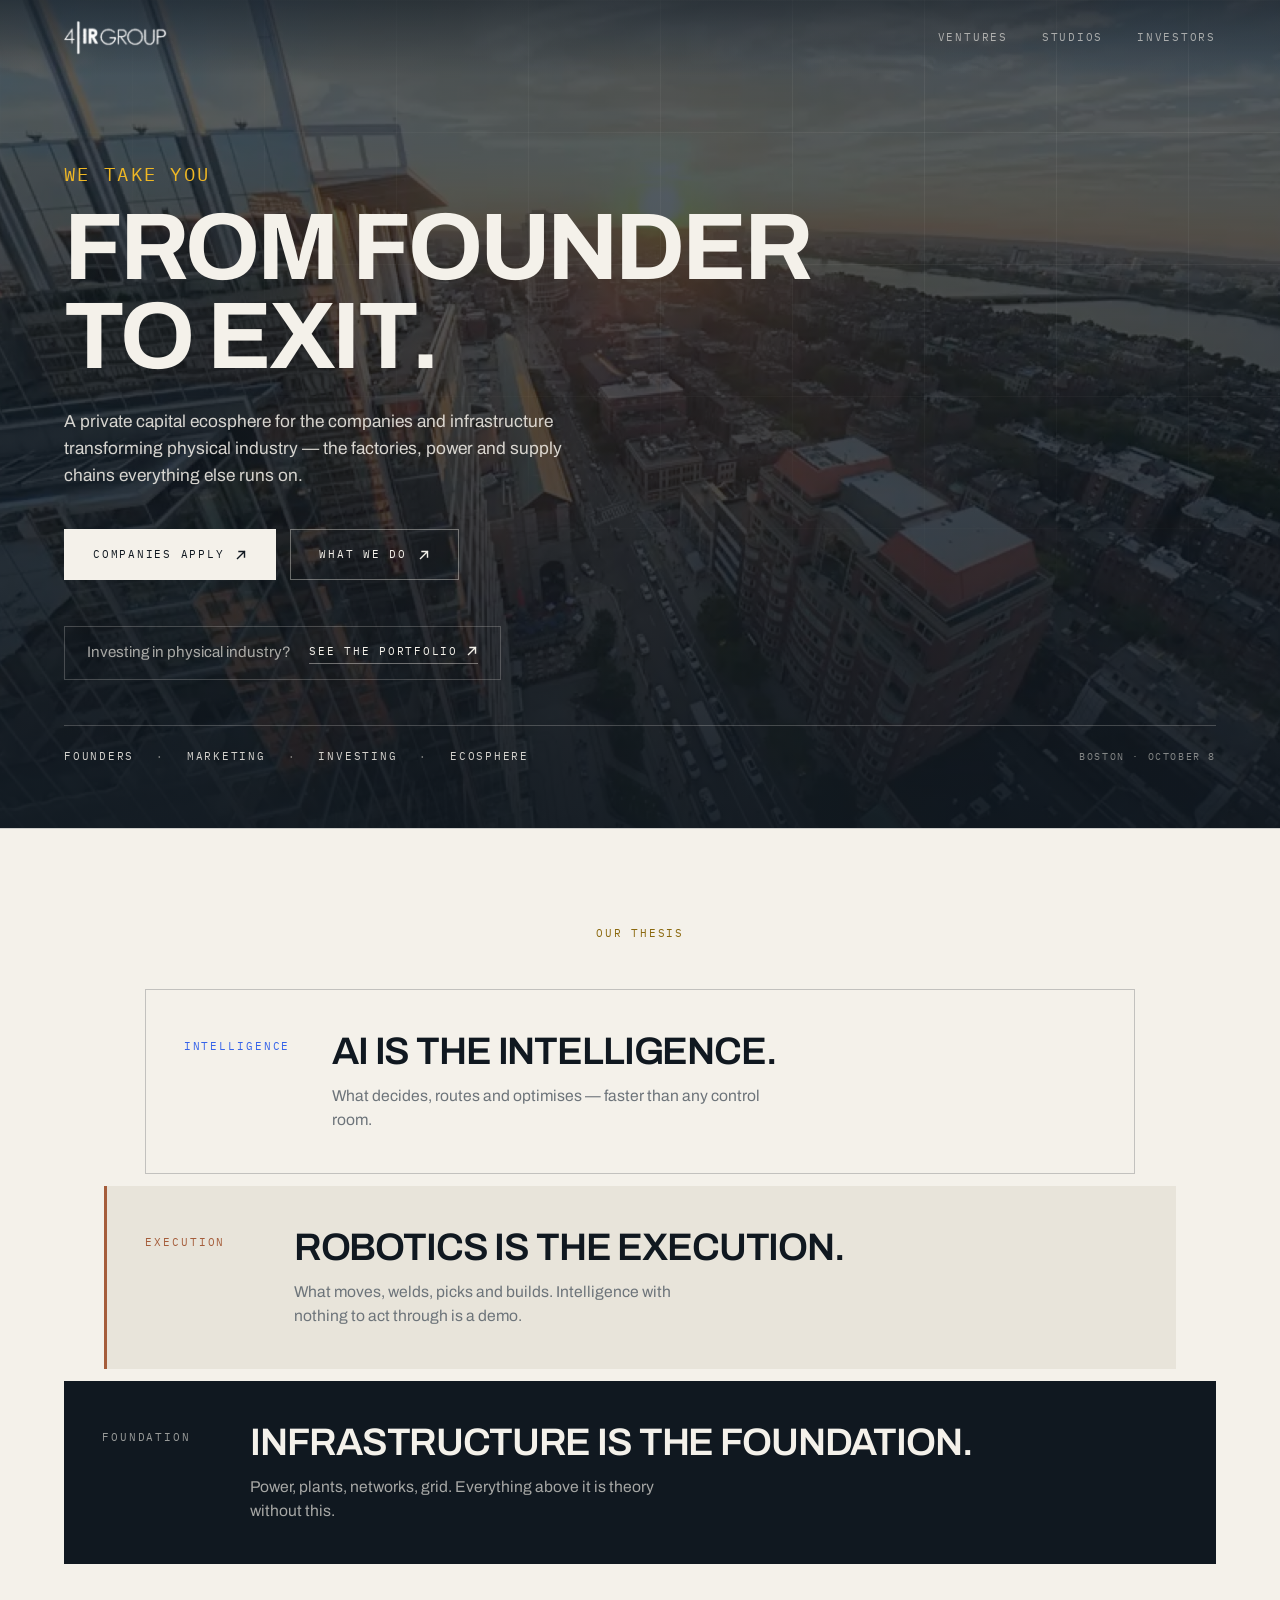
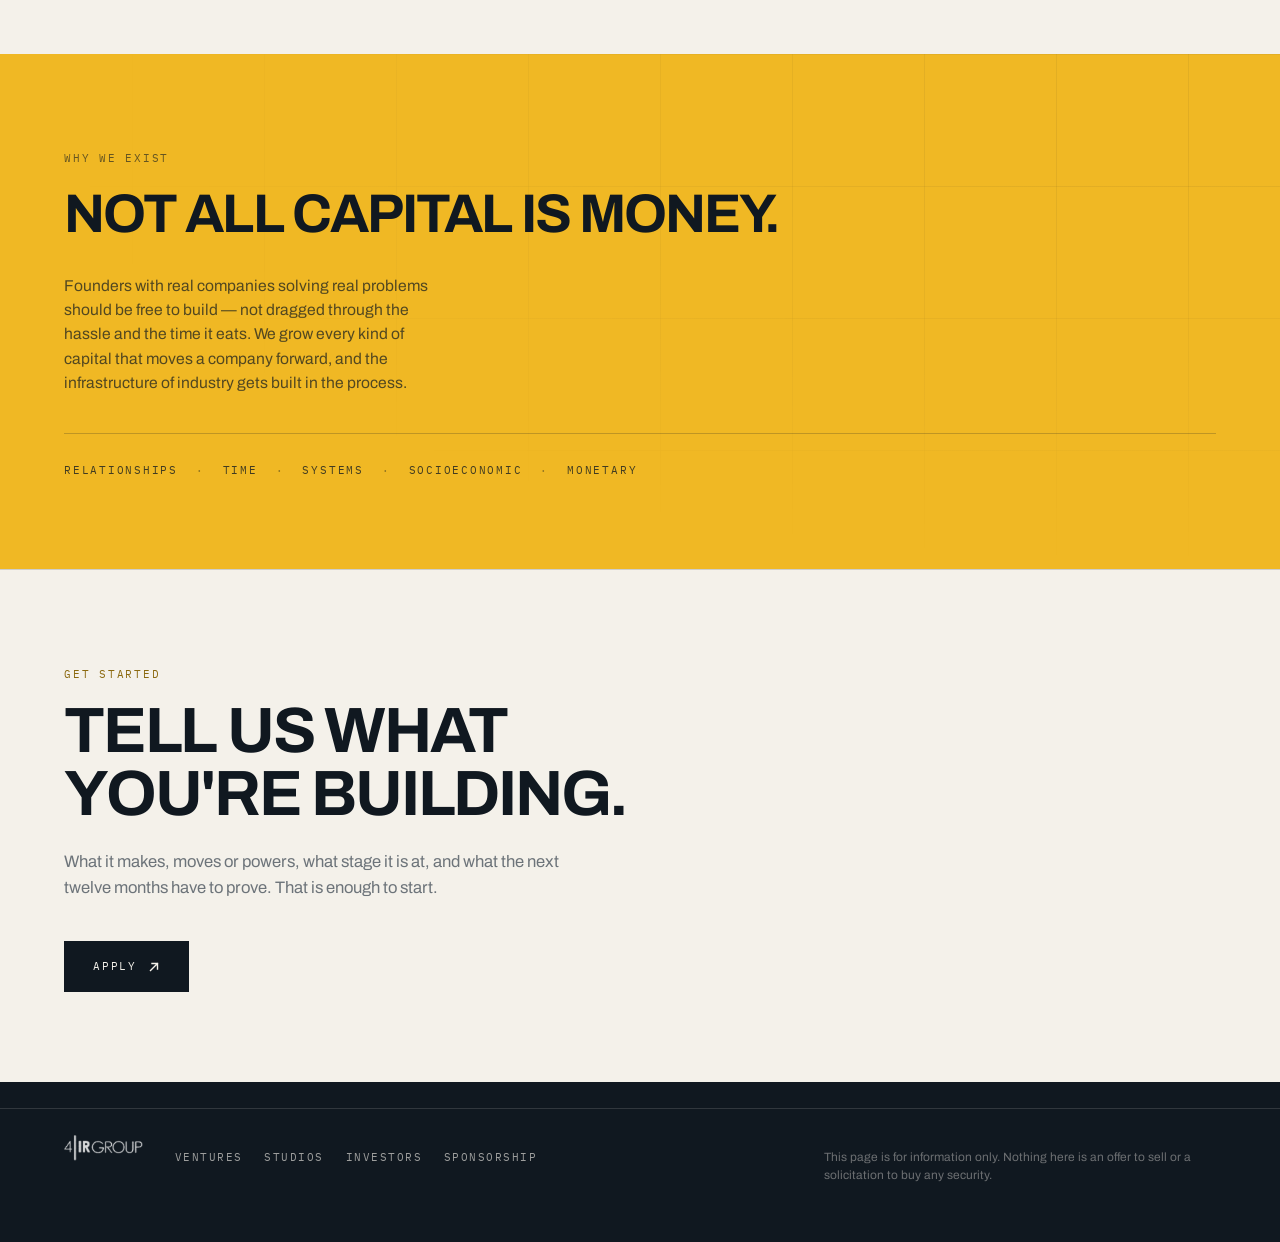
<file: index.html>
<!DOCTYPE html>
<html lang="en">
<head>
<meta charset="utf-8">
<meta name="viewport" content="width=device-width, initial-scale=1">
<title>4IR Group — From Founder to Exit</title>
<meta name="description" content="A private capital ecosphere for the companies and infrastructure transforming physical industry — the factories, power and supply chains everything else runs on.">
<link rel="preconnect" href="https://fonts.googleapis.com">
<link rel="preconnect" href="https://fonts.gstatic.com" crossorigin>
<link href="https://fonts.googleapis.com/css2?family=Archivo:wght@300;400;500;600;700&family=IBM+Plex+Mono:wght@400;500&display=swap" rel="stylesheet">
<link rel="stylesheet" href="/assets/site.css">
<style>

  /* ---------- hero ---------- */
  /* Video bed -> 45% wash -> brand grid -> content. Four layers, each with
     its own job: the wash carries legibility, the grid keeps the drone shot
     reading as ours rather than as stock footage. */
  .hero{
    position:relative;overflow:hidden;isolation:isolate;
    background:var(--midnight);color:var(--parchment);
    min-height:min(92vh,880px);
    display:flex;align-items:flex-end;
    padding:clamp(64px,13vh,132px) 0 clamp(44px,7vh,88px);
  }
  .hero-media{position:absolute;inset:0;z-index:-3;overflow:hidden}
  .hero-media video,.hero-media img{
    width:100%;height:100%;object-fit:cover;display:block;
    /* A touch of scale so the edges never show during the loop restart. */
    transform:scale(1.04);
  }
  /* The wash. --wash is the single number to turn when the footage needs to
     sit further back: everything else is derived from it, so the gradient
     keeps its shape and only the depth changes. The bottom stays heavier
     than the top because that is where the type sits. */
  .hero{--wash:.68}
  .hero::before{
    content:"";position:absolute;inset:0;z-index:-2;pointer-events:none;
    background:linear-gradient(
      to top,
      rgba(16,24,32,calc(var(--wash) + .24)) 0%,
      rgba(16,24,32,calc(var(--wash) + .06)) 40%,
      rgba(16,24,32,var(--wash)) 100%);
  }
  .hero::after{
    content:"";position:absolute;inset:0;z-index:-1;pointer-events:none;
    background-image:linear-gradient(rgba(244,241,234,.07) 1px,transparent 1px),
                     linear-gradient(90deg,rgba(244,241,234,.07) 1px,transparent 1px);
    background-size:132px 132px;
    mask-image:radial-gradient(120% 90% at 78% 14%,#000,transparent 72%);
    -webkit-mask-image:radial-gradient(120% 90% at 78% 14%,#000,transparent 72%);
  }
  .hero .wrap{position:relative;z-index:1;width:100%}
  /* 11px base, 75% up. Tracking eases off as it grows — .16em was set for
     small caps and gets loose at this size. */
  .hero .eyebrow{
    color:var(--gold);
    font-size:19.25px;
    letter-spacing:.12em;
  }
  @media(max-width:480px){
    .hero .eyebrow{font-size:16px;letter-spacing:.1em}
  }
  h1{
    margin:14px 0 0;
    font-size:clamp(2.5rem,7.4vw,6.1rem);
    line-height:.94;letter-spacing:-.035em;font-weight:700;text-transform:uppercase;
    max-width:14ch;
    text-wrap:balance;
  }
  .hero p.lede{
    margin:28px 0 0;max-width:50ch;
    font-size:clamp(1rem,1.35vw,1.2rem);
    color:rgba(244,241,234,.86);
  }
  .hero-foot{
    margin-top:clamp(34px,5vh,60px);
    padding-top:22px;
    border-top:1px solid rgba(244,241,234,.22);
    display:flex;flex-wrap:wrap;align-items:center;gap:20px 32px;
  }
  .pillars{display:flex;flex-wrap:wrap;gap:10px 22px}
  .pillars span{
    font-family:var(--mono);font-size:11px;letter-spacing:.16em;text-transform:uppercase;
    color:rgba(244,241,234,.86);
  }
  .pillars span+span::before{content:"\00b7";margin-right:22px;color:rgba(244,241,234,.45)}
  /* Four words have to hold one line on a phone. Type and spacing scale off
     the viewport so the row shrinks to fit rather than wrapping, and nowrap
     stops flex breaking it as a last resort. */
  @media(max-width:620px){
    .pillars{flex-wrap:nowrap;gap:0;width:100%}
    .pillars span{
      font-size:clamp(7.4px,2.06vw,11px);
      letter-spacing:.05em;
      white-space:nowrap;
    }
    .pillars span+span::before{
      margin-right:clamp(5px,1.5vw,10px);
      margin-left:clamp(5px,1.5vw,10px);
    }
  }
  /* Where the footage came from. Quiet, but it is a real room in a real city. */
  .hero-credit{
    margin-left:auto;
    font-family:var(--mono);font-size:10px;letter-spacing:.16em;text-transform:uppercase;
    color:rgba(244,241,234,.5);
  }
  @media(max-width:700px){
    .hero{min-height:auto}
    .hero-credit{margin-left:0}
  }
  /* Someone who asked for less motion gets the still frame. */
  @media (prefers-reduced-motion:reduce){
    .hero-media video{display:none}
  }

  /* ---------- buttons ---------- */
  .btn{
    display:inline-flex;align-items:center;gap:11px;
    font-family:var(--mono);font-size:11px;letter-spacing:.16em;text-transform:uppercase;
    text-decoration:none;padding:16px 28px;border:1px solid transparent;
    transition:background-color .2s,color .2s,border-color .2s;
  }
  .btn svg{flex:0 0 auto}
  .on-dark .btn-solid{background:var(--parchment);color:var(--midnight);border-color:var(--parchment)}
  .on-dark .btn-solid:hover{background:var(--cobalt);border-color:var(--cobalt);color:var(--parchment)}
  .on-dark .btn-line{color:var(--parchment);border-color:rgba(244,241,234,.38)}
  .on-dark .btn-line:hover{background:var(--parchment);color:var(--midnight);border-color:var(--parchment)}
  .btn-solid{background:var(--midnight);color:var(--parchment);border-color:var(--midnight)}
  .btn-solid:hover{background:var(--cobalt);border-color:var(--cobalt)}
  .actions{display:flex;flex-wrap:wrap;gap:12px 14px;margin-top:clamp(28px,4vw,40px)}

  /* ---------- the gap ---------- */
  /* One claim, set large, with nothing beside it. The argument for the whole
     page rests here, so it gets a band to itself. */
  .gap-claim{max-width:24ch}
  .gap-claim h2{
    margin:14px 0 0;
    font-size:clamp(1.9rem,4.6vw,3.6rem);
    line-height:1.0;letter-spacing:-.035em;font-weight:700;text-transform:uppercase;
  }
  .gap-body{margin:clamp(26px,3.4vw,34px) 0 0;max-width:58ch;color:var(--steel);font-size:clamp(1.02rem,1.35vw,1.15rem);line-height:1.62}
  .gap-body strong{color:var(--midnight);font-weight:600}

  /* ---------- the three offerings ---------- */
  /* Numbered, stacked, read top to bottom: the order is the argument. Cards
     side by side would say these are alternatives, and they are not. */
  .offers{list-style:none;margin:clamp(34px,5vw,58px) 0 0;padding:0}
  .offers li{
    display:grid;
    grid-template-columns:clamp(54px,7vw,92px) minmax(0,1fr);
    gap:clamp(18px,3.4vw,52px);
    padding:clamp(30px,4vw,46px) 0;
    border-top:var(--rule);
  }
  .offers li:last-child{border-bottom:var(--rule)}
  .offers .num{
    font-family:var(--mono);font-size:clamp(11px,1.1vw,13px);letter-spacing:.1em;
    color:var(--cobalt);padding-top:6px;
  }
  .offers .name{font-family:var(--mono);font-size:11px;letter-spacing:.16em;text-transform:uppercase;color:var(--steel)}
  .offers h3{
    margin:12px 0 0;max-width:22ch;
    font-size:clamp(1.35rem,3vw,2.25rem);
    line-height:1.04;letter-spacing:-.03em;font-weight:600;text-transform:uppercase;
  }
  .offers p{margin:18px 0 0;max-width:58ch;color:var(--steel);font-size:1.02rem;line-height:1.6}
  .offers a.more{
    display:inline-flex;align-items:center;gap:9px;margin-top:20px;
    font-family:var(--mono);font-size:11px;letter-spacing:.16em;text-transform:uppercase;
    text-decoration:none;color:var(--midnight);
    border-bottom:1px solid rgba(16,24,32,.3);padding-bottom:4px;
    transition:color .2s,border-color .2s;
  }
  .offers a.more:hover{color:var(--cobalt);border-color:var(--cobalt)}
  @media(max-width:560px){
    .offers li{grid-template-columns:1fr;gap:10px}
    .offers .num{padding-top:0}
  }

  /* ---------- section headings ---------- */
  .lead-in{max-width:54ch}
  .lead-in h2{
    margin:14px 0 0;
    font-size:clamp(1.6rem,3.4vw,2.6rem);
    line-height:1.04;letter-spacing:-.032em;font-weight:600;text-transform:uppercase;
  }
  .lead-in p{margin:20px 0 0;color:var(--steel);font-size:clamp(1rem,1.3vw,1.1rem);line-height:1.6}

  /* ---------- close ---------- */
  .close h2{
    margin:14px 0 0;max-width:16ch;
    font-size:clamp(2rem,5.2vw,4rem);
    line-height:.98;letter-spacing:-.035em;font-weight:700;text-transform:uppercase;
  }
  .close p{margin:22px 0 0;max-width:52ch;color:var(--steel);font-size:clamp(1rem,1.3vw,1.1rem);line-height:1.6}

  /* ---------- centred statement ---------- */
  /* The page is otherwise a left column. Centring the one claim the whole
     argument rests on gives the eye somewhere to stop. */
  .statement{text-align:center;max-width:22ch;margin:0 auto}
  /* 22ch was set for a four-word claim. A full sentence needs room, or it
     stacks into a column of single words. */
  .statement.wide{max-width:30ch}
  .statement h1,.statement h2{
    margin:16px 0 0;
    font-size:clamp(2rem,5.4vw,4.2rem);
    line-height:.98;letter-spacing:-.038em;font-weight:700;text-transform:uppercase;
    text-wrap:balance;
  }
  .statement-body{
    margin:clamp(28px,4vw,42px) auto 0;max-width:54ch;text-align:center;
    color:var(--steel);font-size:clamp(1.02rem,1.4vw,1.2rem);line-height:1.65;
  }
  .statement-body strong{color:var(--midnight);font-weight:600}

  /* ---------- offering rows ---------- */
  /* Image and text swap sides down the page. The zigzag is what stops three
     long blocks reading as one wall of left-aligned copy. */
  .offer{
    display:grid;grid-template-columns:minmax(0,1fr) minmax(0,1fr);
    gap:clamp(26px,5vw,76px);align-items:center;
    padding:clamp(40px,6vw,84px) 0;
    border-top:var(--rule);
  }
  .offer:last-of-type{border-bottom:var(--rule)}
  .offer:nth-child(even) .offer-text{order:-1}
  .offer .num{font-family:var(--mono);font-size:11px;letter-spacing:.16em;color:var(--cobalt)}
  .offer .name{
    display:block;margin:0 0 14px;
    font-family:var(--mono);font-size:11px;letter-spacing:.16em;text-transform:uppercase;color:var(--steel);
  }
  .offer h3{
    margin:0;max-width:20ch;
    font-size:clamp(1.5rem,3.2vw,2.5rem);
    line-height:1.03;letter-spacing:-.032em;font-weight:600;text-transform:uppercase;
  }
  .offer p{margin:20px 0 0;max-width:52ch;color:var(--steel);font-size:1.02rem;line-height:1.62}
  .offer .more{
    display:inline-flex;align-items:center;gap:9px;margin-top:24px;
    font-family:var(--mono);font-size:11px;letter-spacing:.16em;text-transform:uppercase;
    text-decoration:none;color:var(--midnight);
    border-bottom:1px solid rgba(16,24,32,.3);padding-bottom:4px;
    transition:color .2s,border-color .2s;
  }
  .offer .more:hover{color:var(--cobalt);border-color:var(--cobalt)}
  .offer .head{display:flex;align-items:baseline;gap:16px;margin-bottom:14px}

  /* Picture box. Drop a file in with the named path and it just works. */
  .shot{
    position:relative;aspect-ratio:4/3;overflow:hidden;
    background:var(--parchment-deep);
    border:1px solid rgba(16,24,32,.16);
  }
  .shot img{width:100%;height:100%;object-fit:cover;display:block}
  .shot-hint{
    position:absolute;inset:0;display:flex;flex-direction:column;
    align-items:center;justify-content:center;gap:8px;text-align:center;padding:24px;
    font-family:var(--mono);font-size:10.5px;letter-spacing:.16em;text-transform:uppercase;
    color:var(--steel);
  }
  .shot-hint b{font-weight:500;color:var(--midnight);letter-spacing:.2em}
  @media(max-width:820px){
    .offer{grid-template-columns:1fr;gap:26px}
    .offer:nth-child(even) .offer-text{order:0}
  }

  /* ---------- the stack ---------- */
  /* The claim is that these are layers, so the block is built as layers.
     Each stratum is narrower than the one holding it up, and the foundation
     is widest, darkest and lands first. The shape is the argument — the
     hierarchy is legible before a word is read. */
  .strata{margin-top:clamp(26px,3.6vw,44px);display:flex;flex-direction:column;align-items:center;gap:clamp(8px,1vw,12px)}
  .stratum{
    width:100%;position:relative;
    display:grid;grid-template-columns:clamp(74px,9vw,128px) minmax(0,1fr);
    align-items:start;gap:clamp(14px,2.6vw,38px);
    padding:clamp(24px,3.4vw,42px) clamp(20px,3vw,38px);
    opacity:0;transform:translateY(28px);
    transition:opacity .6s cubic-bezier(.22,1.1,.36,1),
               transform .6s cubic-bezier(.22,1.1,.36,1),
               box-shadow .3s ease;
  }
  .strata.in .stratum{opacity:1;transform:none}
  /* Bottom up: the ground, then what runs on it, then what directs it. */
  .strata.in .s-foundation{transition-delay:0s}
  .strata.in .s-execution{transition-delay:.24s}
  .strata.in .s-intelligence{transition-delay:.48s}

  .s-foundation{width:100%;background:var(--midnight);color:var(--parchment)}
  .s-execution{width:93%;background:var(--parchment-deep);border-left:3px solid var(--oxide)}
  .s-intelligence{width:86%;background:transparent;border:1px solid rgba(16,24,32,.22)}
  .stratum:hover{box-shadow:0 16px 44px rgba(16,24,32,.14)}

  .stratum .tag{
    font-family:var(--mono);font-size:10.5px;letter-spacing:.18em;text-transform:uppercase;
    white-space:nowrap;padding-top:.5em;
  }
  .s-foundation .tag{color:rgba(244,241,234,.6)}
  .s-execution .tag{color:var(--oxide)}
  .s-intelligence .tag{color:var(--cobalt)}
  .stratum .line{
    margin:0;
    font-size:clamp(1.25rem,3.1vw,2.4rem);
    line-height:1.04;letter-spacing:-.03em;font-weight:600;text-transform:uppercase;
  }
  /* The supporting line arrives just after its layer has landed. */
  .stratum .sub{
    margin:12px 0 0;font-size:.98rem;line-height:1.5;max-width:48ch;color:var(--steel);
    opacity:0;transform:translateY(6px);
    transition:opacity .45s ease,transform .45s ease;
  }
  .s-foundation .sub{color:rgba(244,241,234,.66)}
  .strata.in .stratum .sub{opacity:1;transform:none}
  .strata.in .s-foundation .sub{transition-delay:.26s}
  .strata.in .s-execution .sub{transition-delay:.50s}
  .strata.in .s-intelligence .sub{transition-delay:.74s}

  @media(max-width:700px){
    .stratum{grid-template-columns:1fr;gap:10px;width:100%}
    .s-execution,.s-intelligence{width:100%}
    .stratum .tag{padding-top:0}
  }
  @media (prefers-reduced-motion:reduce){
    .stratum,.stratum .sub{opacity:1;transform:none;transition:none}
  }
</style>
</head>
<body class="hero-top">

<header class="masthead">
  <div class="wrap">
    <a class="wordmark" href="/"><img class="logo" src="[data-uri]" alt="4IR Group"></a>
    <nav>
      <a href="/ventures/">Ventures</a>
      <a href="/studios/">Studios</a>
      <a href="/investors/">Investors</a>
    </nav>
  </div>
</header>

<main id="top">




  <!-- CLOSE -->
  <!-- HERO — the promise, then what it is in plain nouns. -->
  <section class="hero on-dark">
    <div class="hero-media" aria-hidden="true">
      <video autoplay muted loop playsinline preload="auto" poster="/assets/hero-boston.jpg">
        <source src="/assets/hero-boston.mp4" type="video/mp4">
      </video>
    </div>
    <div class="wrap">
      <span class="eyebrow">We take you</span>
      <h1>From founder to exit.</h1>
      <p class="lede">A private capital ecosphere for the companies and infrastructure transforming physical industry — the factories, power and supply chains everything else runs on.</p>
      <div class="actions">
        <button class="btn btn-solid" type="button" data-form="company">Companies apply <svg width="12" height="12" viewBox="0 0 12 12" fill="none" aria-hidden="true"><path d="M2.5 9.5L9.5 2.5M9.5 2.5H4M9.5 2.5V8" stroke="currentColor" stroke-width="1.4" stroke-linecap="square"/></svg></button>
        <a class="btn btn-line" href="/ventures/">What we do <svg width="12" height="12" viewBox="0 0 12 12" fill="none" aria-hidden="true"><path d="M2.5 9.5L9.5 2.5M9.5 2.5H4M9.5 2.5V8" stroke="currentColor" stroke-width="1.4" stroke-linecap="square"/></svg></a>
      </div>
      <div class="aud-bar">
        Investing in physical industry?
        <a href="/ventures/#portfolio">See the portfolio <svg width="12" height="12" viewBox="0 0 12 12" fill="none" aria-hidden="true"><path d="M2.5 9.5L9.5 2.5M9.5 2.5H4M9.5 2.5V8" stroke="currentColor" stroke-width="1.4" stroke-linecap="square"/></svg></a>
      </div>
      <div class="hero-foot">
        <div class="pillars">
          <span>Founders</span><span>Marketing</span><span>Investing</span><span>Ecosphere</span>
        </div>
        <span class="hero-credit">Boston · October 8</span>
      </div>
    </div>
  </section>

  <!-- THESIS — the opening block. Built bottom up, because that is the claim. -->
  <section class="band" id="thesis">
    <div class="wrap">
      <!-- Label only, no heading: the hero already carries the page's h1, and
           a second one competing with it is why this came out before. -->
      <div class="statement">
        <span class="eyebrow">Our thesis</span>
      </div>

      <div class="strata" id="strata">
        <div class="stratum s-intelligence">
          <span class="tag">Intelligence</span>
          <div>
            <p class="line">AI is the intelligence.</p>
            <p class="sub">What decides, routes and optimises — faster than any control room.</p>
          </div>
        </div>
        <div class="stratum s-execution">
          <span class="tag">Execution</span>
          <div>
            <p class="line">Robotics is the execution.</p>
            <p class="sub">What moves, welds, picks and builds. Intelligence with nothing to act through is a demo.</p>
          </div>
        </div>
        <div class="stratum s-foundation">
          <span class="tag">Foundation</span>
          <div>
            <p class="line">Infrastructure is the foundation.</p>
            <p class="sub">Power, plants, networks, grid. Everything above it is theory without this.</p>
          </div>
        </div>
      </div>
    </div>
  </section>


  <section class="band gold">
    <div class="wrap">
      <span class="eyebrow">Why we exist</span>
      <p>Not all capital is money.</p>
      <p class="attrib">Founders with real companies solving real problems should be free to build — not dragged through the hassle and the time it eats. We grow every kind of capital that moves a company forward, and the infrastructure of industry gets built in the process.</p>
      <ul class="kinds">
        <li>Relationships</li>
        <li>Time</li>
        <li>Systems</li>
        <li>Socioeconomic</li>
        <li>Monetary</li>
      </ul>
    </div>
  </section>
  <section class="band close">
    <div class="wrap">
      <span class="eyebrow">Get started</span>
      <h2>Tell us what you're building.</h2>
      <p>What it makes, moves or powers, what stage it is at, and what the next twelve months have to prove. That is enough to start.</p>
      <div class="actions">
        <button class="btn btn-solid" type="button" data-form="company">Apply <svg width="12" height="12" viewBox="0 0 12 12" fill="none" aria-hidden="true"><path d="M2.5 9.5L9.5 2.5M9.5 2.5H4M9.5 2.5V8" stroke="currentColor" stroke-width="1.4" stroke-linecap="square"/></svg></button>
      </div>
    </div>
  </section>

</main>

<script>
  // Autoplay is refused often enough that the attribute alone is not a plan.
  // Muted playback is permitted everywhere, so ask again once the file is
  // ready and fall back to the poster frame without complaining.
  (function () {
    var v = document.querySelector('.hero-media video');
    if (!v) return;
    if (window.matchMedia('(prefers-reduced-motion: reduce)').matches) { v.remove(); return; }
    var go = function () { var p = v.play(); if (p && p.catch) p.catch(function () {}); };
    v.addEventListener('canplay', go, { once: true });
    go();
  })();
</script>

<footer>
  <div class="wrap">
    <img class="logo logo-sm" src="[data-uri]" alt="4IR Group">
    <nav class="foot-nav" aria-label="Footer">
      <a href="/ventures/">Ventures</a>
      <a href="/studios/">Studios</a>
      <a href="/investors/">Investors</a>
      <a href="/studios/fallroadshow/">Sponsorship</a>
    </nav>
    <p class="legal">This page is for information only. Nothing here is an offer to sell or a solicitation to buy any security.</p>
  </div>
</footer>

<script>
  // Foundation arrives first, then execution, then intelligence.
  var stack = document.getElementById('stack');
  var reduce = window.matchMedia('(prefers-reduced-motion: reduce)').matches;
  if (stack) {
    if (reduce || !('IntersectionObserver' in window)) {
      stack.classList.add('in');
    } else {
      new IntersectionObserver(function(entries, obs){
        entries.forEach(function(e){
          if (e.isIntersecting) { stack.classList.add('in'); obs.disconnect(); }
        });
      }, {threshold:0.25}).observe(stack);
    }
  }
</script>



<script>
  // One trigger on the group: they stack as a set and the delays do the
  // ordering, so the ground is always down before anything lands on it.
  (function () {
    var st = document.getElementById('strata');
    if (!st) return;
    if (window.matchMedia('(prefers-reduced-motion: reduce)').matches ||
        !('IntersectionObserver' in window)) { st.classList.add('in'); return; }
    new IntersectionObserver(function (e, o) {
      if (!e[0].isIntersecting) return;
      st.classList.add('in'); o.disconnect();
    }, { threshold: 0.2 }).observe(st);
  })();
</script>
<script src="/assets/form.js" defer></script>

<!-- Netlify parses forms out of deployed HTML at build time, and it cannot
     see the one assets/form.js injects at runtime. This hidden copy on the
     home page registers the field names. __forms.html carries the same stub;
     both exist so detection has more than one place to find it. Keep the
     names in step with form.js or submissions are rejected. -->
<form name="enquiry" method="POST" data-netlify="true" netlify-honeypot="bot-field" hidden>
  <input type="hidden" name="form-name" value="enquiry">
  <input name="bot-field">
  <select name="interest">
    <option value="company"></option><option value="investing"></option>
    <option value="sponsorship"></option><option value="studios"></option>
    <option value="other"></option>
  </select>
  <input name="name"><input type="email" name="email">
  <input name="company"><input name="website">
  <textarea name="message"></textarea>
</form>
</body>
</html>
</file>
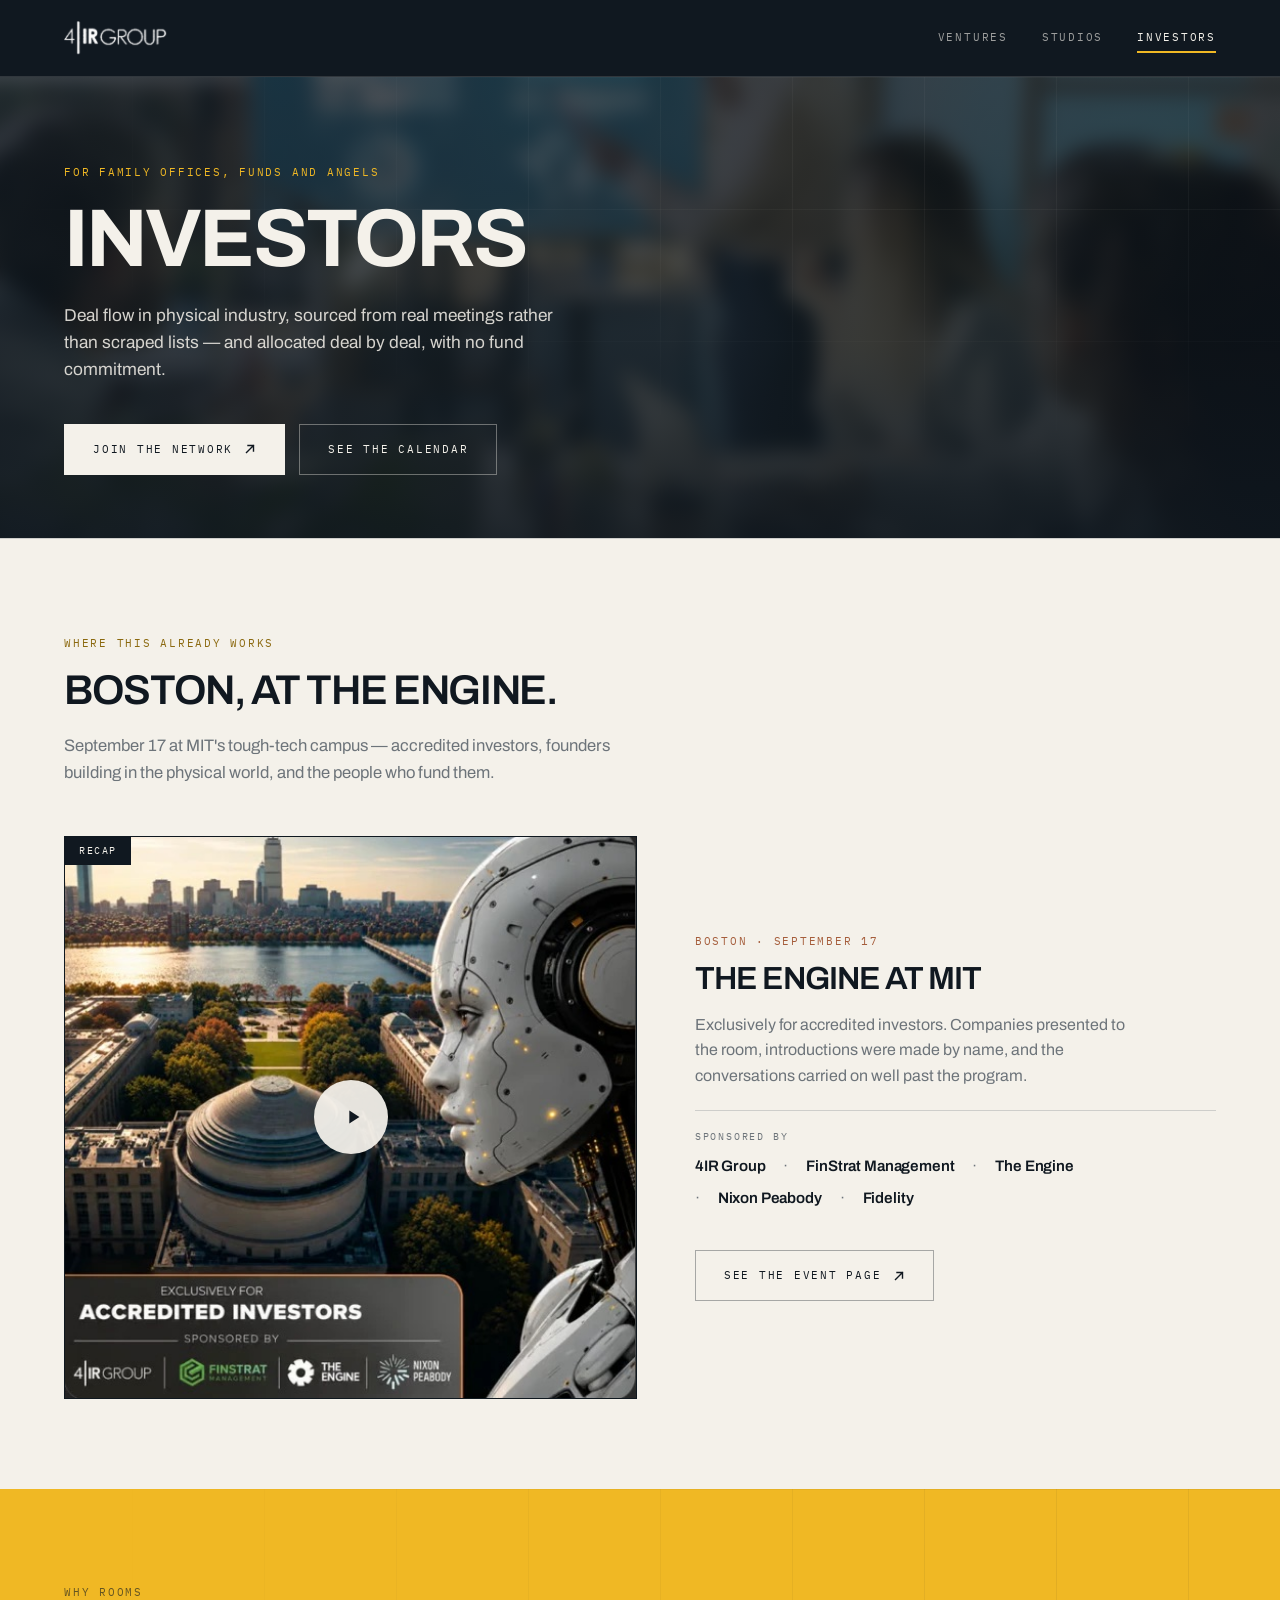
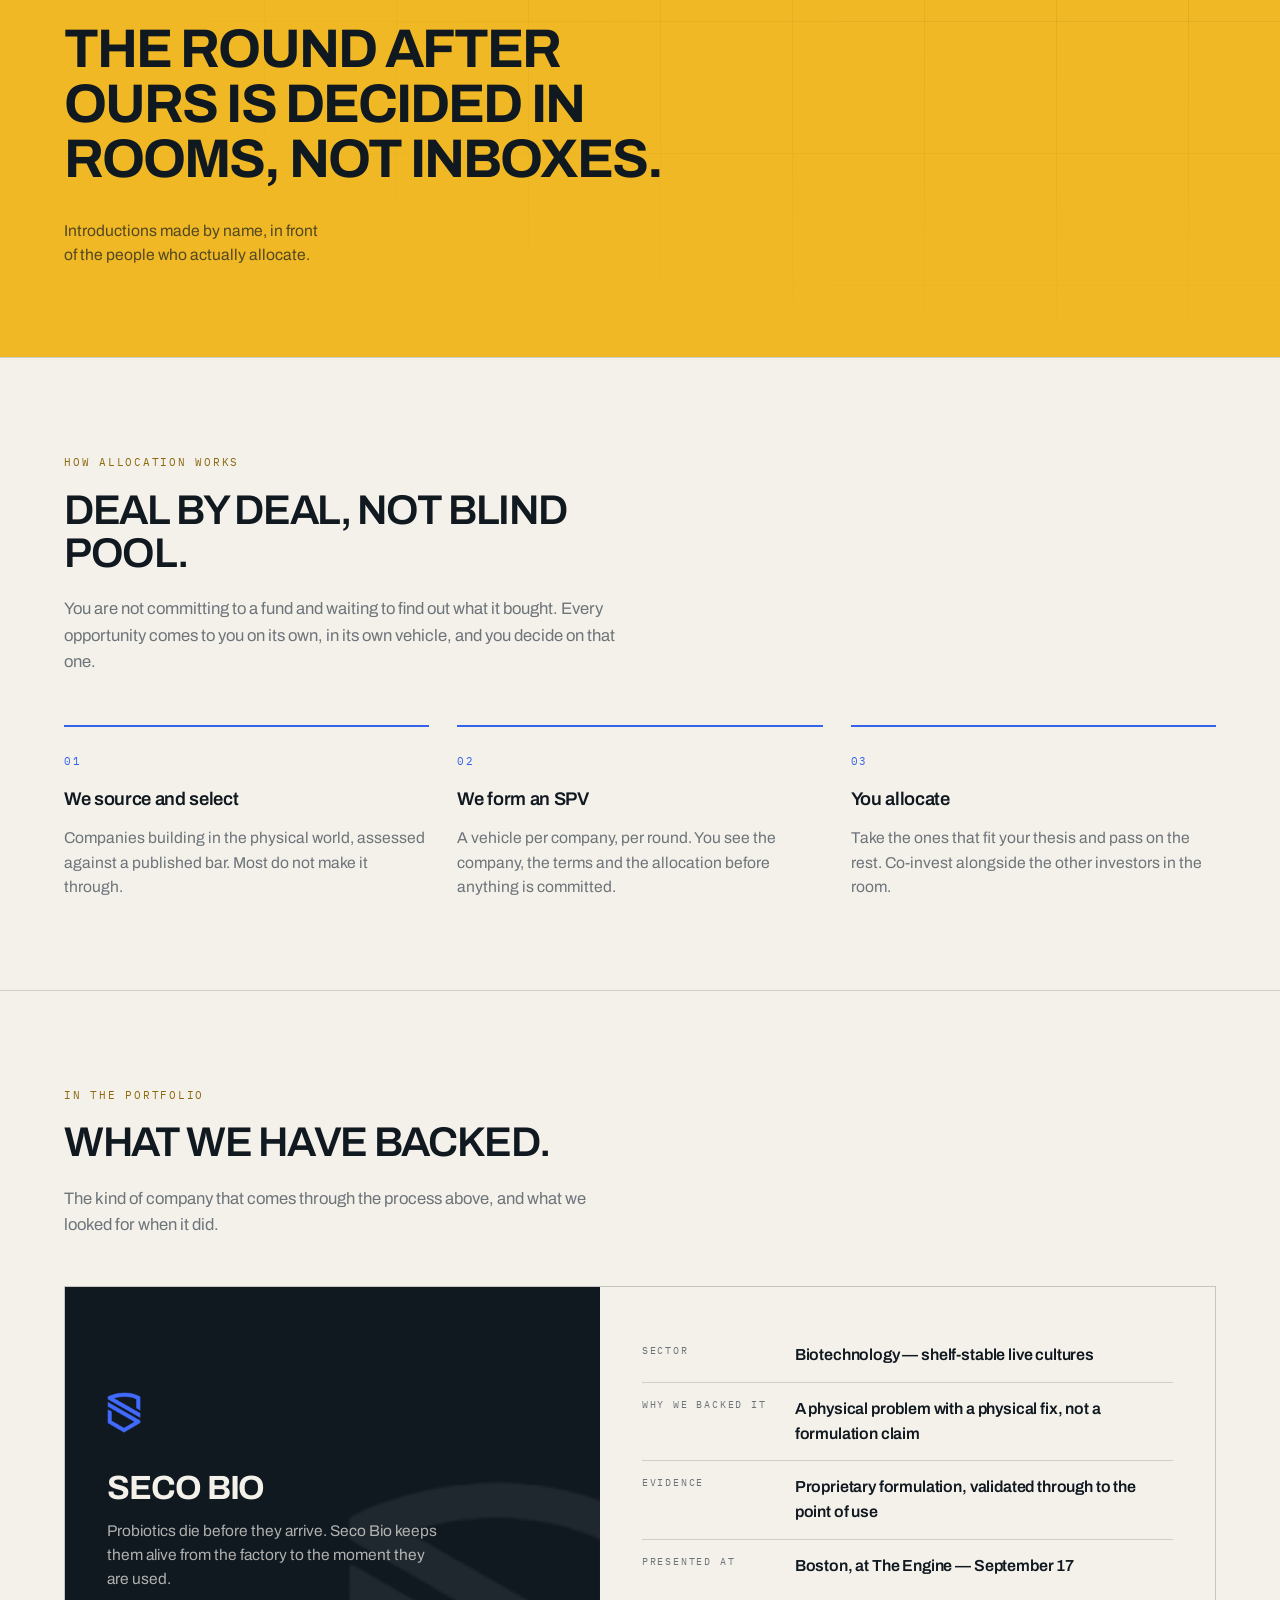
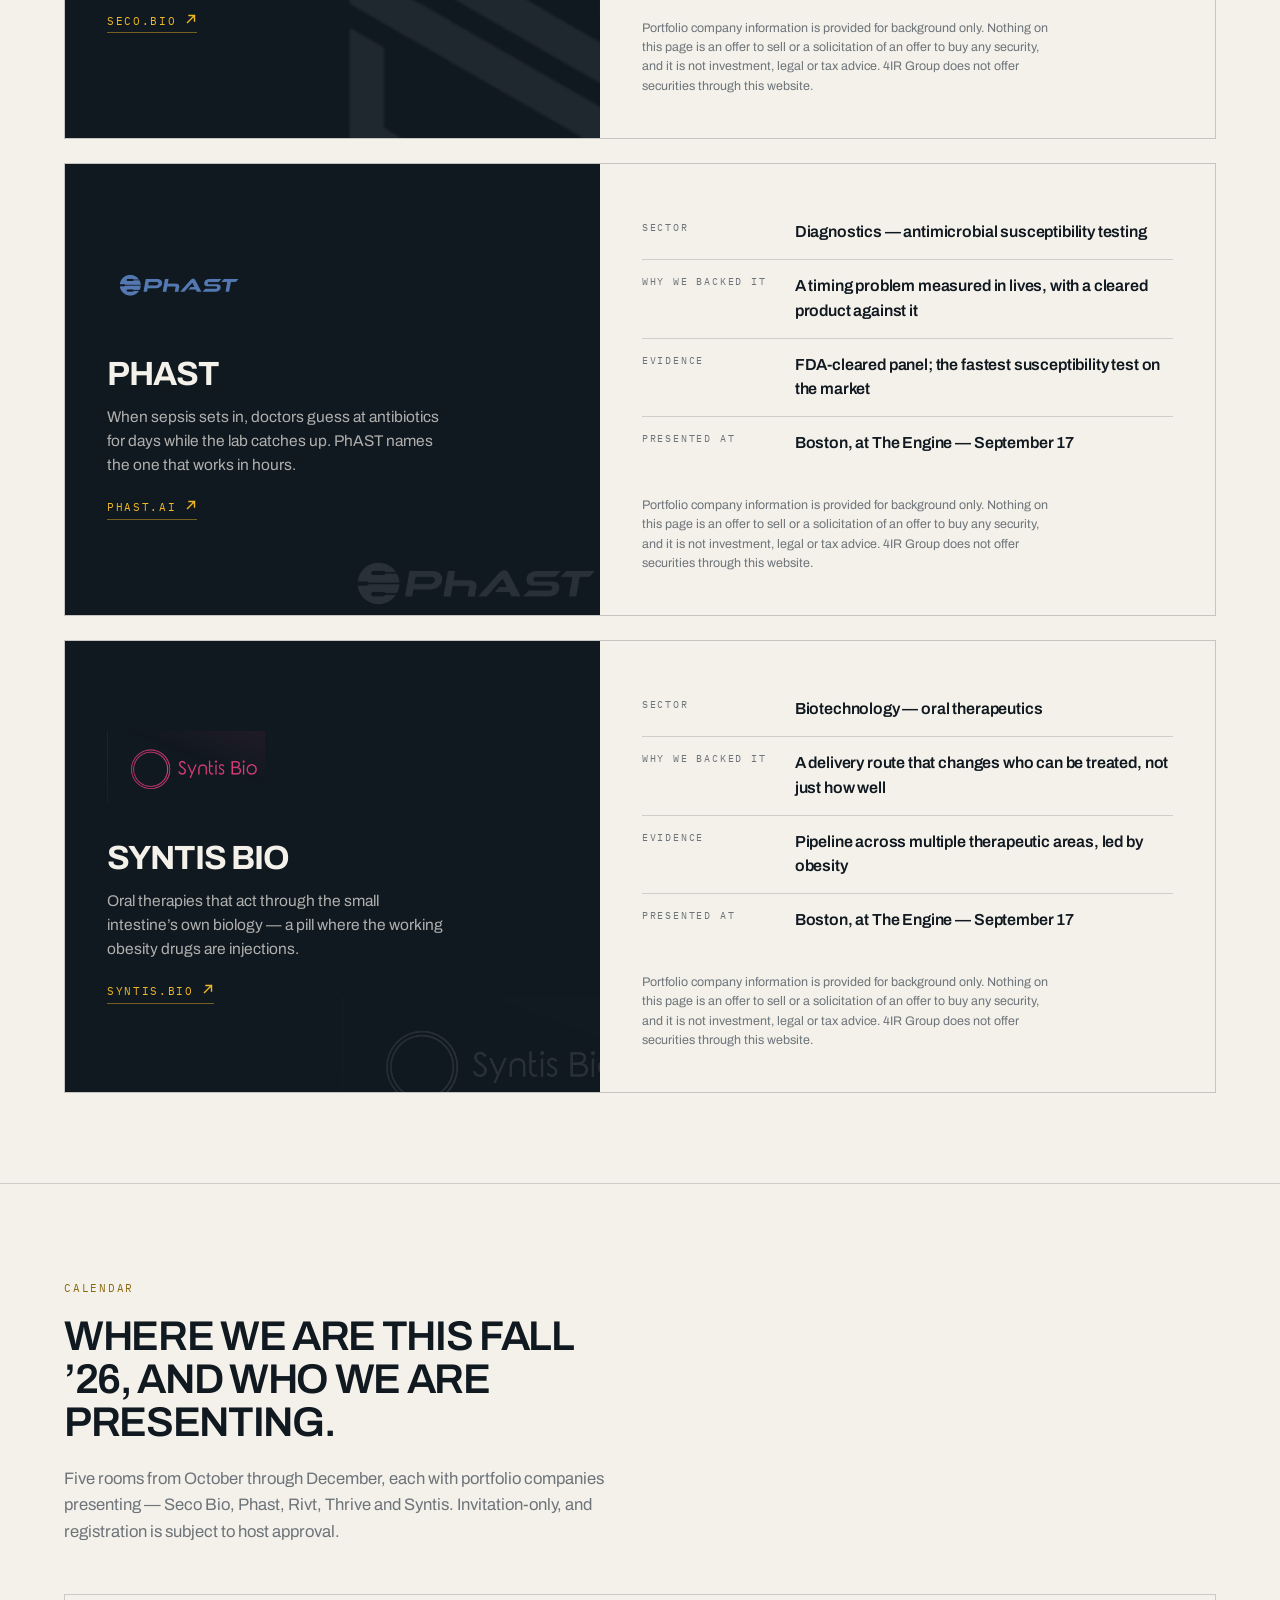
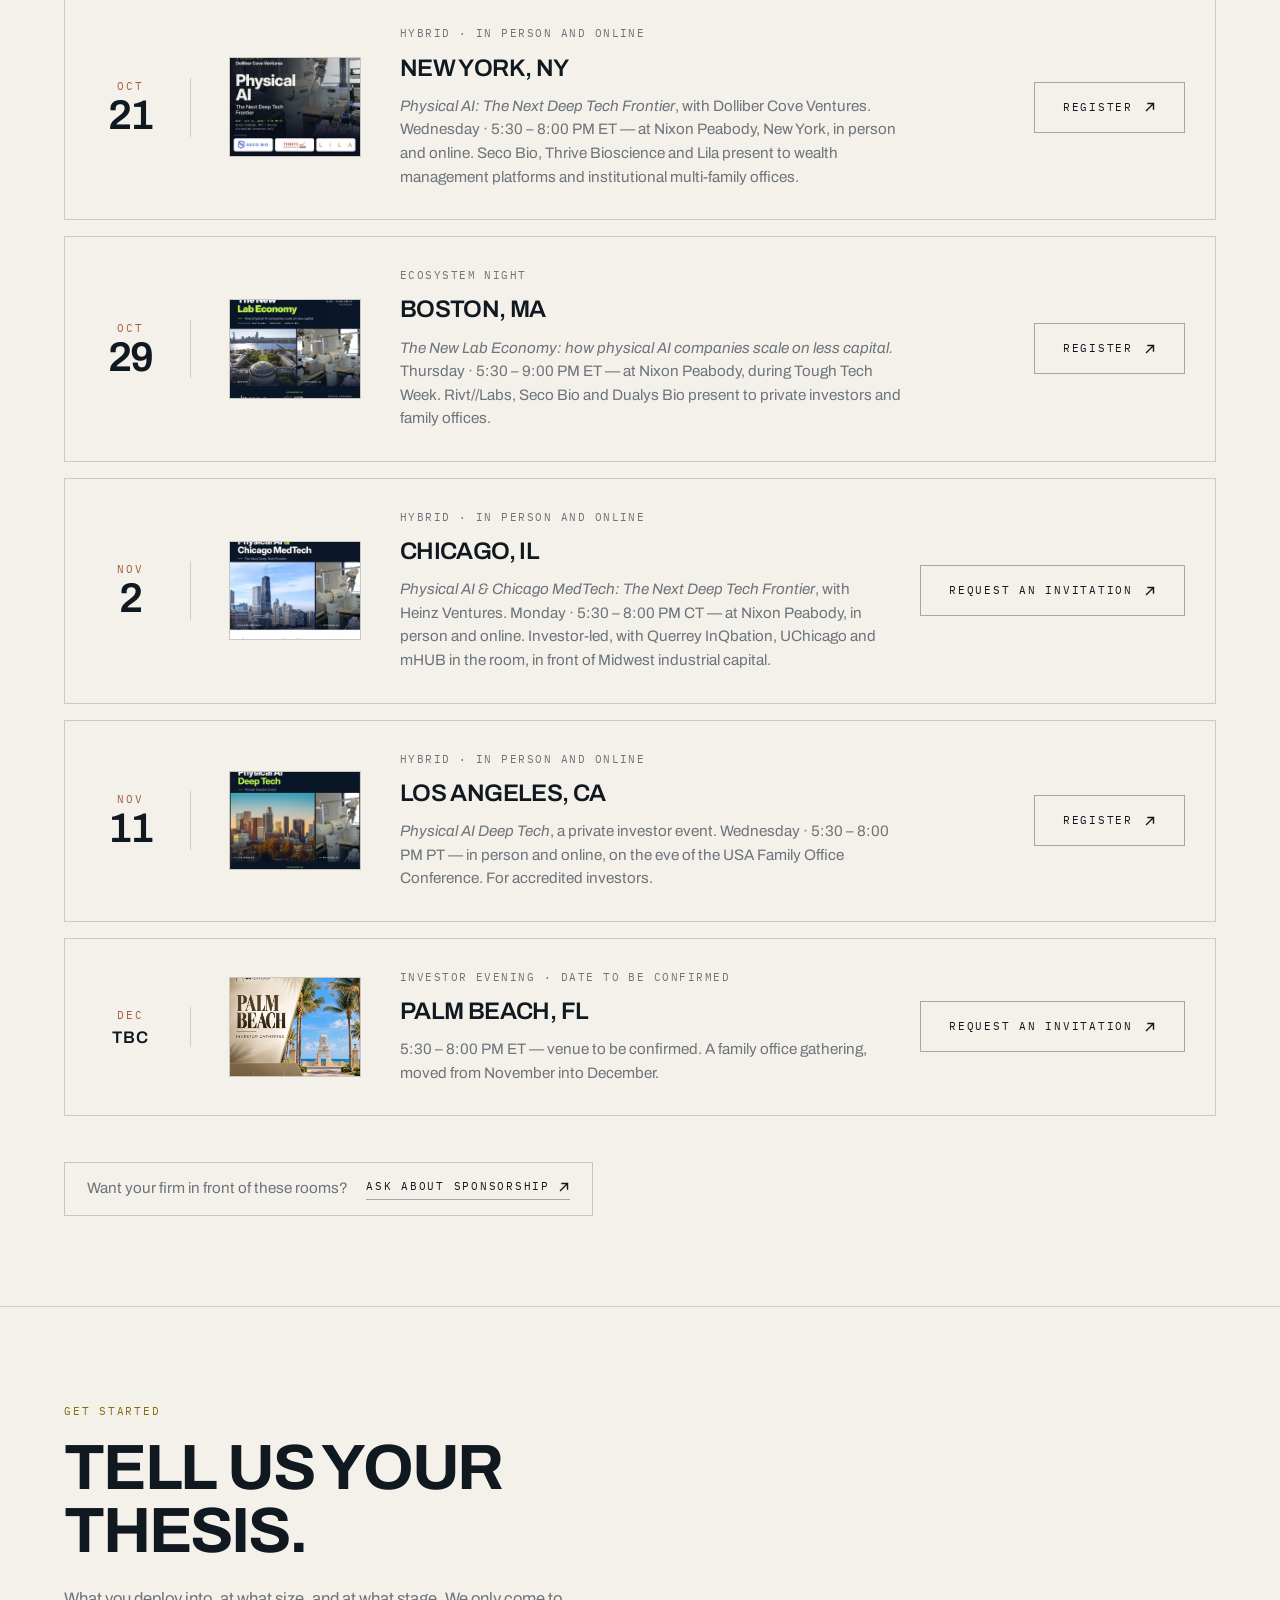
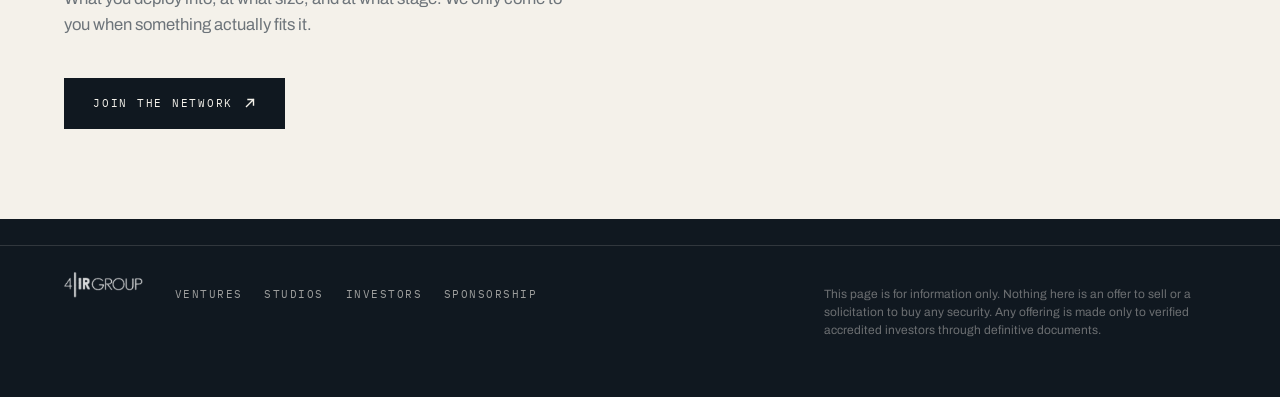
<file: investors/index.html>
<!DOCTYPE html>
<html lang="en">
<head>
<meta charset="utf-8">
<meta name="viewport" content="width=device-width, initial-scale=1">
<title>Investors — 4IR Group</title>
<meta name="description" content="Deal flow in physical industry, allocated deal by deal through SPVs. Investor evenings in five cities.">
<link rel="preconnect" href="https://fonts.googleapis.com">
<link rel="preconnect" href="https://fonts.gstatic.com" crossorigin>
<link href="https://fonts.googleapis.com/css2?family=Archivo:wght@300;400;500;600;700&family=IBM+Plex+Mono:wght@400;500&display=swap" rel="stylesheet">
<link rel="stylesheet" href="/assets/site.css">
<style>

  /* ---------- how allocation works ---------- */
  .steps{list-style:none;margin:clamp(30px,4.5vw,50px) 0 0;padding:0;display:grid;grid-template-columns:repeat(3,minmax(0,1fr));gap:clamp(18px,2.6vw,28px)}
  .steps li{border-top:2px solid var(--cobalt);padding:22px 0 0}
  .steps .n{font-family:var(--mono);font-size:11px;letter-spacing:.16em;color:var(--cobalt)}
  .steps h3{margin:12px 0 0;font-size:1.15rem;font-weight:600;letter-spacing:-.018em}
  .steps p{margin:12px 0 0;color:var(--steel);font-size:.98rem;line-height:1.58}
  @media(max-width:760px){.steps{grid-template-columns:1fr}}

  /* ---------- events: date block, detail, register ---------- */
  /* The date is the thing an investor scans for, so it is set large and sits
     in its own column rather than being buried in a line of body copy. */
  .events{list-style:none;margin:clamp(30px,4.5vw,50px) 0 0;padding:0;display:flex;flex-direction:column;gap:16px}
  .events li{
    display:grid;grid-template-columns:96px 132px minmax(0,1fr) auto;
    gap:clamp(18px,3vw,40px);align-items:center;
    border:1px solid rgba(16,24,32,.18);
    padding:clamp(20px,2.8vw,30px);
    transition:border-color .2s,transform .2s;
  }
  .events li:hover{border-color:var(--cobalt);transform:translateY(-2px)}
  .events .date{text-align:center;border-right:var(--rule);padding-right:clamp(12px,2vw,24px)}
  .events .mon{font-family:var(--mono);font-size:11px;letter-spacing:.16em;text-transform:uppercase;color:var(--oxide)}
  .events .day{font-size:clamp(1.9rem,3.4vw,2.6rem);font-weight:600;letter-spacing:-.04em;line-height:1}
  .events .where{font-family:var(--mono);font-size:10.5px;letter-spacing:.14em;text-transform:uppercase;color:var(--steel)}
  .events h3{margin:8px 0 0;font-size:clamp(1.15rem,2vw,1.5rem);font-weight:600;text-transform:uppercase;letter-spacing:-.025em}
  .events p{margin:8px 0 0;color:var(--steel);font-size:.95rem;line-height:1.55;max-width:56ch}
  /* The Luma cover is the thing people recognise, so it earns a column of
     its own next to the date rather than being dropped into the copy. */
  .events .cover{overflow:hidden;border:1px solid rgba(16,24,32,.14);line-height:0;background:var(--parchment-deep)}
  .events .day.tbc{font-size:1.05rem;letter-spacing:.06em;padding-top:6px}
  .events .cover.noart{display:flex;align-items:center;justify-content:center;aspect-ratio:4/3;
    background:var(--midnight);border-color:var(--midnight)}
  .events .cover.noart span{font-family:var(--mono);font-size:10.5px;letter-spacing:.18em;
    text-transform:uppercase;color:var(--gold);line-height:1.3;text-align:center;padding:0 8px}
  .events .cover img{width:100%;aspect-ratio:4/3;object-fit:cover;display:block;transition:transform .5s cubic-bezier(.2,.7,.2,1)}
  .events li:hover .cover img{transform:scale(1.05)}
  @media(max-width:980px){
    .events li{grid-template-columns:76px 104px minmax(0,1fr);row-gap:18px}
    .events .cta-cell{grid-column:1 / -1}
  }
  @media(max-width:620px){
    .events li{grid-template-columns:76px minmax(0,1fr)}
    .events .cover{grid-column:1 / -1;max-width:220px}
  }
  @media(max-width:460px){
    .events li{grid-template-columns:1fr}
    .events .date{text-align:left;border-right:none;border-bottom:var(--rule);padding:0 0 12px;display:flex;align-items:baseline;gap:10px}
  }

  /* ---------- past events ---------- */
  /* A facade, not an embed: the thumbnail is ours and YouTube's player only
     loads if someone actually clicks. Nothing third-party runs otherwise. */
  .past{display:grid;grid-template-columns:minmax(0,1.1fr) minmax(0,1fr);gap:clamp(26px,4.5vw,64px);align-items:center;margin-top:clamp(30px,4.5vw,50px)}
  .vidcard{position:relative;display:block;border:1px solid rgba(16,24,32,.18);overflow:hidden;background:var(--midnight);line-height:0;cursor:pointer;padding:0;width:100%}
  .vidcard img{width:100%;height:auto;display:block;transition:transform .5s cubic-bezier(.2,.7,.2,1),opacity .3s}
  .vidcard:hover img{transform:scale(1.03);opacity:.88}
  .vidcard .play{
    position:absolute;inset:0;display:flex;align-items:center;justify-content:center;pointer-events:none;
  }
  .vidcard .play span{
    width:74px;height:74px;border-radius:50%;
    background:rgba(244,241,234,.94);
    display:flex;align-items:center;justify-content:center;
    box-shadow:0 8px 34px rgba(16,24,32,.42);
    transition:transform .3s cubic-bezier(.2,.7,.2,1),background-color .3s;
  }
  .vidcard:hover .play span{transform:scale(1.08);background:var(--cobalt)}
  .vidcard .play svg{margin-left:4px;color:var(--midnight);transition:color .3s}
  .vidcard:hover .play svg{color:var(--parchment)}
  .vidcard .tag{
    position:absolute;left:0;top:0;
    font-family:var(--mono);font-size:10px;letter-spacing:.16em;text-transform:uppercase;
    background:var(--midnight);color:var(--parchment);padding:9px 14px;line-height:1;
  }
  .vidcard iframe{width:100%;aspect-ratio:9/16;max-height:70vh;border:0;display:block}
  .past .meta .where{font-family:var(--mono);font-size:11px;letter-spacing:.16em;text-transform:uppercase;color:var(--oxide)}
  .past .meta h3{margin:12px 0 0;font-size:clamp(1.3rem,2.6vw,2rem);font-weight:600;text-transform:uppercase;letter-spacing:-.03em;line-height:1.05}
  .past .meta p{margin:16px 0 0;color:var(--steel);font-size:1rem;line-height:1.6;max-width:50ch}
  .sponsors{margin:22px 0 0;padding:18px 0 0;border-top:var(--rule)}
  .sponsors .k{font-family:var(--mono);font-size:10px;letter-spacing:.18em;text-transform:uppercase;color:var(--steel)}
  .sponsors .names{margin:10px 0 0;display:flex;flex-wrap:wrap;gap:8px 18px;font-size:.95rem;font-weight:600;letter-spacing:-.01em}
  .sponsors .names span+span::before{content:"·";margin-right:18px;color:var(--steel);font-weight:400}
  @media(max-width:860px){.past{grid-template-columns:1fr}}

  /* ---------- close ---------- */
  /* Same block as the home page's closing ask, so the two read as one site
     rather than two templates. */
  .close h2{
    margin:14px 0 0;max-width:16ch;
    font-size:clamp(2rem,5.2vw,4rem);
    line-height:.98;letter-spacing:-.035em;font-weight:700;text-transform:uppercase;
  }
  .close p{margin:22px 0 0;max-width:52ch;color:var(--steel);font-size:clamp(1rem,1.3vw,1.1rem);line-height:1.6}

  /* ---------- page head video ---------- */
  /* Same half-height band as Studios. The footage is stock and the faces are
     identifiable, so it is blurred hard: it should read as the atmosphere of
     a room, not as a claim about who these people are. */
  .page-head{
    position:relative;overflow:hidden;isolation:isolate;
    min-height:min(46vh,440px);
    display:flex;align-items:flex-end;
    --wash:.68;
  }
  .head-media{position:absolute;inset:0;z-index:-3;overflow:hidden}
  .head-media video,.head-media img{
    width:100%;height:100%;object-fit:cover;display:block;
    filter:blur(9px) saturate(.85);
    /* Blur samples past the edges, so the frame is scaled up to cover the
       soft border it would otherwise leave. */
    transform:scale(1.14);
  }
  .page-head::before{
    content:"";position:absolute;inset:0;z-index:-2;pointer-events:none;
    background:linear-gradient(
      to top,
      rgba(16,24,32,calc(var(--wash) + .24)) 0%,
      rgba(16,24,32,calc(var(--wash) + .06)) 42%,
      rgba(16,24,32,var(--wash)) 100%);
  }
  .page-head::after{z-index:-1}
  .page-head .wrap{width:100%}
  .page-head .eyebrow{color:var(--gold)}
  .page-head .lede{color:rgba(244,241,234,.86)}
  @media (prefers-reduced-motion:reduce){ .head-media video{display:none} }

  /* Steps arrive in sequence and answer the cursor. The rule draws first,
     then the content rises under it — the same grammar as the strata, so
     the two blocks feel like one system. */
  .steps li{
    opacity:0;transform:translateY(18px);
    transition:opacity .55s cubic-bezier(.2,.7,.2,1),
               transform .55s cubic-bezier(.2,.7,.2,1);
    border-top:0;
    position:relative;
  }
  .steps li::before{
    content:"";position:absolute;top:0;left:0;right:0;height:2px;
    background:var(--cobalt);
    transform:scaleX(0);transform-origin:left center;
    transition:transform .6s cubic-bezier(.4,0,.2,1),background-color .3s ease;
  }
  .steps.in li{opacity:1;transform:none}
  .steps.in li::before{transform:scaleX(1)}
  .steps.in li:nth-child(2),.steps.in li:nth-child(2)::before{transition-delay:.12s}
  .steps.in li:nth-child(3),.steps.in li:nth-child(3)::before{transition-delay:.24s}
  .steps li .n{transition:color .3s ease,transform .3s cubic-bezier(.2,.7,.2,1);display:inline-block;transform-origin:left center}
  .steps li:hover{transform:translateY(-4px)}
  .steps li:hover::before{background:var(--gold-deep)}
  .steps li:hover .n{color:var(--gold-deep);transform:scale(1.18)}
  @media (prefers-reduced-motion:reduce){
    .steps li,.steps li::before,.steps li .n{opacity:1!important;transform:none!important;transition:none!important}
  }

  /* ---------- open allocation ---------- */
  /* The investor cut of the same company. No hero imagery and no story: an
     allocator scanning this wants the structure, the eligibility and the
     status, so it is set as terms rather than as a case study. */
  .alloc{
    margin-top:clamp(28px,4vw,48px);
    border:1px solid rgba(16,24,32,.2);
    display:grid;grid-template-columns:minmax(0,1fr) minmax(0,1.15fr);
  }
  .alloc-head{
    background:var(--midnight);color:var(--parchment);
    padding:clamp(26px,3.4vw,42px);
    display:flex;flex-direction:column;justify-content:center;
    position:relative;overflow:hidden;
  }
  .alloc-head::after{
    content:"";position:absolute;right:-8%;bottom:-22%;width:min(58%,300px);aspect-ratio:133/160;
    background:url('/assets/seco-mark-white.png') center/contain no-repeat;
    opacity:.07;pointer-events:none;
  }
  .alloc-head h3{
    margin:20px 0 0;position:relative;z-index:1;
    font-size:clamp(1.4rem,2.8vw,2.1rem);line-height:1.02;letter-spacing:-.032em;
    font-weight:700;text-transform:uppercase;
  }
  .alloc-head p{margin:14px 0 0;position:relative;z-index:1;color:rgba(244,241,234,.7);font-size:.97rem;line-height:1.55;max-width:38ch}
  .alloc-head a.site{
    margin-top:22px;position:relative;z-index:1;align-self:flex-start;
    font-family:var(--mono);font-size:10.5px;letter-spacing:.16em;text-transform:uppercase;
    color:var(--gold);text-decoration:none;
    border-bottom:1px solid rgba(240,184,36,.45);padding-bottom:3px;
    transition:color .2s,border-color .2s;
  }
  .alloc-head a.site:hover{color:var(--parchment);border-color:var(--parchment)}

  .alloc-terms{padding:clamp(26px,3.4vw,42px)}
  .alloc-terms dl{margin:0;display:grid;grid-template-columns:auto minmax(0,1fr);gap:0}
  .alloc-terms dt{
    font-family:var(--mono);font-size:10px;letter-spacing:.18em;text-transform:uppercase;
    color:var(--steel);padding:14px 28px 14px 0;border-top:var(--rule);white-space:nowrap;
  }
  .alloc-terms dd{margin:0;padding:14px 0;border-top:var(--rule);font-size:1rem;font-weight:600;letter-spacing:-.01em}
  .alloc-terms dt:first-of-type,.alloc-terms dl>dt:first-of-type+dd{border-top:none}
  .alloc-terms .open{color:var(--gold-deep)}
  .alloc-terms .legal{
    margin:clamp(20px,2.6vw,26px) 0 0;font-size:.78rem;line-height:1.55;color:var(--steel);max-width:60ch;
  }
  @media(max-width:860px){
    .alloc{grid-template-columns:1fr}
    .alloc-terms dl{grid-template-columns:1fr}
    .alloc-terms dt{padding-bottom:0;border-top:var(--rule)}
    .alloc-terms dd{padding-top:6px;border-top:none}
  }

  /* PhAST has no mark file with usable transparency on dark, so its panel
     carries the wordmark as a watermark in parchment rather than white. */
  .alloc-head.phast::after{
    background:url('/assets/phast-mark.png') center/contain no-repeat;
    width:min(66%,300px);aspect-ratio:600/236;right:-6%;bottom:-8%;
    opacity:.10;
    filter:invert(1);
  }

  .alloc-head.syntis::after{
    background:url('/assets/syntis-mark.png') center/contain no-repeat;
    width:min(66%,290px);aspect-ratio:520/240;right:-6%;bottom:-8%;
    opacity:.10;filter:invert(1);
  }

  /* Company marks. All three arrive as alpha masks, so they are painted in
     parchment rather than dropped in as foreign white PNGs — one rule, and
     every logo sits on the dark panel the same way. */
  .folio .mark, .alloc-head .mark{
    display:block;align-self:flex-start;flex:0 0 auto;
    position:relative;z-index:1;
  }
  /* Each mark in its own brand colour. Seco's blue and PhAST's navy are too
     dark to sit on midnight (2.9:1 and 1.6:1), so both are lifted along
     their own hue until they clear 4:1 rather than swapped for something
     else. Syntis's magenta already passes and is used as-is. */
  .mark-seco{background:#416AFF;width:34px;aspect-ratio:133/160;
    -webkit-mask:url('/assets/seco-mark-white.png') left center/contain no-repeat;
    mask:url('/assets/seco-mark-white.png') left center/contain no-repeat}
  .mark-phast{background:#5479B2;width:150px;aspect-ratio:600/236;
    -webkit-mask:url('/assets/phast-mark.png') left center/contain no-repeat;
    mask:url('/assets/phast-mark.png') left center/contain no-repeat}
  .mark-syntis{background:#D83C78;width:158px;aspect-ratio:520/240;
    -webkit-mask:url('/assets/syntis-mark.png') left center/contain no-repeat;
    mask:url('/assets/syntis-mark.png') left center/contain no-repeat}
  .folio .mark{margin-bottom:20px}
  .alloc-head .mark{margin-bottom:18px}
</style>
</head>
<body>

<header class="masthead">
  <div class="wrap">
    <a class="wordmark" href="/"><img class="logo" src="[data-uri]" alt="4IR Group"></a>
    <nav>
      <a href="/ventures/">Ventures</a>
      <a href="/studios/">Studios</a>
      <a href="/investors/" aria-current="page">Investors</a>
    </nav>
  </div>
</header>

<main id="top">

  <section class="page-head">
    <div class="head-media" aria-hidden="true">
      <video autoplay muted loop playsinline preload="auto" poster="/assets/investors-lab.jpg">
        <source src="/assets/investors-lab.mp4" type="video/mp4">
      </video>
    </div>
    <div class="wrap">
      <span class="eyebrow">For family offices, funds and angels</span>
      <h1>Investors</h1>
      <p class="lede">Deal flow in physical industry, sourced from real meetings rather than scraped lists — and allocated deal by deal, with no fund commitment.</p>
      <div class="actions">
        <button class="btn btn-solid on-dark" type="button" data-form="investing">Join the network <svg width="12" height="12" viewBox="0 0 12 12" fill="none" aria-hidden="true"><path d="M2.5 9.5L9.5 2.5M9.5 2.5H4M9.5 2.5V8" stroke="currentColor" stroke-width="1.4" stroke-linecap="square"/></svg></button>
        <a class="btn btn-line on-dark" href="#events">See the calendar</a>
      </div>
    </div>
  </section>

  <section class="band" id="past">
    <div class="wrap">
      <div class="lead-in">
        <span class="eyebrow">Where this already works</span>
        <h2>Boston, at The Engine.</h2>
        <p>September 17 at MIT's tough-tech campus — accredited investors, founders building in the physical world, and the people who fund them.</p>
      </div>

      <div class="past">
        <button class="vidcard" type="button" data-yt="ixdL2SGAGAk" aria-label="Play the recap from Boston, September 17">
          <img src="/assets/boston-sept17.jpg" alt="4IR Group investor evening at The Engine, MIT — Boston, September 17" loading="lazy">
          <span class="play"><span><svg width="22" height="22" viewBox="0 0 24 24" fill="currentColor" aria-hidden="true"><path d="M8 5v14l11-7z"/></svg></span></span>
          <span class="tag">Recap</span>
        </button>

        <div class="meta">
          <div class="where">Boston · September 17</div>
          <h3>The Engine at MIT</h3>
          <p>Exclusively for accredited investors. Companies presented to the room, introductions were made by name, and the conversations carried on well past the program.</p>

          <div class="sponsors">
            <div class="k">Sponsored by</div>
            <div class="names">
              <span>4IR Group</span><span>FinStrat Management</span><span>The Engine</span><span>Nixon Peabody</span><span>Fidelity</span>
            </div>
          </div>

          <div class="actions">
            <a class="btn btn-line" href="https://luma.com/bostonsept17">See the event page <svg width="12" height="12" viewBox="0 0 12 12" fill="none" aria-hidden="true"><path d="M2.5 9.5L9.5 2.5M9.5 2.5H4M9.5 2.5V8" stroke="currentColor" stroke-width="1.4" stroke-linecap="square"/></svg></a>
          </div>
        </div>
      </div>
    </div>
  </section>


  <section class="band gold">
    <div class="wrap">
      <span class="eyebrow">Why rooms</span>
      <p>The round after ours is decided in rooms, not inboxes.</p>
      <p class="attrib">Introductions made by name, in front of the people who actually allocate.</p>
    </div>
  </section>
  <section class="band">
    <div class="wrap">
      <div class="lead-in">
        <span class="eyebrow">How allocation works</span>
        <h2>Deal by deal, not blind pool.</h2>
        <p>You are not committing to a fund and waiting to find out what it bought. Every opportunity comes to you on its own, in its own vehicle, and you decide on that one.</p>
      </div>
      <ol class="steps">
        <li>
          <div class="n">01</div>
          <h3>We source and select</h3>
          <p>Companies building in the physical world, assessed against a published bar. Most do not make it through.</p>
        </li>
        <li>
          <div class="n">02</div>
          <h3>We form an SPV</h3>
          <p>A vehicle per company, per round. You see the company, the terms and the allocation before anything is committed.</p>
        </li>
        <li>
          <div class="n">03</div>
          <h3>You allocate</h3>
          <p>Take the ones that fit your thesis and pass on the rest. Co-invest alongside the other investors in the room.</p>
        </li>
      </ol>
    </div>
  </section>


  <section class="band" id="allocation">
    <div class="wrap">
      <div class="lead-in">
        <span class="eyebrow">In the portfolio</span>
        <h2>What we have backed.</h2>
        <p>The kind of company that comes through the process above, and what we looked for when it did.</p>
      </div>

      <div class="alloc">
        <div class="alloc-head">
          <span class="mark mark-seco"></span>
          <h3>Seco Bio</h3>
          <p>Probiotics die before they arrive. Seco Bio keeps them alive from the factory to the moment they are used.</p>
          <a class="site" href="https://seco.bio">seco.bio <svg width="12" height="12" viewBox="0 0 12 12" fill="none" aria-hidden="true"><path d="M2.5 9.5L9.5 2.5M9.5 2.5H4M9.5 2.5V8" stroke="currentColor" stroke-width="1.4" stroke-linecap="square"/></svg></a>
        </div>

        <div class="alloc-terms">
          <dl>
            <dt>Sector</dt><dd>Biotechnology &mdash; shelf-stable live cultures</dd>
            <dt>Why we backed it</dt><dd>A physical problem with a physical fix, not a formulation claim</dd>
            <dt>Evidence</dt><dd>Proprietary formulation, validated through to the point of use</dd>
            <dt>Presented at</dt><dd>Boston, at The Engine &mdash; September 17</dd>
          </dl>

          <p class="legal">Portfolio company information is provided for background only. Nothing on this page is an offer to sell or a solicitation of an offer to buy any security, and it is not investment, legal or tax advice. 4IR Group does not offer securities through this website.</p>
        </div>
      </div>

      <div class="alloc" style="margin-top:clamp(16px,2vw,24px)">
        <div class="alloc-head phast">
          <span class="mark mark-phast"></span>
          <h3>PhAST</h3>
          <p>When sepsis sets in, doctors guess at antibiotics for days while the lab catches up. PhAST names the one that works in hours.</p>
          <a class="site" href="https://phast.ai">phast.ai <svg width="12" height="12" viewBox="0 0 12 12" fill="none" aria-hidden="true"><path d="M2.5 9.5L9.5 2.5M9.5 2.5H4M9.5 2.5V8" stroke="currentColor" stroke-width="1.4" stroke-linecap="square"/></svg></a>
        </div>

        <div class="alloc-terms">
          <dl>
            <dt>Sector</dt><dd>Diagnostics &mdash; antimicrobial susceptibility testing</dd>
            <dt>Why we backed it</dt><dd>A timing problem measured in lives, with a cleared product against it</dd>
            <dt>Evidence</dt><dd>FDA-cleared panel; the fastest susceptibility test on the market</dd>
            <dt>Presented at</dt><dd>Boston, at The Engine &mdash; September 17</dd>
          </dl>

          <p class="legal">Portfolio company information is provided for background only. Nothing on this page is an offer to sell or a solicitation of an offer to buy any security, and it is not investment, legal or tax advice. 4IR Group does not offer securities through this website.</p>
        </div>
      </div>

      <div class="alloc" style="margin-top:clamp(16px,2vw,24px)">
        <div class="alloc-head syntis">
          <span class="mark mark-syntis"></span>
          <h3>Syntis Bio</h3>
          <p>Oral therapies that act through the small intestine&rsquo;s own biology — a pill where the working obesity drugs are injections.</p>
          <a class="site" href="https://syntis.bio">syntis.bio <svg width="12" height="12" viewBox="0 0 12 12" fill="none" aria-hidden="true"><path d="M2.5 9.5L9.5 2.5M9.5 2.5H4M9.5 2.5V8" stroke="currentColor" stroke-width="1.4" stroke-linecap="square"/></svg></a>
        </div>

        <div class="alloc-terms">
          <dl>
            <dt>Sector</dt><dd>Biotechnology &mdash; oral therapeutics</dd>
            <dt>Why we backed it</dt><dd>A delivery route that changes who can be treated, not just how well</dd>
            <dt>Evidence</dt><dd>Pipeline across multiple therapeutic areas, led by obesity</dd>
            <dt>Presented at</dt><dd>Boston, at The Engine &mdash; September 17</dd>
          </dl>

          <p class="legal">Portfolio company information is provided for background only. Nothing on this page is an offer to sell or a solicitation of an offer to buy any security, and it is not investment, legal or tax advice. 4IR Group does not offer securities through this website.</p>
        </div>
      </div>
    </div>
  </section>

  <section class="band" id="events">
    <div class="wrap">
      <div class="lead-in">
        <span class="eyebrow">Calendar</span>
        <h2>Where we are this fall &rsquo;26, and who we are presenting.</h2>
        <p>Five rooms from October through December, each with portfolio companies presenting &mdash; Seco Bio, Phast, Rivt, Thrive and Syntis. Invitation-only, and registration is subject to host approval.</p>
      </div>
      <ul class="events">
        <li>
          <div class="date"><div class="mon">Oct</div><div class="day">21</div></div>
          <div class="cover"><img src="/assets/cities/new-york.jpg" alt="" loading="lazy"></div>
          <div>
            <div class="where">Hybrid &middot; in person and online</div>
            <h3>New York, NY</h3>
            <p><em>Physical AI: The Next Deep Tech Frontier</em>, with Dolliber Cove Ventures. Wednesday &middot; 5:30 &ndash; 8:00 PM ET &mdash; at Nixon Peabody, New York, in person and online. Seco Bio, Thrive Bioscience and Lila present to wealth management platforms and institutional multi-family offices.</p>
          </div>
          <div class="cta-cell"><a class="btn btn-line" href="https://luma.com/cvgzdynv">Register <svg width="12" height="12" viewBox="0 0 12 12" fill="none" aria-hidden="true"><path d="M2.5 9.5L9.5 2.5M9.5 2.5H4M9.5 2.5V8" stroke="currentColor" stroke-width="1.4" stroke-linecap="square"/></svg></a></div>
        </li>
        <li>
          <div class="date"><div class="mon">Oct</div><div class="day">29</div></div>
          <div class="cover"><img src="/assets/cities/boston-oct29.jpg" alt="" loading="lazy"></div>
          <div>
            <div class="where">Ecosystem night</div>
            <h3>Boston, MA</h3>
            <p><em>The New Lab Economy: how physical AI companies scale on less capital.</em> Thursday &middot; 5:30 &ndash; 9:00 PM ET &mdash; at Nixon Peabody, during Tough Tech Week. Rivt//Labs, Seco Bio and Dualys Bio present to private investors and family offices.</p>
          </div>
          <div class="cta-cell"><a class="btn btn-line" href="https://luma.com/j82dp0r0">Register <svg width="12" height="12" viewBox="0 0 12 12" fill="none" aria-hidden="true"><path d="M2.5 9.5L9.5 2.5M9.5 2.5H4M9.5 2.5V8" stroke="currentColor" stroke-width="1.4" stroke-linecap="square"/></svg></a></div>
        </li>
        <li>
          <div class="date"><div class="mon">Nov</div><div class="day">2</div></div>
          <div class="cover"><img src="/assets/cities/chicago-nov2.jpg" alt="" loading="lazy"></div>
          <div>
            <div class="where">Hybrid &middot; in person and online</div>
            <h3>Chicago, IL</h3>
            <p><em>Physical AI &amp; Chicago MedTech: The Next Deep Tech Frontier</em>, with Heinz Ventures. Monday &middot; 5:30 &ndash; 8:00 PM CT &mdash; at Nixon Peabody, in person and online. Investor-led, with Querrey InQbation, UChicago and mHUB in the room, in front of Midwest industrial capital.</p>
          </div>
          <div class="cta-cell"><a class="btn btn-line" href="#" data-form="investing">Request an invitation <svg width="12" height="12" viewBox="0 0 12 12" fill="none" aria-hidden="true"><path d="M2.5 9.5L9.5 2.5M9.5 2.5H4M9.5 2.5V8" stroke="currentColor" stroke-width="1.4" stroke-linecap="square"/></svg></a></div>
        </li>
        <li>
          <div class="date"><div class="mon">Nov</div><div class="day">11</div></div>
          <div class="cover"><img src="/assets/cities/los-angeles.jpg" alt="" loading="lazy"></div>
          <div>
            <div class="where">Hybrid &middot; in person and online</div>
            <h3>Los Angeles, CA</h3>
            <p><em>Physical AI Deep Tech</em>, a private investor event. Wednesday &middot; 5:30 &ndash; 8:00 PM PT &mdash; in person and online, on the eve of the USA Family Office Conference. For accredited investors.</p>
          </div>
          <div class="cta-cell"><a class="btn btn-line" href="https://luma.com/wf3rwvsi">Register <svg width="12" height="12" viewBox="0 0 12 12" fill="none" aria-hidden="true"><path d="M2.5 9.5L9.5 2.5M9.5 2.5H4M9.5 2.5V8" stroke="currentColor" stroke-width="1.4" stroke-linecap="square"/></svg></a></div>
        </li>
        <li>
          <div class="date"><div class="mon">Dec</div><div class="day tbc">TBC</div></div>
          <div class="cover"><img src="/assets/cities/palm-beach.jpg" alt="" loading="lazy"></div>
          <div>
            <div class="where">Investor evening &middot; date to be confirmed</div>
            <h3>Palm Beach, FL</h3>
            <p>5:30 &ndash; 8:00 PM ET &mdash; venue to be confirmed. A family office gathering, moved from November into December.</p>
          </div>
          <div class="cta-cell"><a class="btn btn-line" href="#" data-form="investing">Request an invitation <svg width="12" height="12" viewBox="0 0 12 12" fill="none" aria-hidden="true"><path d="M2.5 9.5L9.5 2.5M9.5 2.5H4M9.5 2.5V8" stroke="currentColor" stroke-width="1.4" stroke-linecap="square"/></svg></a></div>
        </li>
      </ul>

      <div class="aud-bar">
        Want your firm in front of these rooms?
        <a href="#" data-form="sponsorship">Ask about sponsorship <svg width="12" height="12" viewBox="0 0 12 12" fill="none" aria-hidden="true"><path d="M2.5 9.5L9.5 2.5M9.5 2.5H4M9.5 2.5V8" stroke="currentColor" stroke-width="1.4" stroke-linecap="square"/></svg></a>
      </div>
    </div>
  </section>



  <section class="band close">
    <div class="wrap">
      <span class="eyebrow">Get started</span>
      <h2>Tell us your thesis.</h2>
      <p>What you deploy into, at what size, and at what stage. We only come to you when something actually fits it.</p>
      <div class="actions">
        <button class="btn btn-solid" type="button" data-form="investing">Join the network <svg width="12" height="12" viewBox="0 0 12 12" fill="none" aria-hidden="true"><path d="M2.5 9.5L9.5 2.5M9.5 2.5H4M9.5 2.5V8" stroke="currentColor" stroke-width="1.4" stroke-linecap="square"/></svg></button>
      </div>
    </div>
  </section>

</main>

<footer>
  <div class="wrap">
    <img class="logo logo-sm" src="[data-uri]" alt="4IR Group">
    <nav class="foot-nav" aria-label="Footer">
      <a href="/ventures/">Ventures</a>
      <a href="/studios/">Studios</a>
      <a href="/investors/">Investors</a>
      <a href="/studios/fallroadshow/">Sponsorship</a>
    </nav>
    <p class="legal">This page is for information only. Nothing here is an offer to sell or a solicitation to buy any security. Any offering is made only to verified accredited investors through definitive documents.</p>
  </div>
</footer>

<script>
  // Swap the still for YouTube's player only on click — no third-party
  // request until someone asks for one.
  document.querySelectorAll('.vidcard').forEach(function (card) {
    card.addEventListener('click', function () {
      var f = document.createElement('iframe');
      f.src = 'https://www.youtube.com/embed/' + card.dataset.yt + '?autoplay=1&rel=0&playsinline=1';
      f.title = 'Boston, September 17 — recap';
      f.allow = 'accelerometer; autoplay; encrypted-media; picture-in-picture';
      f.allowFullscreen = true;
      card.replaceWith(f);
    }, { once: true });
  });
</script>
<script>
  (function(){
    var v=document.querySelector('.head-media video'); if(!v) return;
    if(window.matchMedia('(prefers-reduced-motion: reduce)').matches){v.remove();return;}
    var go=function(){var p=v.play(); if(p&&p.catch)p.catch(function(){});};
    v.addEventListener('canplay',go,{once:true}); go();
  })();
</script>
<script>
  (function () {
    var st = document.querySelector('.steps');
    if (!st) return;
    if (window.matchMedia('(prefers-reduced-motion: reduce)').matches ||
        !('IntersectionObserver' in window)) { st.classList.add('in'); return; }
    new IntersectionObserver(function (e, o) {
      if (!e[0].isIntersecting) return;
      st.classList.add('in'); o.disconnect();
    }, { threshold: 0.3 }).observe(st);
  })();
</script>
<script src="/assets/form.js" defer></script>
</body>
</html>
</file>
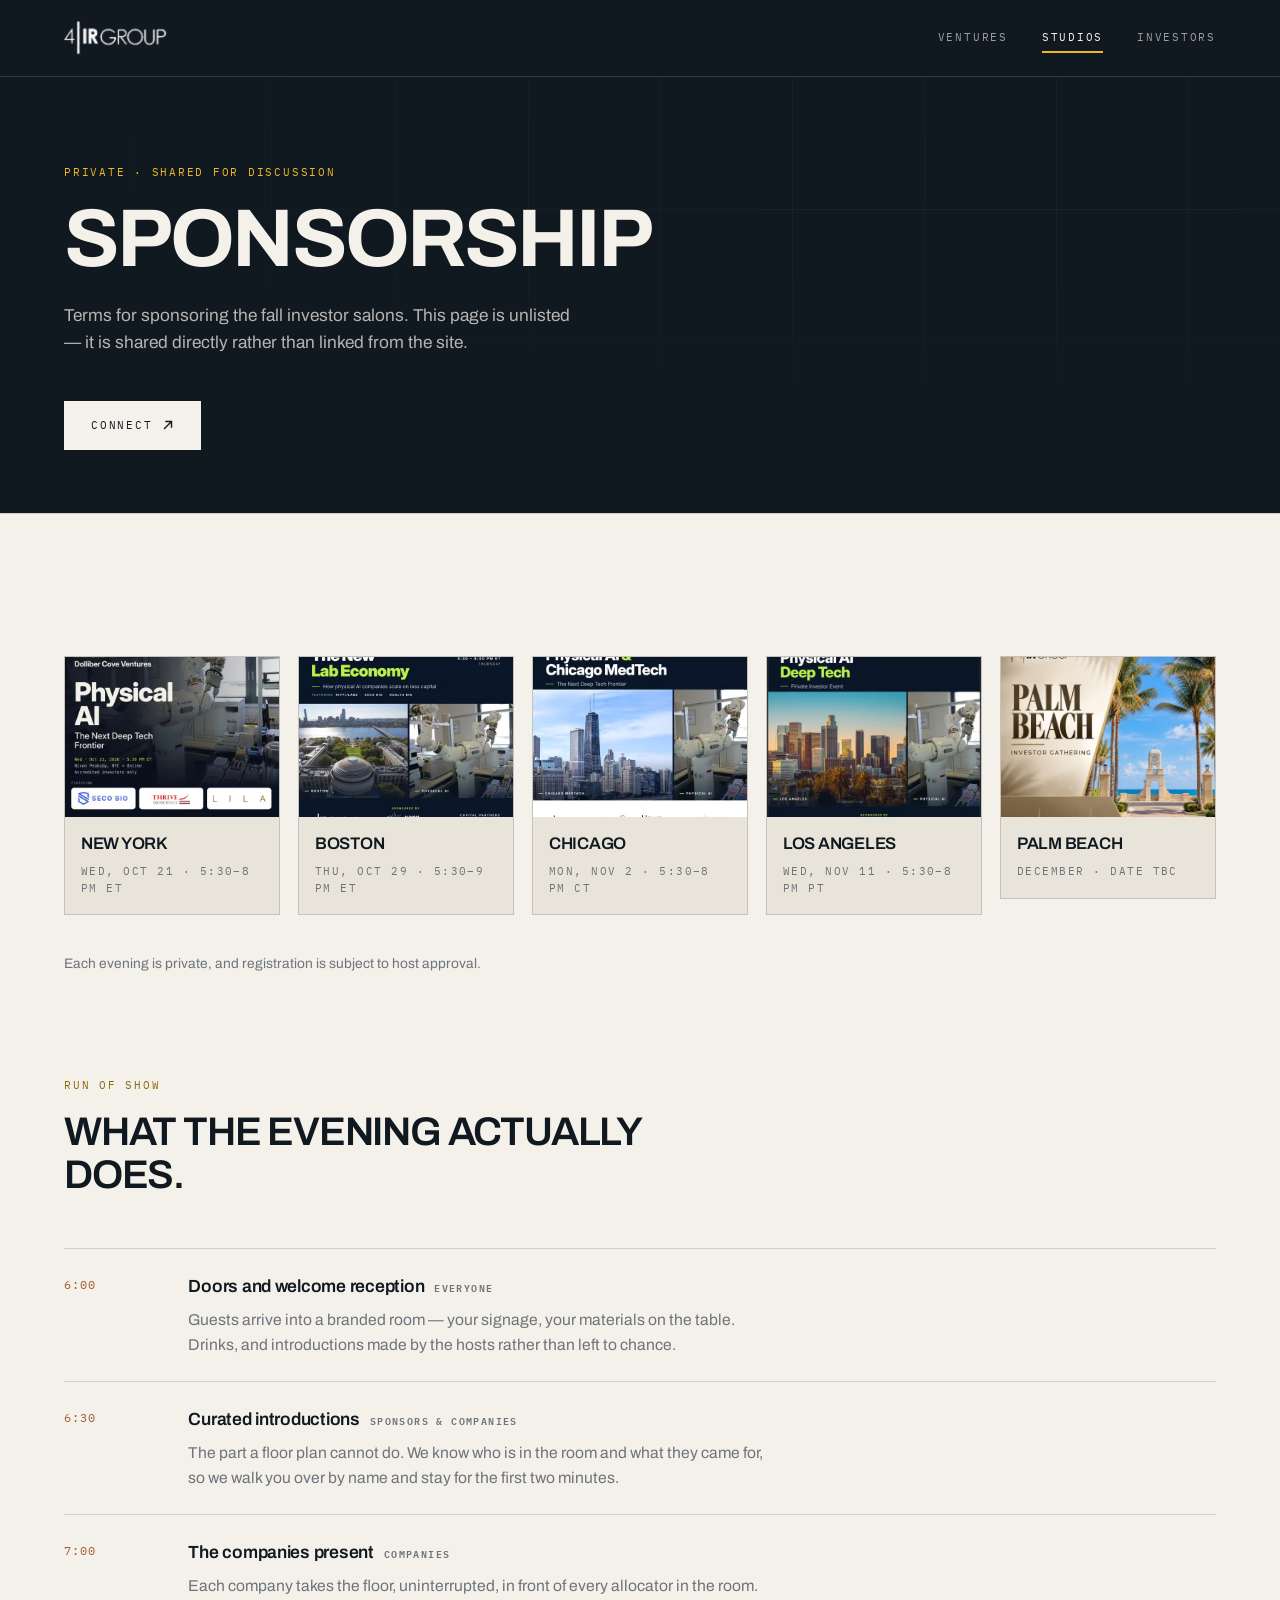
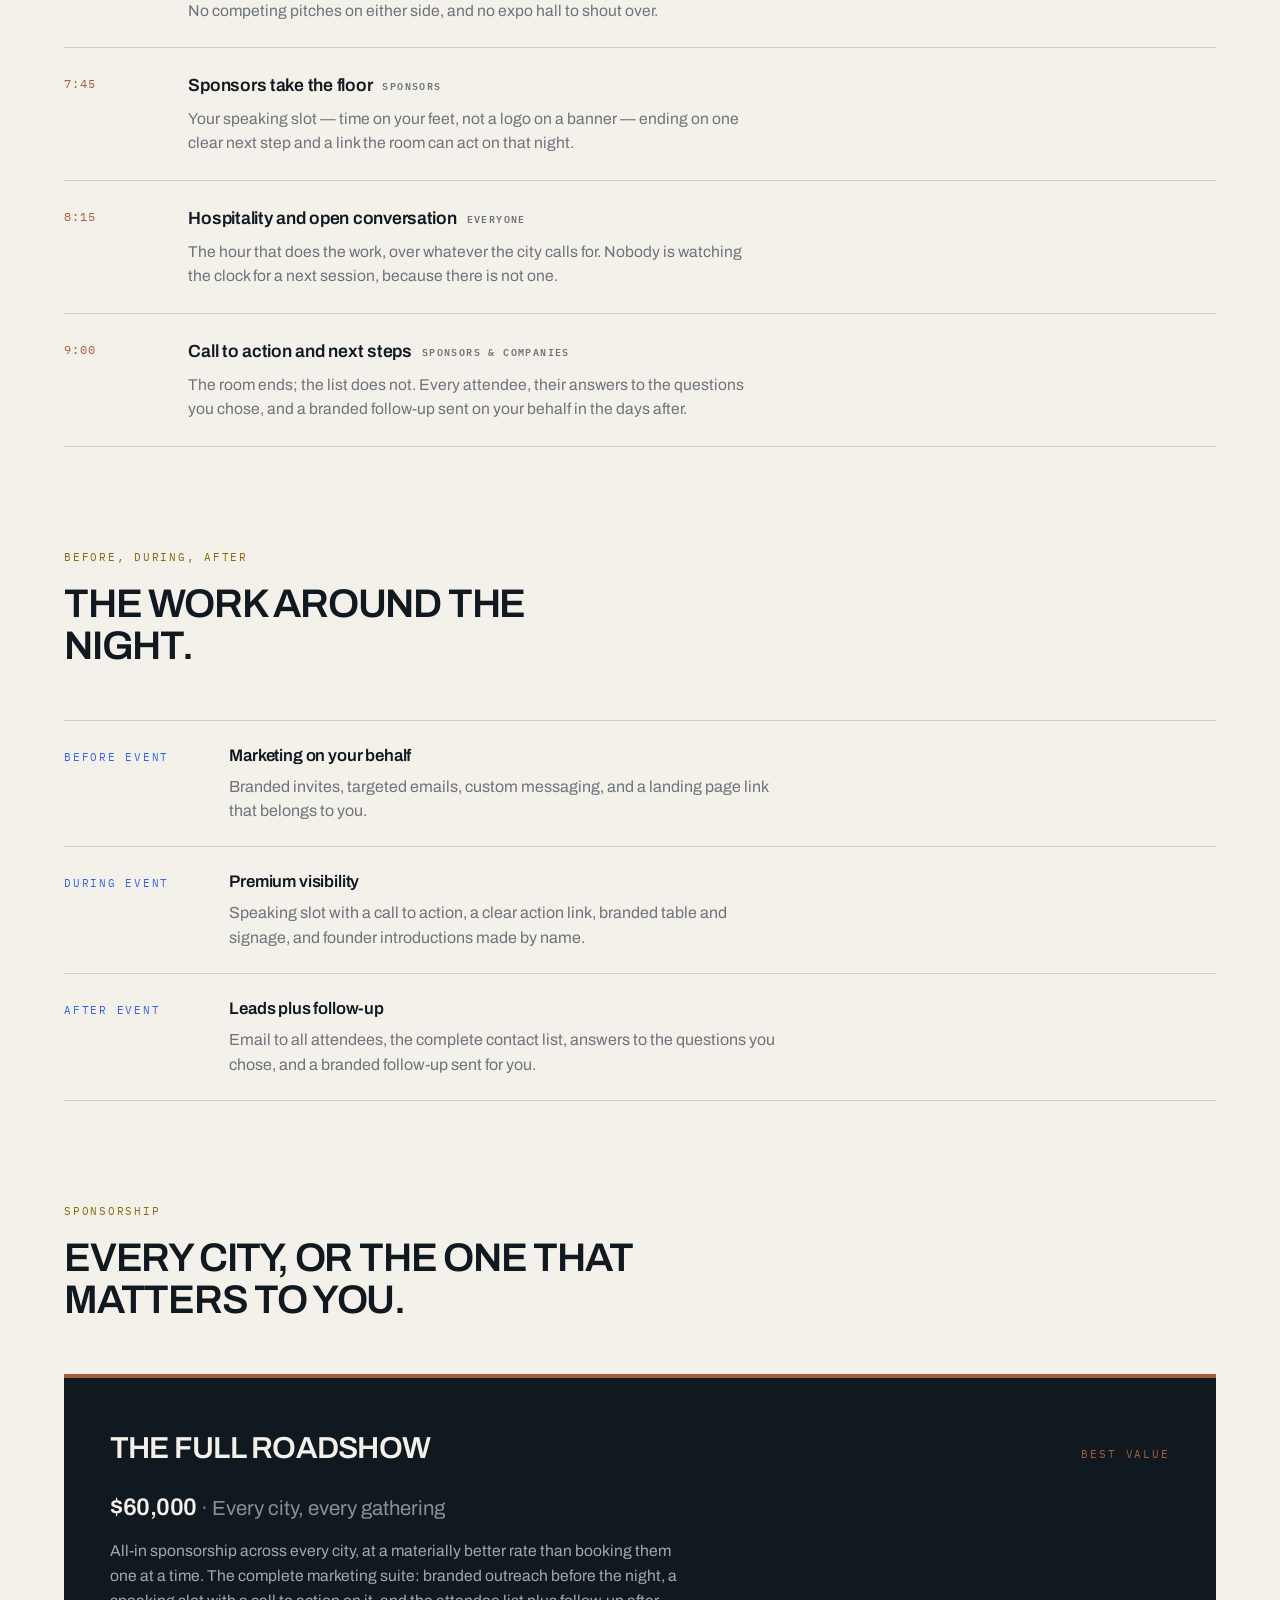
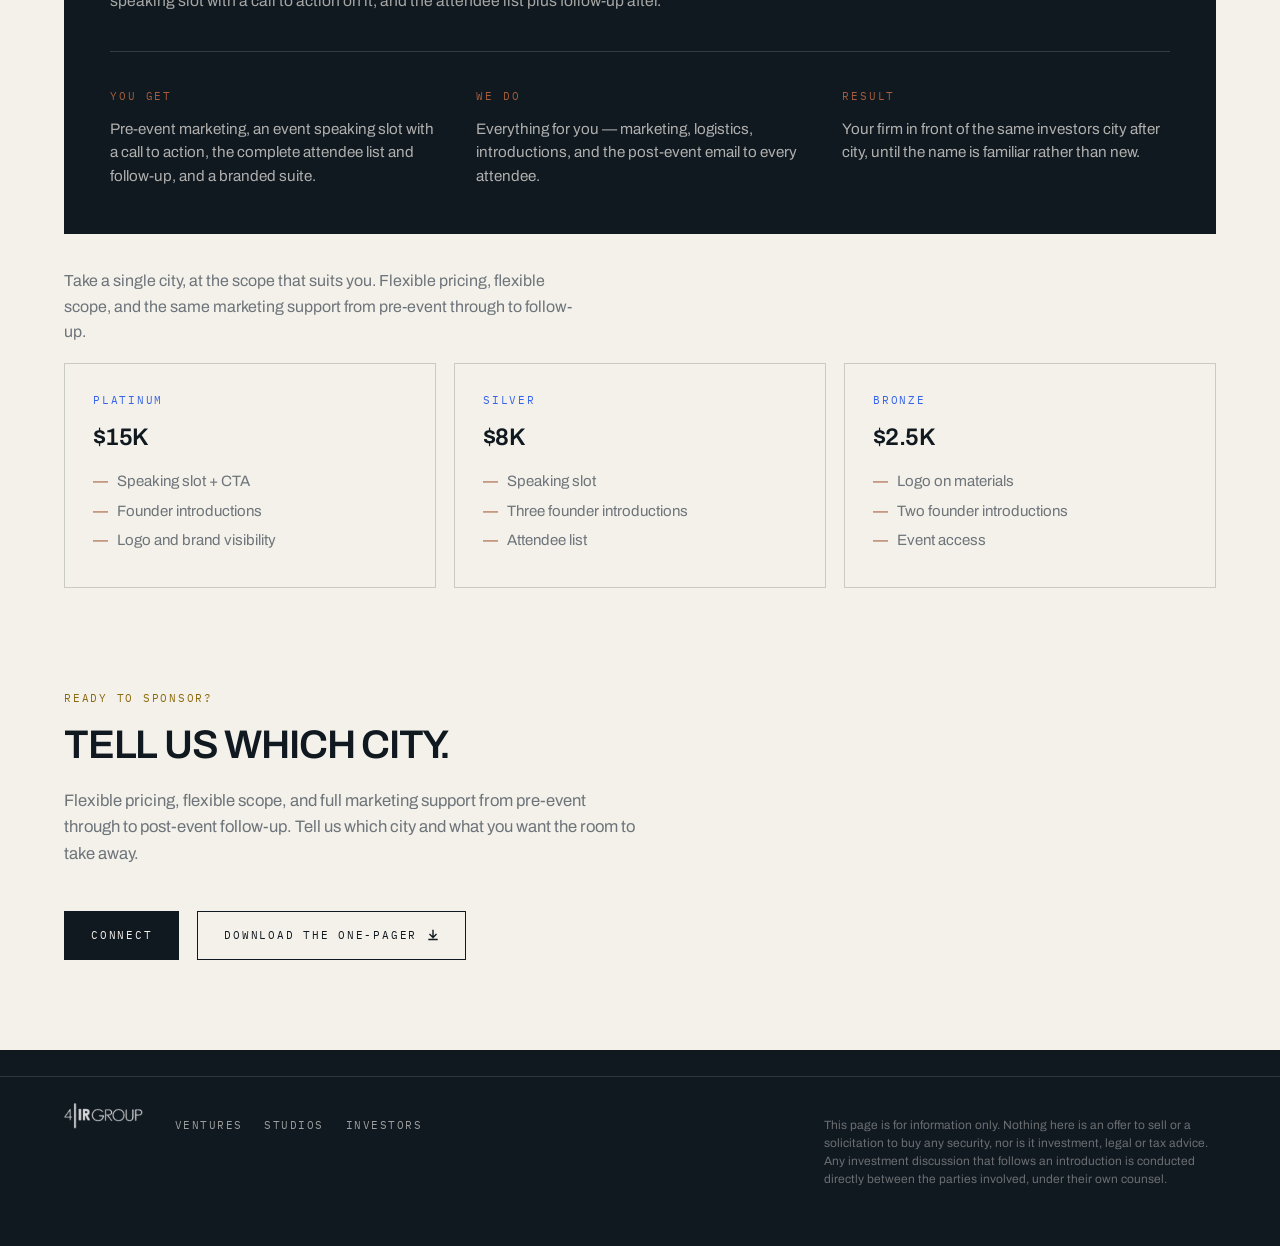
<file: sponsor/index.html>
<!DOCTYPE html>
<html lang="en">
<head>
<meta charset="utf-8">
<meta name="viewport" content="width=device-width, initial-scale=1">
<title>Sponsorship — 4IR Group</title>
<meta name="robots" content="noindex, nofollow">
<meta name="description" content="Sponsorship terms for the 4IR Group investor salon series.">
<link rel="preconnect" href="https://fonts.googleapis.com">
<link rel="preconnect" href="https://fonts.gstatic.com" crossorigin>
<link href="https://fonts.googleapis.com/css2?family=Archivo:wght@300;400;500;600;700&family=IBM+Plex+Mono:wght@400;500&display=swap" rel="stylesheet">
<link rel="stylesheet" href="/assets/site.css">
<style>

  /* ---------- page head ---------- */
  .page-head{background:var(--midnight);color:var(--parchment);padding:clamp(52px,9vh,104px) 0 clamp(44px,7vh,82px);position:relative;overflow:hidden}
  .page-head::after{
    content:"";position:absolute;inset:0;pointer-events:none;
    background-image:linear-gradient(rgba(244,241,234,.05) 1px,transparent 1px),
                     linear-gradient(90deg,rgba(244,241,234,.05) 1px,transparent 1px);
    background-size:132px 132px;
    mask-image:radial-gradient(120% 90% at 78% 20%,#000,transparent 72%);
    -webkit-mask-image:radial-gradient(120% 90% at 78% 20%,#000,transparent 72%);
  }
  .page-head .wrap{position:relative;z-index:1}
  .page-head .eyebrow{color:var(--gold)}
  .page-head .eyebrow a{color:inherit;text-decoration:none;border-bottom:1px solid rgba(244,241,234,.3)}
  .page-head .eyebrow a:hover{color:var(--parchment)}
  .page-head h1{
    margin:16px 0 0;max-width:15ch;
    font-size:clamp(2.3rem,6.4vw,5.2rem);
    line-height:.94;letter-spacing:-.035em;font-weight:700;text-transform:uppercase;
  }
  .page-head .lede{margin:26px 0 0;max-width:52ch;font-size:clamp(1rem,1.35vw,1.2rem);color:rgba(244,241,234,.72)}

  /* You get / We do / Result, inside the dark tier card. */
  .split{display:grid;grid-template-columns:repeat(3,minmax(0,1fr));gap:clamp(20px,3vw,38px);margin-top:clamp(26px,3.6vw,38px);padding-top:clamp(22px,3vw,30px);border-top:1px solid rgba(244,241,234,.16)}
  .split .k{font-family:var(--mono);font-size:10.5px;letter-spacing:.18em;text-transform:uppercase;color:var(--oxide)}
  .split p{margin:9px 0 0;font-size:.95rem;line-height:1.55;color:rgba(244,241,234,.7)}
  @media(max-width:760px){.split{grid-template-columns:1fr;gap:20px}}

  .tiers-intro{margin:clamp(24px,3.4vw,34px) 0 0;max-width:58ch;color:var(--steel);font-size:1rem;line-height:1.6}

  /* ---------- shared blocks ---------- */
  .lead-in{max-width:58ch}
  .lead-in h2{
    margin:14px 0 0;
    font-size:clamp(1.5rem,3.2vw,2.5rem);
    line-height:1.06;letter-spacing:-.03em;font-weight:600;text-transform:uppercase;
  }
  .lead-in p{margin:20px 0 0;color:var(--steel);font-size:clamp(1rem,1.3vw,1.1rem)}
  .rows{list-style:none;margin:clamp(30px,5vw,52px) 0 0;padding:0;display:flex;flex-direction:column}
  .rows li{display:flex;align-items:baseline;gap:clamp(16px,2.6vw,36px);padding:22px 0;border-top:var(--rule)}
  .rows li:last-child{border-bottom:var(--rule)}
  .rows .tag{
    font-family:var(--mono);font-size:11px;letter-spacing:.16em;text-transform:uppercase;
    color:var(--cobalt);white-space:nowrap;flex:0 0 auto;width:132px;
  }
  .rows h3{margin:0 0 6px;font-size:1.05rem;font-weight:600;letter-spacing:-.01em}
  .rows p{margin:0;font-size:1rem;line-height:1.55;color:var(--steel);max-width:62ch}
  @media(max-width:640px){
    .rows li{flex-direction:column;gap:10px}
    .rows .tag{width:auto}
  }

  /* ---------- cities ---------- */
  .cities{list-style:none;margin:clamp(30px,5vw,52px) 0 0;padding:0;display:grid;gap:18px;grid-template-columns:repeat(5,minmax(0,1fr))}
  .cities a{display:block;text-decoration:none;color:inherit;border:1px solid rgba(16,24,32,.16);background:var(--parchment-deep);transition:border-color .2s,transform .2s}
  .cities a:hover{border-color:var(--cobalt);transform:translateY(-2px)}
  .cities .noart{display:flex;align-items:center;justify-content:center;width:100%;aspect-ratio:4/3;background:var(--midnight)}
  .cities .noart span{font-family:var(--mono);font-size:11px;letter-spacing:.18em;text-transform:uppercase;color:var(--gold)}
  .cities img{display:block;width:100%;aspect-ratio:4/3;object-fit:cover;background:var(--parchment-deep)}
  .cities .meta{padding:14px 16px 18px}
  .cities .city{font-size:1.05rem;font-weight:600;letter-spacing:-.015em;text-transform:uppercase}
  .cities .when{margin:6px 0 0;font-family:var(--mono);font-size:10.5px;letter-spacing:.14em;text-transform:uppercase;color:var(--steel)}
  @media(max-width:1000px){.cities{grid-template-columns:repeat(2,minmax(0,1fr))}}
  @media(max-width:520px){.cities{grid-template-columns:1fr}}

  /* ---------- run of show ---------- */
  .program{list-style:none;margin:clamp(30px,5vw,52px) 0 0;padding:0}
  .program li{display:grid;grid-template-columns:86px minmax(0,1fr);gap:clamp(16px,3vw,40px);padding:24px 0;border-top:var(--rule)}
  .program li:last-child{border-bottom:var(--rule)}
  .program .at{font-family:var(--mono);font-size:12px;letter-spacing:.08em;color:var(--oxide);padding-top:3px}
  .program h3{margin:0;font-size:1.1rem;font-weight:600;letter-spacing:-.015em}
  .program .who{display:inline-block;margin:0 0 0 10px;font-family:var(--mono);font-size:10px;letter-spacing:.14em;text-transform:uppercase;color:var(--steel);vertical-align:middle}
  .program p{margin:8px 0 0;color:var(--steel);font-size:.98rem;line-height:1.55;max-width:64ch}
  @media(max-width:560px){
    .program li{grid-template-columns:1fr;gap:8px}
    .program .who{margin-left:0;display:block}
  }

  /* ---------- sponsorship ---------- */
  /* The all-in tier is the one being sold, so it gets the dark card and the
     three per-city tiers sit under it as the alternative, not the headline. */
  .headline-tier{
    margin:clamp(30px,5vw,52px) 0 0;
    background:var(--midnight);color:var(--parchment);
    border-top:4px solid var(--oxide);
    padding:clamp(28px,4.5vw,46px);
  }
  .headline-tier .row{display:flex;flex-wrap:wrap;align-items:baseline;justify-content:space-between;gap:10px 24px}
  .headline-tier h3{margin:0;font-size:clamp(1.3rem,2.4vw,1.9rem);font-weight:600;text-transform:uppercase;letter-spacing:-.025em}
  .headline-tier .best{font-family:var(--mono);font-size:10.5px;letter-spacing:.18em;text-transform:uppercase;color:var(--oxide)}
  .headline-tier .price{margin:18px 0 0;font-size:clamp(1.15rem,2vw,1.5rem);font-weight:600;letter-spacing:-.02em}
  .headline-tier .price span{color:rgba(244,241,234,.55);font-weight:400;font-size:.85em;letter-spacing:0}
  .headline-tier .note{margin:12px 0 0;color:rgba(244,241,234,.66);font-size:.98rem;line-height:1.6;max-width:64ch}
  .tiers{list-style:none;margin:18px 0 0;padding:0;display:grid;gap:18px;grid-template-columns:repeat(3,minmax(0,1fr))}
  .tiers li{border:1px solid rgba(16,24,32,.18);padding:clamp(20px,2.6vw,28px)}
  .tiers .name{font-family:var(--mono);font-size:11px;letter-spacing:.16em;text-transform:uppercase;color:var(--cobalt)}
  .tiers .amt{margin:10px 0 0;font-size:1.5rem;font-weight:600;letter-spacing:-.025em}
  .tiers ul{list-style:none;margin:14px 0 0;padding:0}
  .tiers ul li{border:0;padding:0;margin:0 0 7px;font-size:.94rem;color:var(--steel);line-height:1.5}
  .tiers ul li::before{content:"—";color:var(--oxide);margin-right:9px}
  @media(max-width:760px){.tiers{grid-template-columns:1fr}}

  /* ---------- featured + close ---------- */
  .featured{margin:clamp(30px,5vw,52px) 0 0;display:flex;flex-wrap:wrap;gap:14px 28px;align-items:baseline}
  .featured a{font-size:clamp(1.3rem,2.6vw,2rem);font-weight:600;text-transform:uppercase;letter-spacing:-.025em;text-decoration:none;border-bottom:2px solid var(--cobalt);padding-bottom:2px}
  .actions{margin:clamp(28px,4.5vw,44px) 0 0;display:flex;flex-wrap:wrap;gap:14px 18px;align-items:center}
  .btn{
    display:inline-flex;align-items:center;gap:10px;
    font-family:var(--mono);font-size:11px;letter-spacing:.16em;text-transform:uppercase;
    text-decoration:none;padding:15px 26px;border:1px solid var(--midnight);
    transition:background-color .2s,color .2s;
  }
  .btn-solid{background:var(--midnight);color:var(--parchment)}
  .btn-solid:hover{background:var(--cobalt);border-color:var(--cobalt)}
  .btn-line:hover{background:var(--midnight);color:var(--parchment)}
  .fineprint{margin:clamp(24px,4vw,38px) 0 0;font-size:.86rem;line-height:1.6;color:var(--steel);max-width:66ch}
</style>
</head>
<body>

<header class="masthead">
  <div class="wrap">
    <a class="wordmark" href="/"><img class="logo" src="[data-uri]" alt="4IR Group"></a>
    <nav>
      <a href="/ventures/">Ventures</a>
      <a href="/studios/" aria-current="page">Studios</a>
      <a href="/investors/">Investors</a>
    </nav>
  </div>
</header>

<main id="top">

  <section class="page-head">
    <div class="wrap">
      <span class="eyebrow">Private · shared for discussion</span>
      <h1>Sponsorship</h1>
      <p class="lede">Terms for sponsoring the fall investor salons. This page is unlisted — it is shared directly rather than linked from the site.</p>
      <div class="actions">
        <button class="btn btn-solid on-dark" type="button" data-form="sponsorship">Connect <svg width="12" height="12" viewBox="0 0 12 12" fill="none" aria-hidden="true"><path d="M2.5 9.5L9.5 2.5M9.5 2.5H4M9.5 2.5V8" stroke="currentColor" stroke-width="1.4" stroke-linecap="square"/></svg></button>
      </div>
    </div>
  </section>

  <section class="band">
    <div class="wrap">

      <ul class="cities">
        <li><a href="https://luma.com/cvgzdynv"><img src="/assets/cities/new-york.jpg" alt="" loading="lazy"><div class="meta"><div class="city">New York</div><p class="when">Wed, Oct 21 &middot; 5:30&ndash;8 PM ET</p></div></a></li>
        <li><a href="https://luma.com/j82dp0r0"><img src="/assets/cities/boston-oct29.jpg" alt="" loading="lazy"><div class="meta"><div class="city">Boston</div><p class="when">Thu, Oct 29 &middot; 5:30&ndash;9 PM ET</p></div></a></li>
        <li><a href="#" data-form="sponsorship"><img src="/assets/cities/chicago-nov2.jpg" alt="" loading="lazy"><div class="meta"><div class="city">Chicago</div><p class="when">Mon, Nov 2 &middot; 5:30&ndash;8 PM CT</p></div></a></li>
        <li><a href="https://luma.com/wf3rwvsi"><img src="/assets/cities/los-angeles.jpg" alt="" loading="lazy"><div class="meta"><div class="city">Los Angeles</div><p class="when">Wed, Nov 11 &middot; 5:30&ndash;8 PM PT</p></div></a></li>
        <li><a href="#" data-form="sponsorship"><img src="/assets/cities/palm-beach.jpg" alt="" loading="lazy"><div class="meta"><div class="city">Palm Beach</div><p class="when">December &middot; date TBC</p></div></a></li>
      </ul>
      <p class="fineprint">Each evening is private, and registration is subject to host approval.</p>

      <div class="lead-in" style="margin-top:clamp(52px,8vw,96px)">
        <span class="eyebrow">Run of show</span>
        <h2>What the evening actually does.</h2>
      </div>
      <ol class="program">
        <li><div class="at">6:00</div><div><h3>Doors and welcome reception<span class="who">Everyone</span></h3><p>Guests arrive into a branded room — your signage, your materials on the table. Drinks, and introductions made by the hosts rather than left to chance.</p></div></li>
        <li><div class="at">6:30</div><div><h3>Curated introductions<span class="who">Sponsors &amp; companies</span></h3><p>The part a floor plan cannot do. We know who is in the room and what they came for, so we walk you over by name and stay for the first two minutes.</p></div></li>
        <li><div class="at">7:00</div><div><h3>The companies present<span class="who">Companies</span></h3><p>Each company takes the floor, uninterrupted, in front of every allocator in the room. No competing pitches on either side, and no expo hall to shout over.</p></div></li>
        <li><div class="at">7:45</div><div><h3>Sponsors take the floor<span class="who">Sponsors</span></h3><p>Your speaking slot — time on your feet, not a logo on a banner — ending on one clear next step and a link the room can act on that night.</p></div></li>
        <li><div class="at">8:15</div><div><h3>Hospitality and open conversation<span class="who">Everyone</span></h3><p>The hour that does the work, over whatever the city calls for. Nobody is watching the clock for a next session, because there is not one.</p></div></li>
        <li><div class="at">9:00</div><div><h3>Call to action and next steps<span class="who">Sponsors &amp; companies</span></h3><p>The room ends; the list does not. Every attendee, their answers to the questions you chose, and a branded follow-up sent on your behalf in the days after.</p></div></li>
      </ol>

      <div class="lead-in" style="margin-top:clamp(52px,8vw,96px)">
        <span class="eyebrow">Before, during, after</span>
        <h2>The work around the night.</h2>
      </div>
      <ul class="rows">
        <li><span class="tag">Before event</span><div><h3>Marketing on your behalf</h3><p>Branded invites, targeted emails, custom messaging, and a landing page link that belongs to you.</p></div></li>
        <li><span class="tag">During event</span><div><h3>Premium visibility</h3><p>Speaking slot with a call to action, a clear action link, branded table and signage, and founder introductions made by name.</p></div></li>
        <li><span class="tag">After event</span><div><h3>Leads plus follow-up</h3><p>Email to all attendees, the complete contact list, answers to the questions you chose, and a branded follow-up sent for you.</p></div></li>
      </ul>

      <div class="lead-in" style="margin-top:clamp(52px,8vw,96px)">
        <span class="eyebrow">Sponsorship</span>
        <h2>Every city, or the one that matters to you.</h2>
      </div>

      <div class="headline-tier">
        <div class="row">
          <h3>The full roadshow</h3>
          <span class="best">Best value</span>
        </div>
        <p class="price">$60,000 <span>· Every city, every gathering</span></p>
        <p class="note">All-in sponsorship across every city, at a materially better rate than booking them one at a time. The complete marketing suite: branded outreach before the night, a speaking slot with a call to action on it, and the attendee list plus follow-up after.</p>
        <div class="split">
          <div><span class="k">You get</span><p>Pre-event marketing, an event speaking slot with a call to action, the complete attendee list and follow-up, and a branded suite.</p></div>
          <div><span class="k">We do</span><p>Everything for you — marketing, logistics, introductions, and the post-event email to every attendee.</p></div>
          <div><span class="k">Result</span><p>Your firm in front of the same investors city after city, until the name is familiar rather than new.</p></div>
        </div>
      </div>

      <p class="tiers-intro">Take a single city, at the scope that suits you. Flexible pricing, flexible scope, and the same marketing support from pre-event through to follow-up.</p>
      <ul class="tiers">
        <li>
          <div class="name">Platinum</div>
          <p class="amt">$15K</p>
          <ul><li>Speaking slot + CTA</li><li>Founder introductions</li><li>Logo and brand visibility</li></ul>
        </li>
        <li>
          <div class="name">Silver</div>
          <p class="amt">$8K</p>
          <ul><li>Speaking slot</li><li>Three founder introductions</li><li>Attendee list</li></ul>
        </li>
        <li>
          <div class="name">Bronze</div>
          <p class="amt">$2.5K</p>
          <ul><li>Logo on materials</li><li>Two founder introductions</li><li>Event access</li></ul>
        </li>
      </ul>

      <div class="lead-in" style="margin-top:clamp(52px,8vw,96px)">
        <span class="eyebrow">Ready to sponsor?</span>
        <h2>Tell us which city.</h2>
        <p>Flexible pricing, flexible scope, and full marketing support from pre-event through to post-event follow-up. Tell us which city and what you want the room to take away.</p>
      </div>
      <div class="actions">
        <button class="btn btn-solid" type="button" data-form="sponsorship">Connect</button>
        <a class="btn btn-line" href="/assets/4ir-sponsor-one-pager.pdf" download>Download the one-pager <svg width="12" height="12" viewBox="0 0 12 12" fill="none" aria-hidden="true"><path d="M6 1.5v7M6 8.5L3 5.5M6 8.5l3-3M2 10.5h8" stroke="currentColor" stroke-width="1.4" stroke-linecap="square" fill="none"/></svg></a>
      </div>
    
    </div>
  </section>

</main>

<footer>
  <div class="wrap">
    <img class="logo logo-sm" src="[data-uri]" alt="4IR Group">
    <nav class="foot-nav" aria-label="Footer">
      <a href="/ventures/">Ventures</a>
      <a href="/studios/">Studios</a>
      <a href="/investors/">Investors</a>
    </nav>
    <p class="legal">This page is for information only. Nothing here is an offer to sell or a solicitation to buy any security, nor is it investment, legal or tax advice. Any investment discussion that follows an introduction is conducted directly between the parties involved, under their own counsel.</p>
  </div>
</footer>

<script src="/assets/form.js" defer></script>
</body>
</html>
</file>
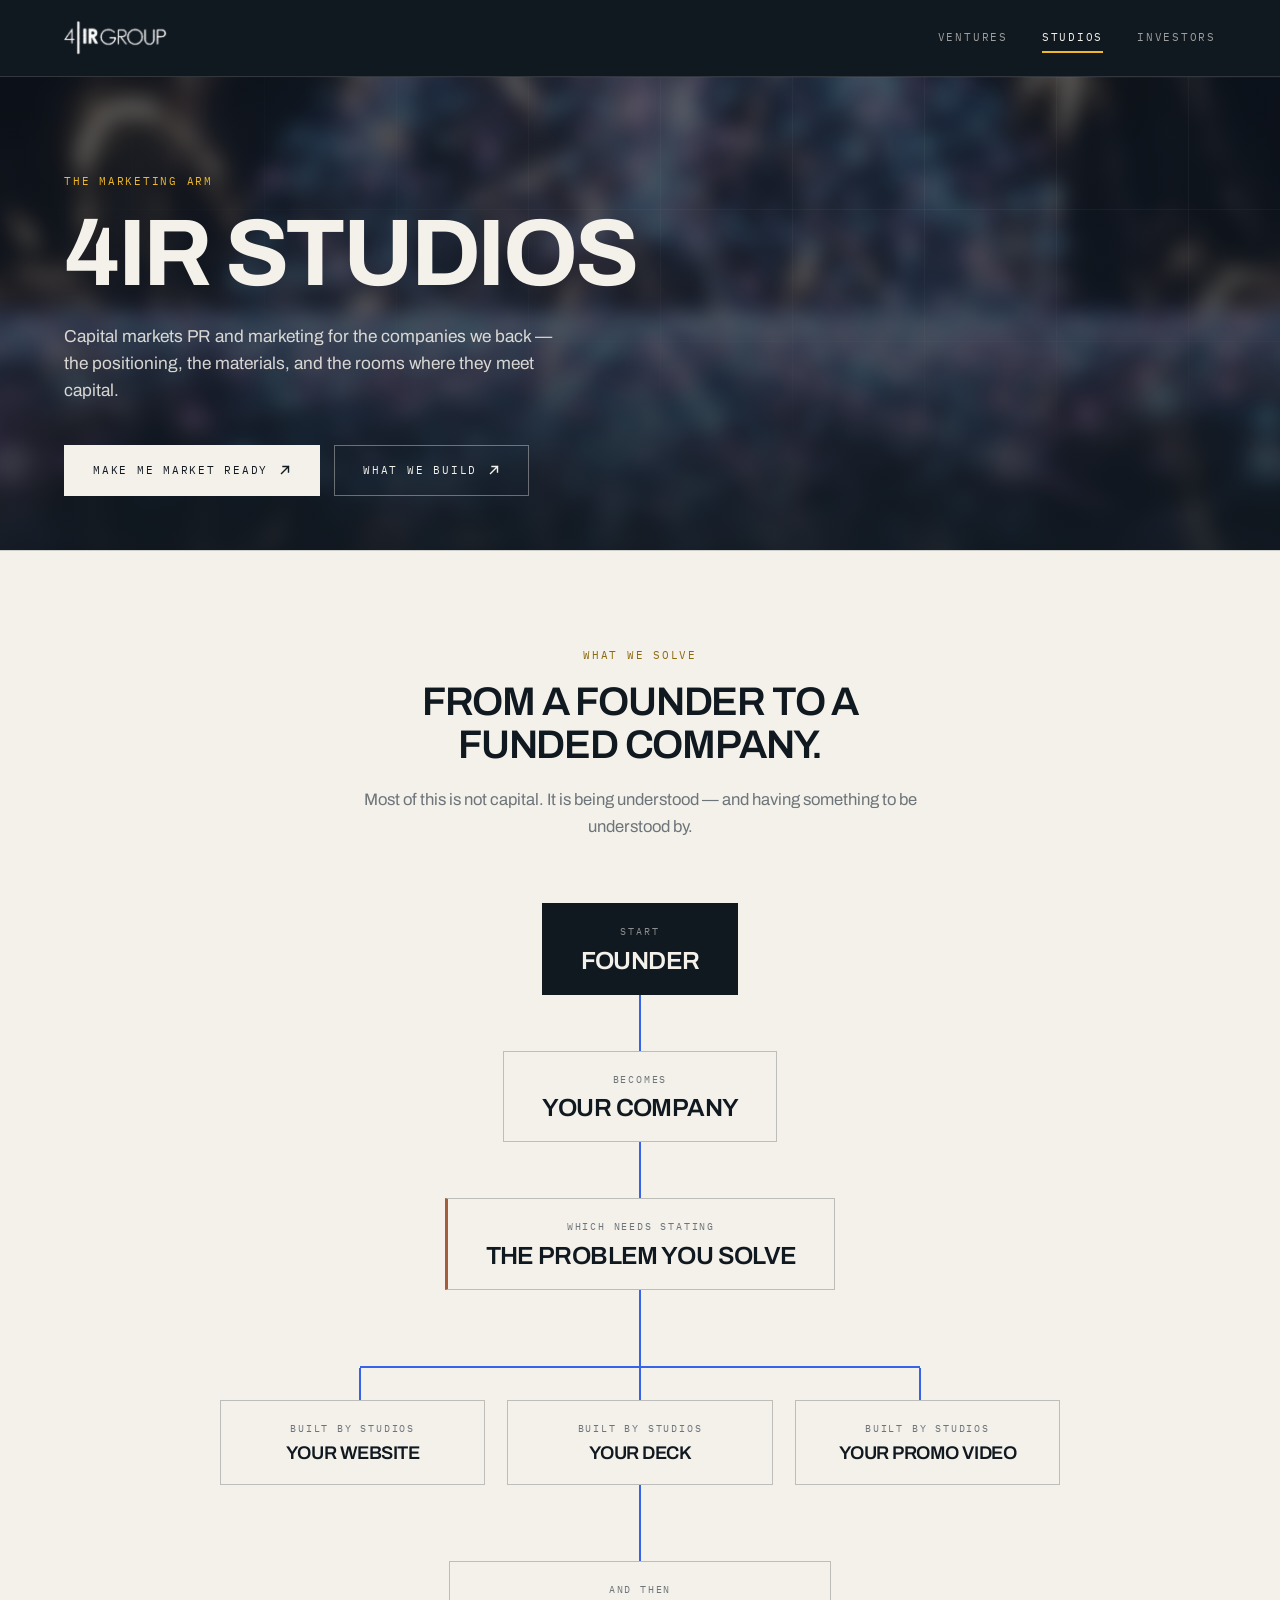
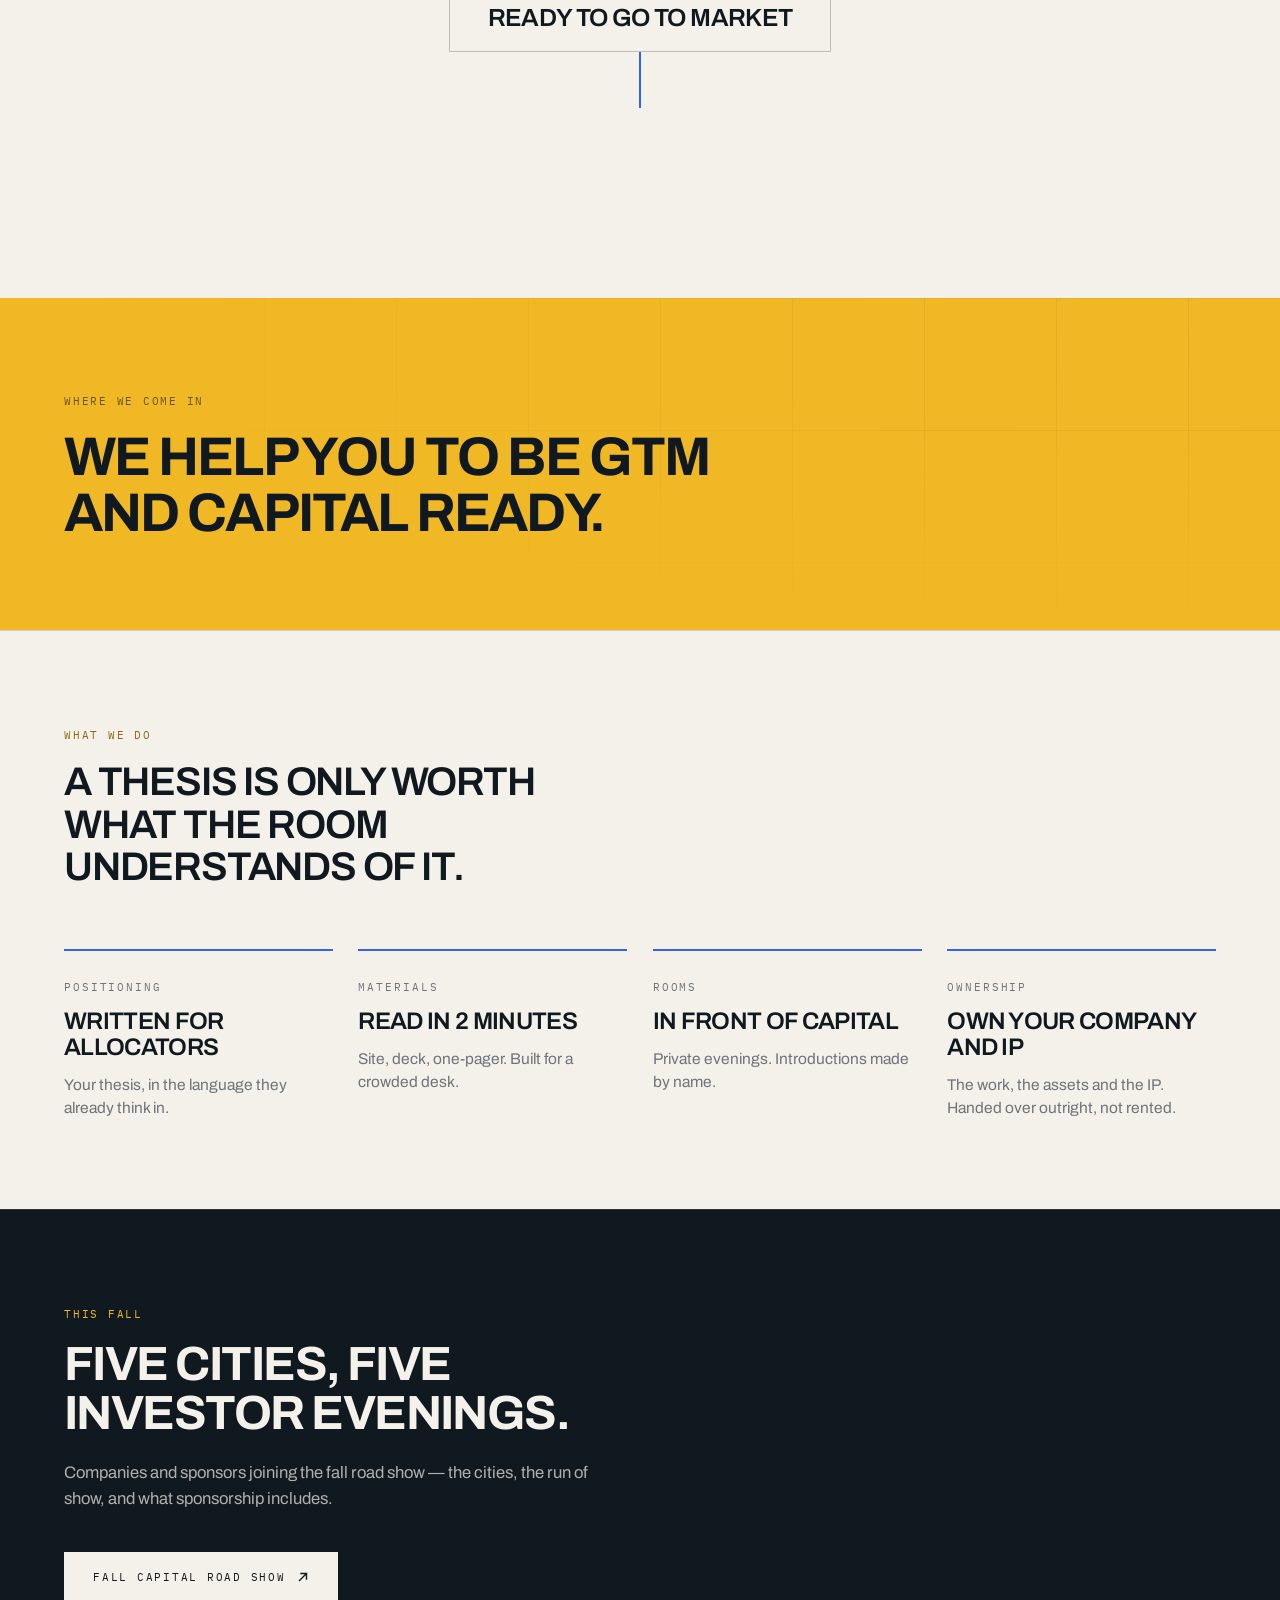
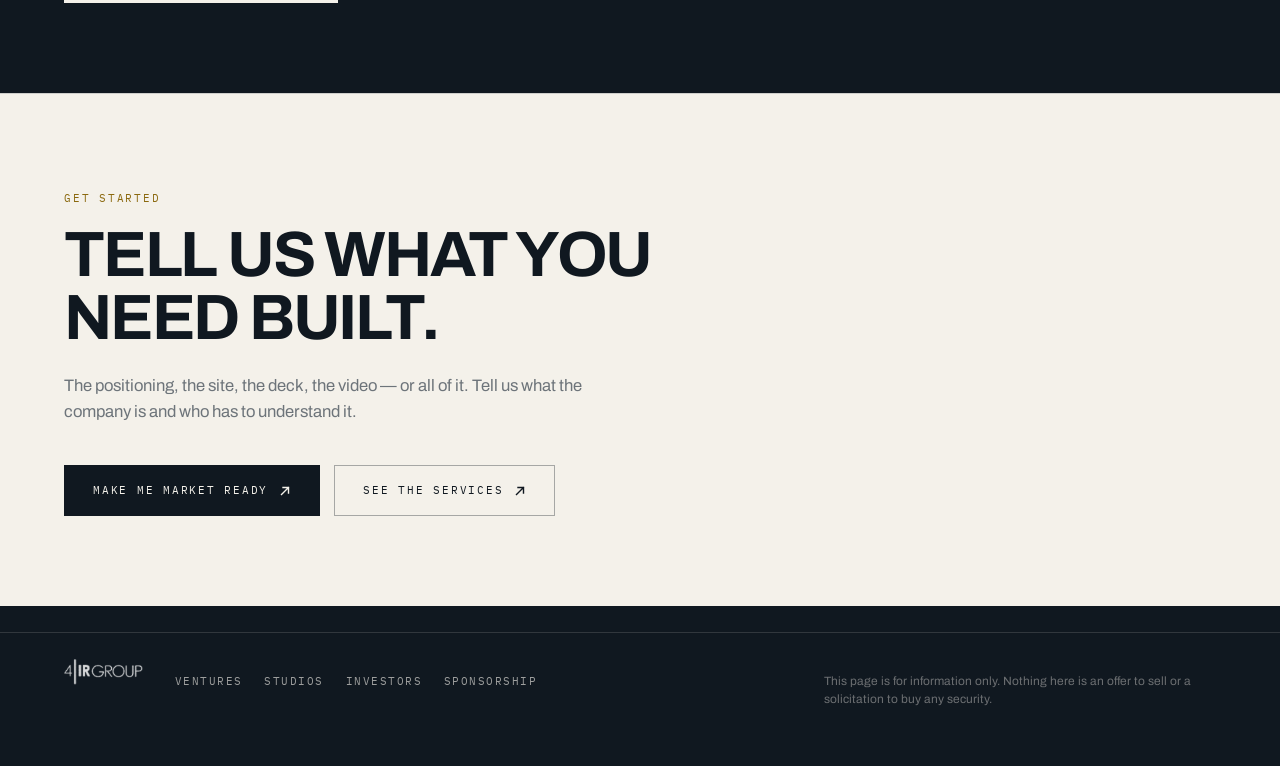
<file: studios/index.html>
<!DOCTYPE html>
<html lang="en">
<head>
<meta charset="utf-8">
<meta name="viewport" content="width=device-width, initial-scale=1">
<title>Studios — 4IR Group</title>
<meta name="description" content="4IR Studios: capital markets PR and marketing for the companies 4IR Group backs.">
<link rel="preconnect" href="https://fonts.googleapis.com">
<link rel="preconnect" href="https://fonts.gstatic.com" crossorigin>
<link href="https://fonts.googleapis.com/css2?family=Archivo:wght@300;400;500;600;700&family=IBM+Plex+Mono:wght@400;500&display=swap" rel="stylesheet">
<link rel="stylesheet" href="/assets/site.css">
<style>
  /* ---------- page head ---------- */
  /* The home page opens on a full-height hero; a second page should not
     compete with it, so this is the same ground at about half the height. */
  /* Half the home hero's height: this page has to get to the point faster,
     and a second full-bleed hero would read as a second front door. */
  .page-head{
    background:var(--midnight);color:var(--parchment);
    position:relative;overflow:hidden;isolation:isolate;
    min-height:min(46vh,440px);
    display:flex;align-items:flex-end;
    padding:clamp(56px,10vh,110px) 0 clamp(40px,6vh,72px);
  }
  .head-media{position:absolute;inset:0;z-index:-3;overflow:hidden}
  /* Same treatment as the Investors head, so the two page heads read as one
     device. The blur samples past the edges, hence the extra scale; the
     desaturation stops the neon fighting the palette. */
  .head-media video,.head-media img{
    width:100%;height:100%;object-fit:cover;display:block;
    filter:blur(9px) saturate(.8);
    transform:scale(1.14);
  }
  /* Same --wash control as the home page, one notch darker: the footage is
     busier than a skyline and the type has to win. */
  .page-head{--wash:.62}
  .page-head::before{
    content:"";position:absolute;inset:0;z-index:-2;pointer-events:none;
    background:linear-gradient(
      to top,
      rgba(16,24,32,calc(var(--wash) + .3)) 0%,
      rgba(16,24,32,calc(var(--wash) + .06)) 42%,
      rgba(16,24,32,var(--wash)) 100%);
  }
  @media (prefers-reduced-motion:reduce){ .head-media video{display:none} }
  .page-head::after{
    content:"";position:absolute;inset:0;z-index:-1;pointer-events:none;
    background-image:linear-gradient(rgba(244,241,234,.05) 1px,transparent 1px),
                     linear-gradient(90deg,rgba(244,241,234,.05) 1px,transparent 1px);
    background-size:132px 132px;
    mask-image:radial-gradient(120% 90% at 78% 20%,#000,transparent 72%);
    -webkit-mask-image:radial-gradient(120% 90% at 78% 20%,#000,transparent 72%);
  }
  .page-head .wrap{position:relative;z-index:1;width:100%}
  .page-head .eyebrow{color:var(--gold)}
  .page-head h1{
    margin:16px 0 0;
    font-size:clamp(2.6rem,7.4vw,6.1rem);
    line-height:.94;letter-spacing:-.035em;font-weight:700;text-transform:uppercase;
  }
  .page-head .lede{margin:26px 0 0;max-width:50ch;font-size:clamp(1rem,1.35vw,1.2rem);color:rgba(244,241,234,.86)}

  /* ---------- what we do ---------- */
  .lead-in{max-width:56ch}
  .lead-in h2{
    margin:14px 0 0;
    font-size:clamp(1.5rem,3.2vw,2.5rem);
    line-height:1.06;letter-spacing:-.03em;font-weight:600;text-transform:uppercase;
  }
  .lead-in p{margin:20px 0 0;color:var(--steel);font-size:clamp(1rem,1.3vw,1.1rem)}
  /* Same mono tag column as the thesis stack on the home page, so the two
     pages read as one drawing rather than two designs. */
  .rows{list-style:none;margin:clamp(30px,5vw,52px) 0 0;padding:0;display:flex;flex-direction:column}
  .rows li{display:flex;align-items:baseline;gap:clamp(16px,2.6vw,36px);padding:24px 0;border-top:var(--rule)}
  .rows li:last-child{border-bottom:var(--rule)}
  .rows .tag{
    font-family:var(--mono);font-size:11px;letter-spacing:.16em;text-transform:uppercase;
    color:var(--cobalt);white-space:nowrap;flex:0 0 auto;width:132px;
  }
  .rows h3{margin:0 0 7px;font-size:1.05rem;font-weight:600;letter-spacing:-.012em}
  .rows p{margin:0;font-size:1rem;line-height:1.55;color:var(--steel);max-width:62ch}
  @media(max-width:640px){
    .rows li{flex-direction:column;gap:10px}
    .rows .tag{width:auto}
  }

  /* ---------- roadshow call-out ---------- */
  /* Dark band on the parchment: the one thing on this page with somewhere
     to go should not look like another paragraph. */
  .callout{background:var(--midnight);color:var(--parchment);border-top:none}
  .callout .eyebrow{color:var(--gold)}
  .callout h2{
    margin:14px 0 0;max-width:20ch;
    font-size:clamp(1.7rem,4vw,3rem);
    line-height:1.02;letter-spacing:-.032em;font-weight:700;text-transform:uppercase;
  }
  .callout p{margin:22px 0 0;max-width:54ch;color:rgba(244,241,234,.7);font-size:clamp(1rem,1.3vw,1.1rem)}
  .callout .cta{
    display:inline-flex;align-items:center;gap:11px;
    margin-top:clamp(28px,4vw,40px);
    font-family:var(--mono);font-size:11px;letter-spacing:.16em;text-transform:uppercase;
    text-decoration:none;padding:16px 28px;
    background:var(--parchment);color:var(--midnight);
    border:1px solid var(--parchment);
    transition:background-color .2s,color .2s,border-color .2s;
  }
  .callout .cta:hover{background:var(--cobalt);border-color:var(--cobalt);color:var(--parchment)}
  .callout .cta svg{flex:0 0 auto}

  /* ---------- founder flow ---------- */
  /* A spine that draws downward, with each node bursting in as it arrives.
     Every step animates on its own trigger rather than off one stagger, so
     the sequence still reads when the diagram is taller than the window. */
  .flow{display:flex;flex-direction:column;align-items:center;text-align:center;margin-top:clamp(36px,5vw,64px)}
  .flow-line{
    width:2px;background:var(--cobalt);
    height:clamp(34px,5vw,56px);
    transform:scaleY(0);transform-origin:top center;
    transition:transform .5s cubic-bezier(.4,0,.2,1);
  }
  .flow-line.in{transform:scaleY(1)}
  .flow-line.long{height:clamp(46px,6vw,76px)}

  .node{
    position:relative;
    opacity:0;transform:scale(.94) translateY(10px);
    transition:opacity .5s cubic-bezier(.2,.7,.2,1),transform .5s cubic-bezier(.2,.7,.2,1);
  }
  .node.in{opacity:1;transform:none}
  /* The burst: a ring that expands out of the node once, then gets out of
     the way. Nothing loops — this is punctuation, not decoration. */
  .node::after{
    content:"";position:absolute;inset:0;pointer-events:none;
    border:1px solid var(--cobalt);opacity:0;
  }
  .node.in::after{animation:burst .72s cubic-bezier(.2,.7,.2,1) forwards}
  @keyframes burst{
    0%{opacity:.85;transform:scale(1)}
    100%{opacity:0;transform:scale(1.34)}
  }

  .node .box{
    display:inline-block;
    padding:clamp(14px,1.8vw,20px) clamp(20px,3vw,38px);
    border:1px solid rgba(16,24,32,.24);
    background:var(--parchment);
  }
  .node .k{
    display:block;
    font-family:var(--mono);font-size:10px;letter-spacing:.18em;text-transform:uppercase;
    color:var(--steel);margin-bottom:8px;
  }
  .node .v{
    display:block;
    font-size:clamp(1.05rem,2.2vw,1.55rem);font-weight:600;
    letter-spacing:-.025em;text-transform:uppercase;line-height:1.05;
  }
  /* The two ends of the story carry weight the middle steps do not. */
  .node.start .box{background:var(--midnight);color:var(--parchment);border-color:var(--midnight)}
  .node.start .k{color:rgba(244,241,234,.55)}
  .node.finish .box{background:var(--midnight);color:var(--parchment);border-color:var(--midnight);border-top:3px solid var(--oxide)}
  .node.finish .k{color:var(--oxide)}
  .node.finish .v{font-size:clamp(1.15rem,2.6vw,1.9rem)}
  .node.problem .box{border-left:3px solid var(--oxide)}

  /* Where Studios actually does the work, the spine widens into three. */
  .branch{width:100%;max-width:840px}
  .branch-top{display:flex;justify-content:center}
  /* Span leg to leg, not edge to edge: the legs drop at the centre of each
     third, so the rail is two thirds wide and the overshoot disappears. */
  .branch-rail{
    height:2px;background:var(--cobalt);width:66.667%;
    transform:scaleX(0);transform-origin:center;
    transition:transform .55s cubic-bezier(.4,0,.2,1);
  }
  .branch-rail.in{transform:scaleX(1)}
  .branch-legs{display:grid;grid-template-columns:repeat(3,1fr)}
  .branch-legs span{display:flex;justify-content:center}
  .branch-legs i{
    display:block;width:2px;height:clamp(20px,2.6vw,32px);background:var(--cobalt);
    transform:scaleY(0);transform-origin:top center;transition:transform .4s cubic-bezier(.4,0,.2,1);
  }
  .branch-legs i.in{transform:scaleY(1)}
  .deliverables{display:grid;grid-template-columns:repeat(3,1fr);gap:clamp(12px,2vw,22px);margin-top:0}
  .deliverables .node .box{width:100%;padding-inline:clamp(12px,1.6vw,22px)}
  .deliverables .v{font-size:clamp(.92rem,1.6vw,1.15rem)}
  @media(max-width:700px){
    .branch-legs,.deliverables{grid-template-columns:1fr}
    .branch-rail{width:2px;height:0}
    .branch-legs span:not(:first-child) i{height:clamp(14px,3vw,20px)}
    .deliverables{gap:10px}
  }
  @media (prefers-reduced-motion:reduce){
    .node,.flow-line,.branch-rail,.branch-legs i{opacity:1!important;transform:none!important;transition:none!important}
    .node.in::after{animation:none}
  }

  /* ---------- capability cards ---------- */
  /* Four across instead of a left column: the four things are peers, and
     stacking them down the page implied a sequence that does not exist. */
  .caps{
    list-style:none;margin:clamp(34px,5vw,60px) 0 0;padding:0;
    display:grid;grid-template-columns:repeat(4,minmax(0,1fr));
    gap:clamp(14px,2vw,26px);
  }
  .caps li{
    position:relative;padding:clamp(22px,2.4vw,30px) 0 0;
    opacity:0;transform:translateY(16px);
    transition:opacity .55s cubic-bezier(.2,.7,.2,1),transform .55s cubic-bezier(.2,.7,.2,1);
  }
  .caps li.in{opacity:1;transform:none}
  /* The rule draws across before the words arrive. */
  .caps li::before{
    content:"";position:absolute;top:0;left:0;right:0;height:2px;background:var(--cobalt);
    transform:scaleX(0);transform-origin:left center;
    transition:transform .6s cubic-bezier(.4,0,.2,1);
  }
  .caps li.in::before{transform:scaleX(1)}
  .caps li:nth-child(2),.caps li:nth-child(2)::before{transition-delay:.1s}
  .caps li:nth-child(3),.caps li:nth-child(3)::before{transition-delay:.2s}
  .caps li:nth-child(4),.caps li:nth-child(4)::before{transition-delay:.3s}
  .caps .k{
    display:block;
    font-family:var(--mono);font-size:10.5px;letter-spacing:.18em;text-transform:uppercase;
    color:var(--steel);
  }
  .caps h3{
    margin:14px 0 0;
    font-size:clamp(1.15rem,1.9vw,1.5rem);
    line-height:1.08;letter-spacing:-.028em;font-weight:600;text-transform:uppercase;
  }
  .caps p{margin:12px 0 0;color:var(--steel);font-size:.97rem;line-height:1.5}
  @media(max-width:900px){.caps{grid-template-columns:repeat(2,minmax(0,1fr));gap:26px}}
  @media(max-width:520px){.caps{grid-template-columns:1fr}}
  @media (prefers-reduced-motion:reduce){
    .caps li{opacity:1;transform:none;transition:none}
    .caps li::before{transform:scaleX(1);transition:none}
  }

  .close h2{
    margin:14px 0 0;max-width:16ch;
    font-size:clamp(2rem,5.2vw,4rem);
    line-height:.98;letter-spacing:-.035em;font-weight:700;text-transform:uppercase;
  }
  .close p{margin:22px 0 0;max-width:52ch;color:var(--steel);font-size:clamp(1rem,1.3vw,1.1rem);line-height:1.6}
</style>
</head>
<body>

<header class="masthead">
  <div class="wrap">
    <a class="wordmark" href="/"><img class="logo" src="[data-uri]" alt="4IR Group"></a>
    <nav>
      <a href="/ventures/">Ventures</a>
      <a href="/studios/" aria-current="page">Studios</a>
      <a href="/investors/">Investors</a>
    </nav>
  </div>
</header>

<main id="top">

  <section class="page-head">
    <div class="head-media" aria-hidden="true">
      <video autoplay muted loop playsinline preload="auto" poster="/assets/studios-lab.jpg">
        <source src="/assets/studios-lab.mp4" type="video/mp4">
      </video>
    </div>
    <div class="wrap">
      <span class="eyebrow">The marketing arm</span>
      <h1>4IR Studios</h1>
      <p class="lede">Capital markets PR and marketing for the companies we back — the positioning, the materials, and the rooms where they meet capital.</p>
      <div class="actions">
        <button class="btn btn-solid on-dark" type="button" data-form="studios">Make me market ready <svg width="12" height="12" viewBox="0 0 12 12" fill="none" aria-hidden="true"><path d="M2.5 9.5L9.5 2.5M9.5 2.5H4M9.5 2.5V8" stroke="currentColor" stroke-width="1.4" stroke-linecap="square"/></svg></button>
        <a class="btn btn-line on-dark" href="/studios/value/">What we build <svg width="12" height="12" viewBox="0 0 12 12" fill="none" aria-hidden="true"><path d="M2.5 9.5L9.5 2.5M9.5 2.5H4M9.5 2.5V8" stroke="currentColor" stroke-width="1.4" stroke-linecap="square"/></svg></a>
      </div>
    </div>
  </section>


  <section class="band" id="flow">
    <div class="wrap">
      <div class="lead-in" style="margin:0 auto;text-align:center">
        <span class="eyebrow">What we solve</span>
        <h2>From a founder to a funded company.</h2>
        <p style="margin-left:auto;margin-right:auto">Most of this is not capital. It is being understood — and having something to be understood by.</p>
      </div>

      <div class="flow">
      <div class="node start"><span class="box"><span class="k">Start</span><span class="v">Founder</span></span></div>
        <div class="flow-line"></div>
      <div class="node "><span class="box"><span class="k">Becomes</span><span class="v">Your company</span></span></div>
        <div class="flow-line"></div>
      <div class="node problem"><span class="box"><span class="k">Which needs stating</span><span class="v">The problem you solve</span></span></div>
        <div class="flow-line long"></div>

        <div class="branch">
          <div class="branch-top"><div class="branch-rail"></div></div>
          <div class="branch-legs"><span><i></i></span><span><i></i></span><span><i></i></span></div>
          <div class="deliverables">
      <div class="node "><span class="box"><span class="k">Built by Studios</span><span class="v">Your website</span></span></div>
      <div class="node "><span class="box"><span class="k">Built by Studios</span><span class="v">Your deck</span></span></div>
      <div class="node "><span class="box"><span class="k">Built by Studios</span><span class="v">Your promo video</span></span></div>
          </div>
        </div>

        <div class="flow-line long"></div>
      <div class="node "><span class="box"><span class="k">And then</span><span class="v">Ready to go to market</span></span></div>
        <div class="flow-line"></div>
      <div class="node finish"><span class="box"><span class="k">The point of all of it</span><span class="v">Investors allocate to your company</span></span></div>
      </div>
    </div>
  </section>


  <section class="band gold">
    <div class="wrap">
      <span class="eyebrow">Where we come in</span>
      <p>We help you to be GTM and capital ready.</p>
    </div>
  </section>
  <section class="band">
    <div class="wrap">
      <div class="lead-in">
        <span class="eyebrow">What we do</span>
        <h2>A thesis is only worth what the room understands of it.</h2>
      </div>

      <ul class="caps">
        <li>
          <span class="k">Positioning</span>
          <h3>Written for allocators</h3>
          <p>Your thesis, in the language they already think in.</p>
        </li>
        <li>
          <span class="k">Materials</span>
          <h3>Read in 2 minutes</h3>
          <p>Site, deck, one-pager. Built for a crowded desk.</p>
        </li>
        <li>
          <span class="k">Rooms</span>
          <h3>In front of capital</h3>
          <p>Private evenings. Introductions made by name.</p>
        </li>
        <li>
          <span class="k">Ownership</span>
          <h3>Own your company and IP</h3>
          <p>The work, the assets and the IP. Handed over outright, not rented.</p>
        </li>
      </ul>
    </div>
  </section>

  <section class="band callout">
    <div class="wrap">
      <span class="eyebrow">This fall</span>
      <h2>Five cities, five investor evenings.</h2>
      <p>Companies and sponsors joining the fall road show — the cities, the run of show, and what sponsorship includes.</p>
      <a class="cta" href="/studios/fallroadshow/">
        Fall Capital Road Show
        <svg width="12" height="12" viewBox="0 0 12 12" fill="none" aria-hidden="true">
          <path d="M2.5 9.5L9.5 2.5M9.5 2.5H4M9.5 2.5V8" stroke="currentColor" stroke-width="1.4" stroke-linecap="square"/>
        </svg>
      </a>
    </div>
  </section>


  <section class="band close">
    <div class="wrap">
      <span class="eyebrow">Get started</span>
      <h2>Tell us what you need built.</h2>
      <p>The positioning, the site, the deck, the video — or all of it. Tell us what the company is and who has to understand it.</p>
      <div class="actions">
        <button class="btn btn-solid" type="button" data-form="studios">Make me market ready <svg width="12" height="12" viewBox="0 0 12 12" fill="none" aria-hidden="true"><path d="M2.5 9.5L9.5 2.5M9.5 2.5H4M9.5 2.5V8" stroke="currentColor" stroke-width="1.4" stroke-linecap="square"/></svg></button>
        <a class="btn btn-line" href="/studios/value/">See the services <svg width="12" height="12" viewBox="0 0 12 12" fill="none" aria-hidden="true"><path d="M2.5 9.5L9.5 2.5M9.5 2.5H4M9.5 2.5V8" stroke="currentColor" stroke-width="1.4" stroke-linecap="square"/></svg></a>
      </div>
    </div>
  </section>

</main>

<footer>
  <div class="wrap">
    <img class="logo logo-sm" src="[data-uri]" alt="4IR Group">
    <nav class="foot-nav" aria-label="Footer">
      <a href="/ventures/">Ventures</a>
      <a href="/studios/">Studios</a>
      <a href="/investors/">Investors</a>
      <a href="/studios/fallroadshow/">Sponsorship</a>
    </nav>
    <p class="legal">This page is for information only. Nothing here is an offer to sell or a solicitation to buy any security.</p>
  </div>
</footer>

<script>
  (function(){
    var v=document.querySelector('.head-media video'); if(!v) return;
    if(window.matchMedia('(prefers-reduced-motion: reduce)').matches){v.remove();return;}
    var half = function () { v.playbackRate = 0.5; };
    var go = function () { half(); var p = v.play(); if (p && p.catch) p.catch(function () {}); };
    v.addEventListener('loadedmetadata', half);
    v.addEventListener('play', half);
    v.addEventListener('canplay', go, { once: true }); go();
  })();
</script>
<script>
  // Each piece of the spine watches itself, so the sequence still reads
  // when the diagram is taller than the window.
  (function () {
    var bits = document.querySelectorAll('#flow .node, #flow .flow-line, #flow .branch-rail, #flow .branch-legs i');
    if (!bits.length) return;
    if (window.matchMedia('(prefers-reduced-motion: reduce)').matches ||
        !('IntersectionObserver' in window)) {
      bits.forEach(function (b) { b.classList.add('in'); });
      return;
    }
    var io = new IntersectionObserver(function (entries, obs) {
      entries.forEach(function (e) {
        if (!e.isIntersecting) return;
        e.target.classList.add('in');
        obs.unobserve(e.target);
      });
    }, { threshold: 0.55, rootMargin: '0px 0px -12% 0px' });
    bits.forEach(function (b) { io.observe(b); });
  })();
</script>
<script>
  (function () {
    var caps = document.querySelectorAll('.caps li');
    if (!caps.length) return;
    if (window.matchMedia('(prefers-reduced-motion: reduce)').matches ||
        !('IntersectionObserver' in window)) {
      caps.forEach(function (c) { c.classList.add('in'); });
      return;
    }
    // One trigger on the row, not four: side by side they should arrive as a
    // set, with the stagger doing the sequencing.
    var io = new IntersectionObserver(function (e, obs) {
      if (!e[0].isIntersecting) return;
      caps.forEach(function (c) { c.classList.add('in'); });
      obs.disconnect();
    }, { threshold: 0.25 });
    io.observe(caps[0].parentNode);
  })();
</script>
<script src="/assets/form.js" defer></script>
</body>
</html>
</file>
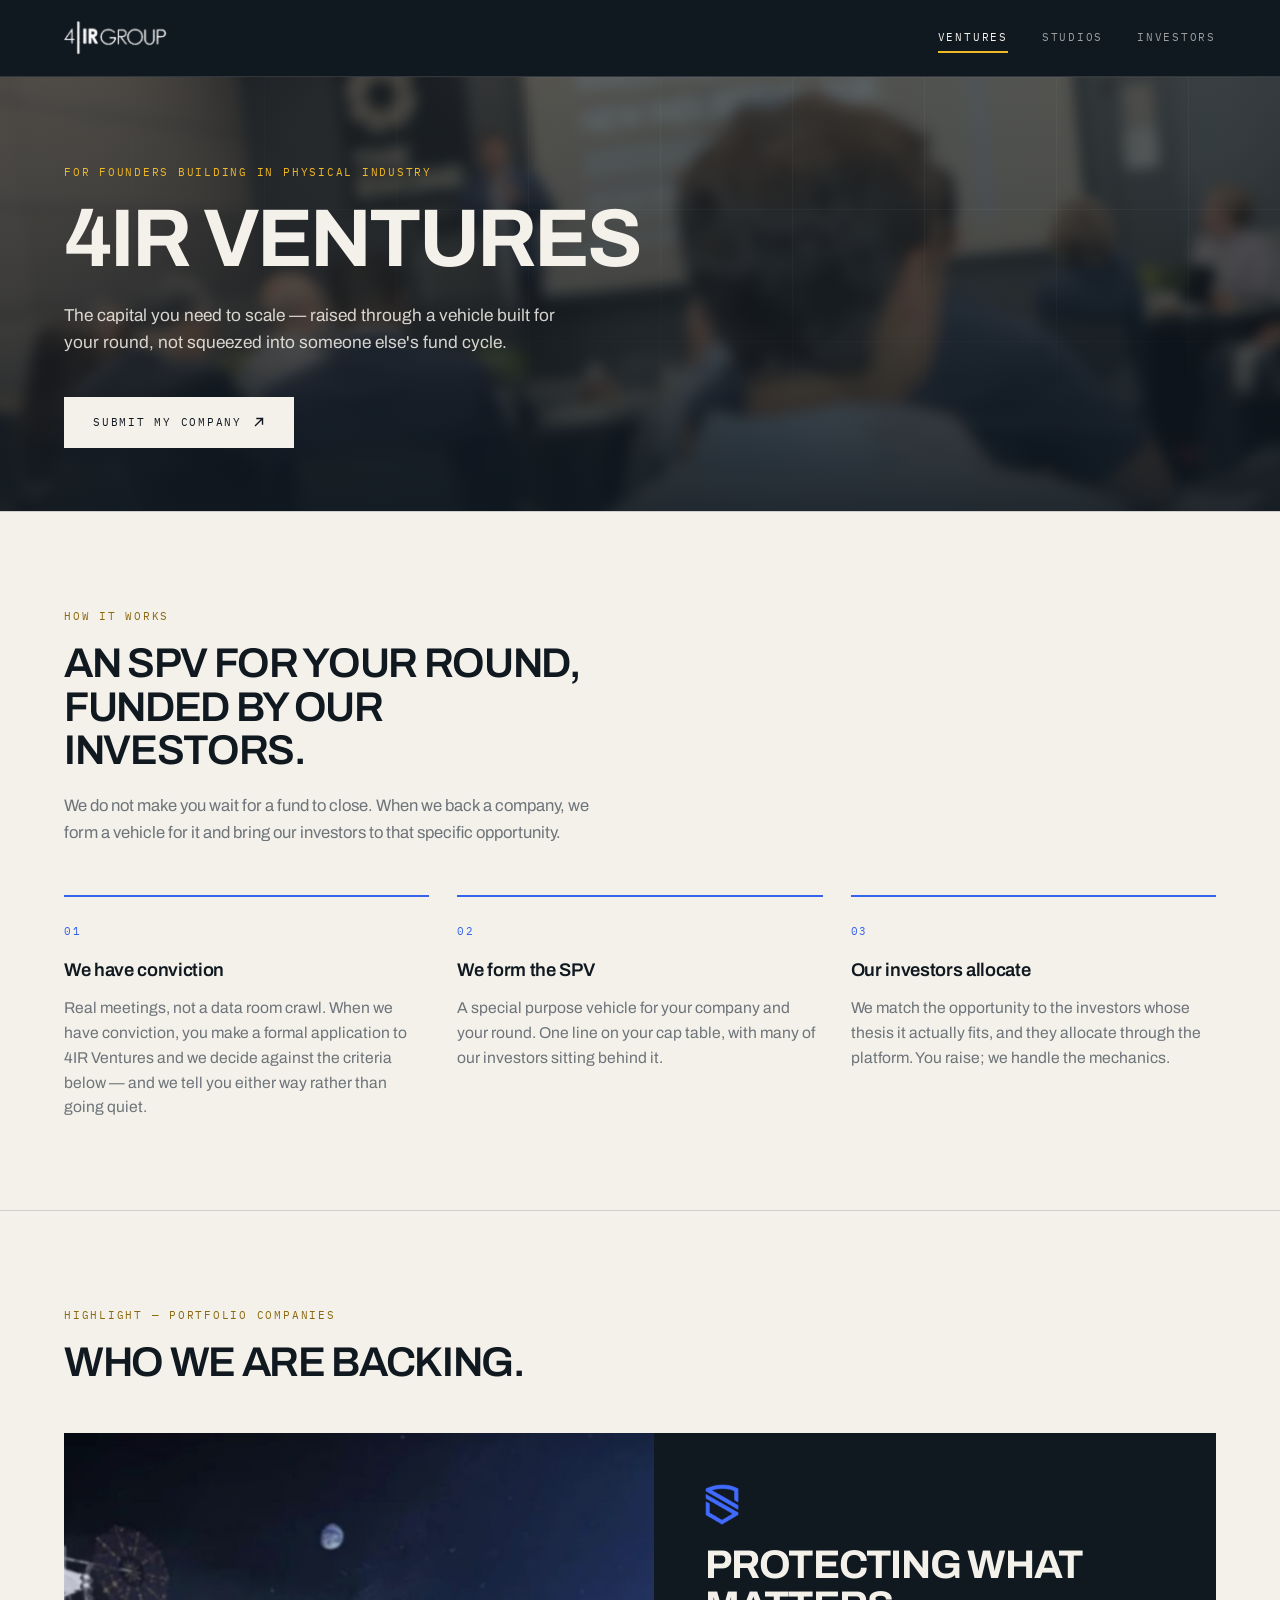
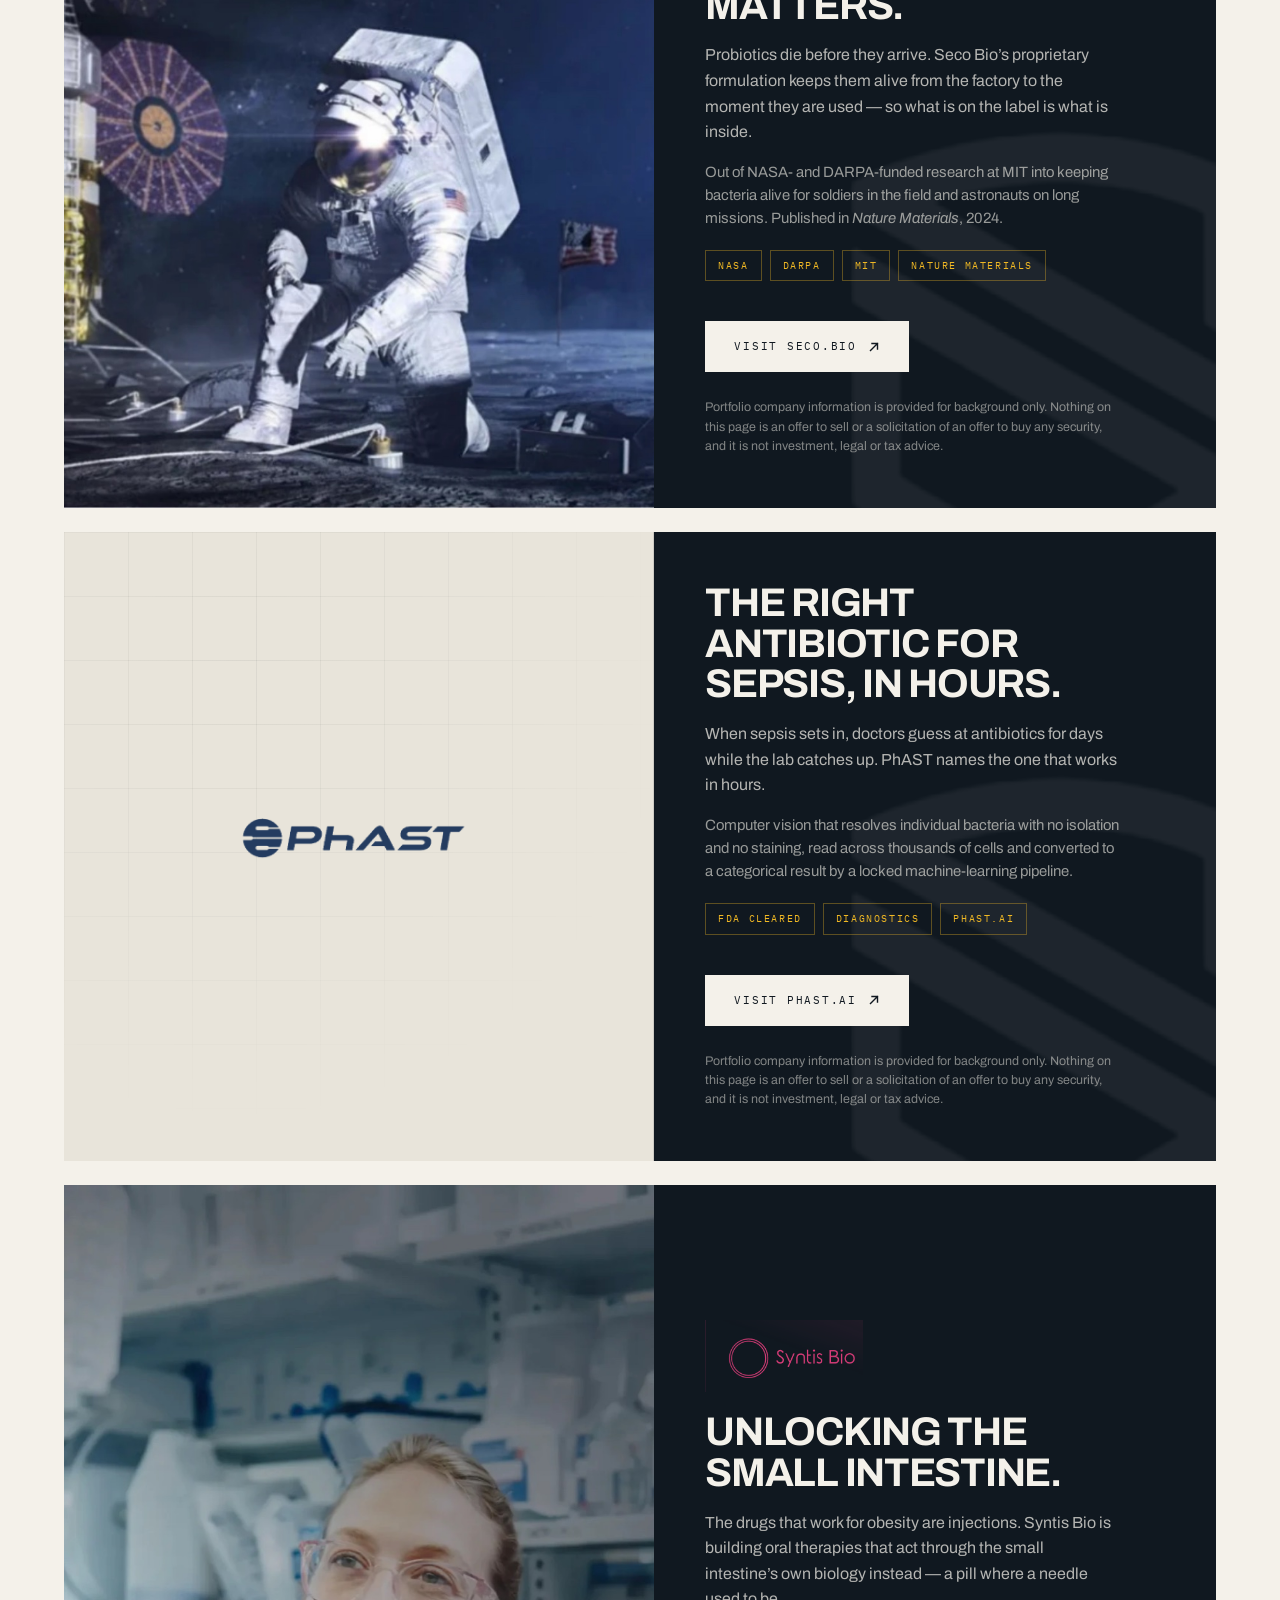
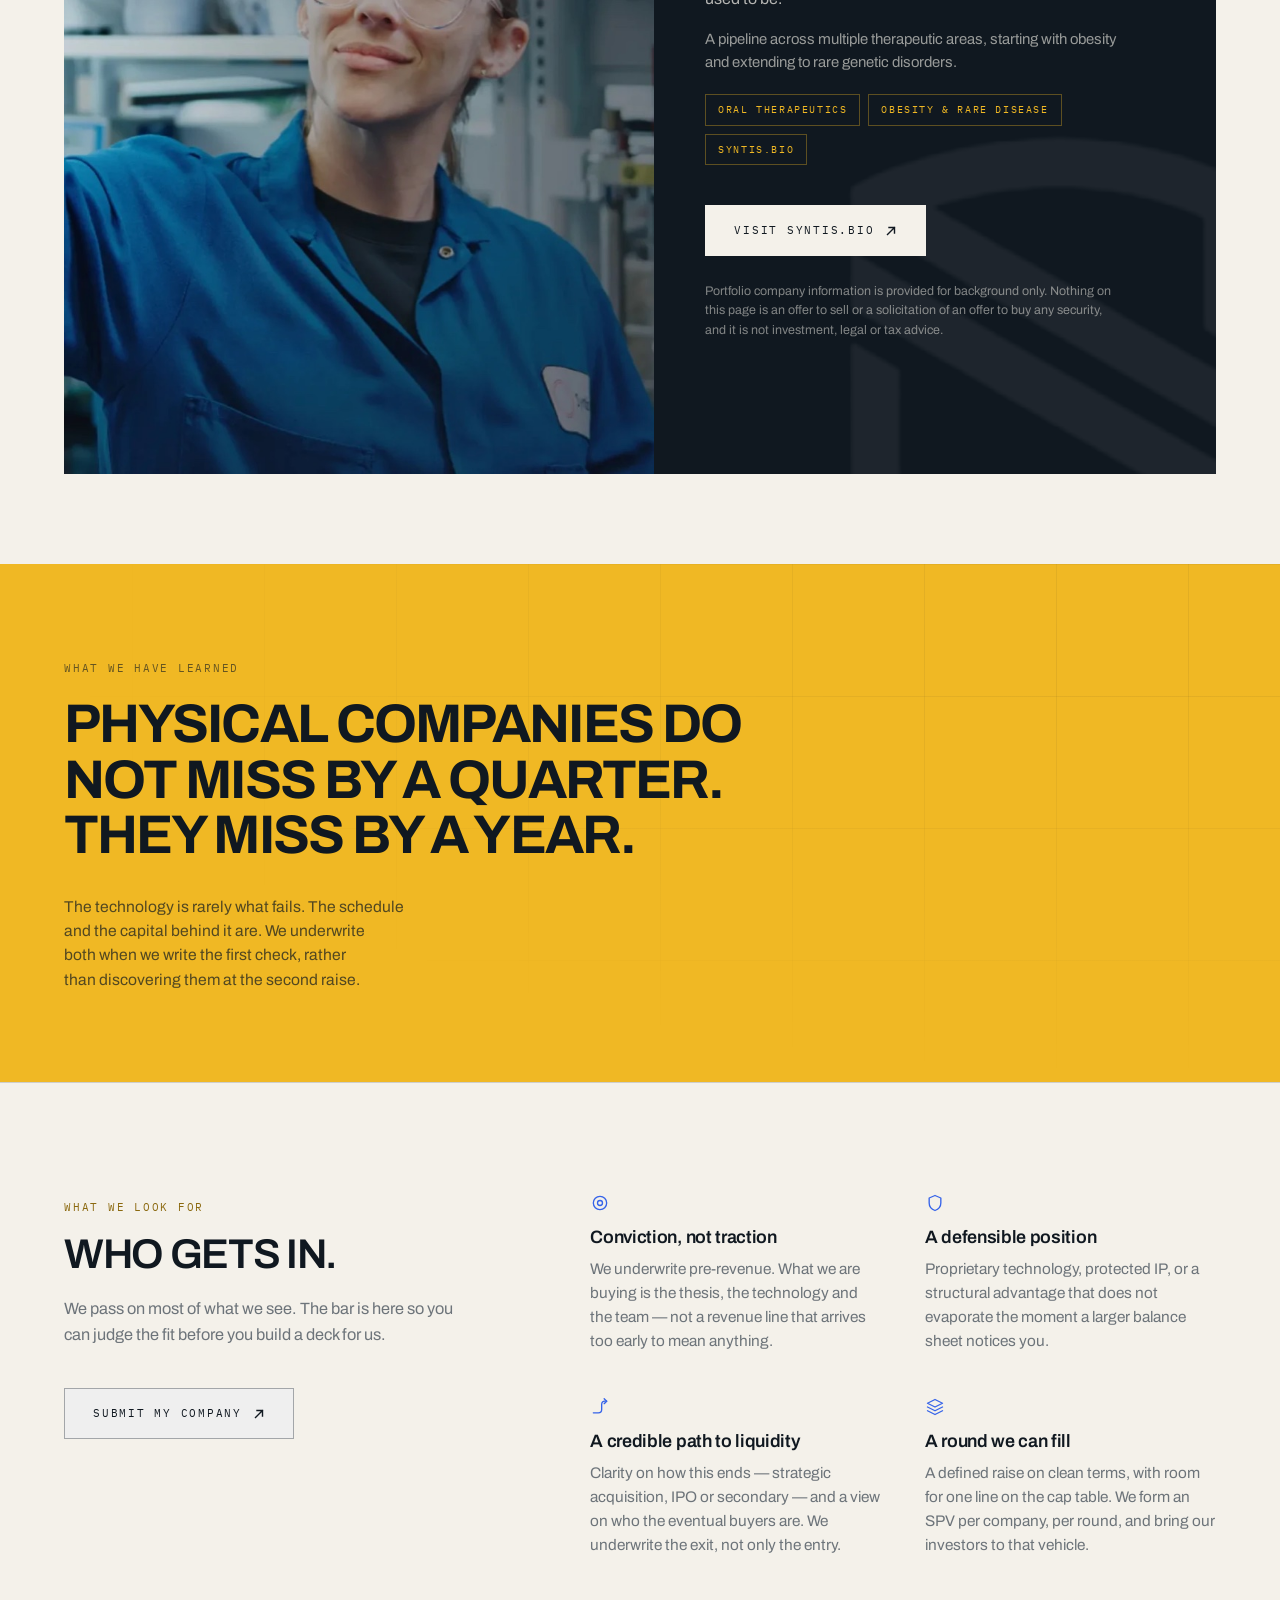
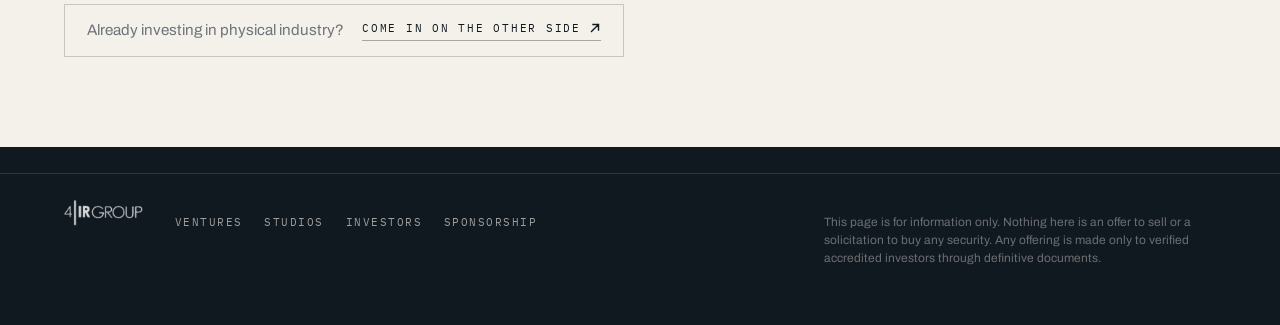
<file: ventures/index.html>
<!DOCTYPE html>
<html lang="en">
<head>
<meta charset="utf-8">
<meta name="viewport" content="width=device-width, initial-scale=1">
<title>Ventures — 4IR Group</title>
<meta name="description" content="Capital for companies building in physical industry. An SPV for your round, funded by our investor network.">
<link rel="preconnect" href="https://fonts.googleapis.com">
<link rel="preconnect" href="https://fonts.gstatic.com" crossorigin>
<link href="https://fonts.googleapis.com/css2?family=Archivo:wght@300;400;500;600;700&family=IBM+Plex+Mono:wght@400;500&display=swap" rel="stylesheet">
<link rel="stylesheet" href="/assets/site.css">
<style>

  /* ---------- how it works: three numbered steps ---------- */
  .steps{list-style:none;margin:clamp(30px,4.5vw,50px) 0 0;padding:0;display:grid;grid-template-columns:repeat(3,minmax(0,1fr));gap:clamp(18px,2.6vw,28px)}
  .steps li{border-top:2px solid var(--cobalt);padding:22px 0 0}
  .steps .n{font-family:var(--mono);font-size:11px;letter-spacing:.16em;color:var(--cobalt)}
  .steps h3{margin:12px 0 0;font-size:1.15rem;font-weight:600;letter-spacing:-.018em}
  .steps p{margin:12px 0 0;color:var(--steel);font-size:.98rem;line-height:1.58}
  @media(max-width:760px){.steps{grid-template-columns:1fr}}

  /* ---------- criteria: the 2x2 that says who gets in ---------- */
  .crit-wrap{display:grid;grid-template-columns:minmax(0,.85fr) minmax(0,1.15fr);gap:clamp(30px,5vw,80px);align-items:start;margin-top:clamp(10px,2vw,20px)}
  .crit{list-style:none;margin:0;padding:0;display:grid;grid-template-columns:repeat(2,minmax(0,1fr));gap:clamp(24px,3.4vw,44px)}
  .crit h3{margin:14px 0 0;font-size:1.12rem;font-weight:600;letter-spacing:-.018em;line-height:1.2}
  .crit p{margin:10px 0 0;color:var(--steel);font-size:.96rem;line-height:1.55}
  .crit svg{display:block;color:var(--cobalt)}
  @media(max-width:1000px){.crit-wrap{grid-template-columns:1fr}}
  @media(max-width:600px){.crit{grid-template-columns:1fr}}

  /* Steps arrive in sequence and answer the cursor. The rule draws first,
     then the content rises under it — the same grammar as the strata, so
     the two blocks feel like one system. */
  .steps li{
    opacity:0;transform:translateY(18px);
    transition:opacity .55s cubic-bezier(.2,.7,.2,1),
               transform .55s cubic-bezier(.2,.7,.2,1);
    border-top:0;
    position:relative;
  }
  .steps li::before{
    content:"";position:absolute;top:0;left:0;right:0;height:2px;
    background:var(--cobalt);
    transform:scaleX(0);transform-origin:left center;
    transition:transform .6s cubic-bezier(.4,0,.2,1),background-color .3s ease;
  }
  .steps.in li{opacity:1;transform:none}
  .steps.in li::before{transform:scaleX(1)}
  .steps.in li:nth-child(2),.steps.in li:nth-child(2)::before{transition-delay:.12s}
  .steps.in li:nth-child(3),.steps.in li:nth-child(3)::before{transition-delay:.24s}
  .steps li .n{transition:color .3s ease,transform .3s cubic-bezier(.2,.7,.2,1);display:inline-block;transform-origin:left center}
  .steps li:hover{transform:translateY(-4px)}
  .steps li:hover::before{background:var(--gold-deep)}
  .steps li:hover .n{color:var(--gold-deep);transform:scale(1.18)}
  @media (prefers-reduced-motion:reduce){
    .steps li,.steps li::before,.steps li .n{opacity:1!important;transform:none!important;transition:none!important}
  }

  /* ---------- page head video ---------- */
  /* Real footage from the Boston room, so the blur is lighter than the stock
     clips elsewhere: enough to soften faces, not so much that The Engine's
     wall and the slide behind the speaker stop reading. That evidence is the
     reason to use this clip at all. */
  .page-head{
    position:relative;overflow:hidden;isolation:isolate;
    min-height:min(46vh,440px);
    display:flex;align-items:flex-end;
    --wash:.66;
  }
  .head-media{position:absolute;inset:0;z-index:-3;overflow:hidden}
  .head-media video,.head-media img{
    width:100%;height:100%;object-fit:cover;display:block;
    filter:blur(6px) saturate(.9);
    transform:scale(1.12);
  }
  .page-head::before{
    content:"";position:absolute;inset:0;z-index:-2;pointer-events:none;
    background:linear-gradient(
      to top,
      rgba(16,24,32,calc(var(--wash) + .26)) 0%,
      rgba(16,24,32,calc(var(--wash) + .07)) 42%,
      rgba(16,24,32,var(--wash)) 100%);
  }
  .page-head::after{z-index:-1}
  .page-head .wrap{width:100%}
  .page-head .lede{color:rgba(244,241,234,.86)}
  @media (prefers-reduced-motion:reduce){ .head-media video{display:none} }

  /* ---------- portfolio highlight ---------- */
  .folio{
    background:var(--midnight);color:var(--parchment);
    display:grid;grid-template-columns:minmax(0,1.05fr) minmax(0,1fr);
    align-items:stretch;position:relative;overflow:hidden;
  }
  /* Their mark, oversized and barely there behind the copy. It brands the
     card as theirs without competing with the words in front of it. */
  .folio::after{
    content:"";position:absolute;right:-4%;bottom:-18%;width:min(46%,420px);aspect-ratio:133/160;
    background:url('/assets/seco-mark-white.png') center/contain no-repeat;
    opacity:.06;pointer-events:none;
  }
  .folio-shot{position:relative;overflow:hidden;min-height:clamp(240px,30vw,400px);line-height:0;background:var(--midnight)}
  .folio-shot img{
    width:100%;height:100%;object-fit:cover;object-position:60% center;display:block;
    transition:transform .6s cubic-bezier(.2,.7,.2,1);
  }
  .folio-shot:hover img{transform:scale(1.04)}
  .folio-body{position:relative;z-index:1;padding:clamp(28px,4vw,52px);display:flex;flex-direction:column;justify-content:center}
  .folio .tagline{
    margin:0;max-width:18ch;
    font-size:clamp(1.5rem,3.2vw,2.5rem);
    line-height:1.02;letter-spacing:-.032em;font-weight:700;text-transform:uppercase;
  }
  .folio .origin{margin:16px 0 0;max-width:46ch;color:rgba(244,241,234,.6);font-size:.93rem;line-height:1.55}
  .folio .origin em{font-style:italic}
  /* The names are the credential, so they sit as marks rather than prose. */
  .folio .provenance{list-style:none;margin:20px 0 0;padding:0;display:flex;flex-wrap:wrap;gap:8px}
  .folio .provenance li{
    font-family:var(--mono);font-size:10px;letter-spacing:.16em;text-transform:uppercase;
    color:var(--gold);border:1px solid rgba(240,184,36,.34);padding:7px 12px;
  }
  .folio .what{margin:16px 0 0;max-width:46ch;color:rgba(244,241,234,.72);font-size:1rem;line-height:1.6}
  .folio .status{
    margin:clamp(22px,3vw,30px) 0 0;padding:16px 0 0;border-top:1px solid rgba(244,241,234,.18);
    display:flex;flex-wrap:wrap;gap:8px 0;
  }
  .folio .status li{
    list-style:none;
    font-family:var(--mono);font-size:10.5px;letter-spacing:.16em;text-transform:uppercase;
    color:var(--gold);
  }
  .folio .status li+li::before{content:"\00b7";margin:0 14px;color:rgba(244,241,234,.35)}
  .folio .allocation{margin:14px 0 0;max-width:46ch;color:rgba(244,241,234,.8);font-size:.98rem;line-height:1.55}
  .folio .legal{
    margin:clamp(20px,2.6vw,26px) 0 0;max-width:58ch;
    font-size:.78rem;line-height:1.55;color:rgba(244,241,234,.5);
  }
  @media(max-width:900px){.folio{grid-template-columns:1fr}}

  .folio-shot.phast{
    background:var(--parchment-deep);
    display:flex;align-items:center;justify-content:center;
    border-right:1px solid rgba(16,24,32,.12);
  }
  .folio-shot.phast::before{
    content:"";position:absolute;inset:0;pointer-events:none;
    background-image:linear-gradient(rgba(16,24,32,.06) 1px,transparent 1px),
                     linear-gradient(90deg,rgba(16,24,32,.06) 1px,transparent 1px);
    background-size:64px 64px;
    mask-image:radial-gradient(100% 100% at 30% 20%,#000,transparent 75%);
    -webkit-mask-image:radial-gradient(100% 100% at 30% 20%,#000,transparent 75%);
  }
  .folio-shot.phast::after{
    content:"";position:relative;width:min(62%,280px);aspect-ratio:426/168;
    background:#243C60;   /* their navy, which reads correctly on parchment */
    -webkit-mask:url('/assets/phast-mark.png') center/contain no-repeat;
    mask:url('/assets/phast-mark.png') center/contain no-repeat;
    transition:transform .5s cubic-bezier(.2,.7,.2,1),background-color .3s ease;
  }
  .folio-shot.phast:hover::after{transform:scale(1.05);background:var(--cobalt)}

  /* Company marks. All three arrive as alpha masks, so they are painted in
     parchment rather than dropped in as foreign white PNGs — one rule, and
     every logo sits on the dark panel the same way. */
  .folio .mark, .alloc-head .mark{
    display:block;align-self:flex-start;flex:0 0 auto;
    position:relative;z-index:1;
  }
  /* Each mark in its own brand colour. Seco's blue and PhAST's navy are too
     dark to sit on midnight (2.9:1 and 1.6:1), so both are lifted along
     their own hue until they clear 4:1 rather than swapped for something
     else. Syntis's magenta already passes and is used as-is. */
  .mark-seco{background:#416AFF;width:34px;aspect-ratio:133/160;
    -webkit-mask:url('/assets/seco-mark-white.png') left center/contain no-repeat;
    mask:url('/assets/seco-mark-white.png') left center/contain no-repeat}
  .mark-phast{background:#5479B2;width:150px;aspect-ratio:600/236;
    -webkit-mask:url('/assets/phast-mark.png') left center/contain no-repeat;
    mask:url('/assets/phast-mark.png') left center/contain no-repeat}
  .mark-syntis{background:#D83C78;width:158px;aspect-ratio:520/240;
    -webkit-mask:url('/assets/syntis-mark.png') left center/contain no-repeat;
    mask:url('/assets/syntis-mark.png') left center/contain no-repeat}
  .folio .mark{margin-bottom:20px}
  .alloc-head .mark{margin-bottom:18px}
</style>
</head>
<body>

<header class="masthead">
  <div class="wrap">
    <a class="wordmark" href="/"><img class="logo" src="[data-uri]" alt="4IR Group"></a>
    <nav>
      <a href="/ventures/" aria-current="page">Ventures</a>
      <a href="/studios/">Studios</a>
      <a href="/investors/">Investors</a>
    </nav>
  </div>
</header>

<main id="top">

  <section class="page-head">
    <div class="head-media" aria-hidden="true">
      <video autoplay muted loop playsinline preload="auto" poster="/assets/ventures-head.jpg">
        <source src="/assets/ventures-head.mp4" type="video/mp4">
      </video>
    </div>
    <div class="wrap">
      <span class="eyebrow">For founders building in physical industry</span>
      <h1>4IR Ventures</h1>
      <p class="lede">The capital you need to scale — raised through a vehicle built for your round, not squeezed into someone else's fund cycle.</p>
      <div class="actions">
        <button class="btn btn-solid on-dark" type="button" data-form="company">Submit my company <svg width="12" height="12" viewBox="0 0 12 12" fill="none" aria-hidden="true"><path d="M2.5 9.5L9.5 2.5M9.5 2.5H4M9.5 2.5V8" stroke="currentColor" stroke-width="1.4" stroke-linecap="square"/></svg></button>
      </div>
    </div>
  </section>



  <section class="band">
    <div class="wrap">
      <div class="lead-in">
        <span class="eyebrow">How it works</span>
        <h2>An SPV for your round, funded by our investors.</h2>
        <p>We do not make you wait for a fund to close. When we back a company, we form a vehicle for it and bring our investors to that specific opportunity.</p>
      </div>
      <ol class="steps">
        <li>
          <div class="n">01</div>
          <h3>We have conviction</h3>
          <p>Real meetings, not a data room crawl. When we have conviction, you make a formal application to 4IR Ventures and we decide against the criteria below — and we tell you either way rather than going quiet.</p>
        </li>
        <li>
          <div class="n">02</div>
          <h3>We form the SPV</h3>
          <p>A special purpose vehicle for your company and your round. One line on your cap table, with many of our investors sitting behind it.</p>
        </li>
        <li>
          <div class="n">03</div>
          <h3>Our investors allocate</h3>
          <p>We match the opportunity to the investors whose thesis it actually fits, and they allocate through the platform. You raise; we handle the mechanics.</p>
        </li>
      </ol>
    </div>
  </section>


  <section class="band" id="portfolio">
    <div class="wrap">
      <div class="lead-in">
        <span class="eyebrow">Highlight &mdash; portfolio companies</span>
        <h2>Who we are backing.</h2>
      </div>

      <div class="folio" style="margin-top:clamp(28px,4vw,48px)">
        <a class="folio-shot" href="https://seco.bio" aria-label="Seco Bio — visit seco.bio">
          <img src="/assets/seco-origin.jpg" alt="Lunar mission imagery — the NASA and DARPA research Seco Bio came out of" loading="lazy">
        </a>

        <div class="folio-body">
          <span class="mark mark-seco"></span>
          <p class="tagline">Protecting what matters.</p>
          <p class="what">Probiotics die before they arrive. Seco Bio&rsquo;s proprietary formulation keeps them alive from the factory to the moment they are used — so what is on the label is what is inside.</p>
          <p class="origin">Out of NASA- and DARPA-funded research at MIT into keeping bacteria alive for soldiers in the field and astronauts on long missions. Published in <em>Nature Materials</em>, 2024.</p>
          <ul class="provenance">
            <li>NASA</li><li>DARPA</li><li>MIT</li><li>Nature Materials</li>
          </ul>

          <div class="actions">
            <a class="btn btn-solid on-dark" href="https://seco.bio">Visit seco.bio <svg width="12" height="12" viewBox="0 0 12 12" fill="none" aria-hidden="true"><path d="M2.5 9.5L9.5 2.5M9.5 2.5H4M9.5 2.5V8" stroke="currentColor" stroke-width="1.4" stroke-linecap="square"/></svg></a>
          </div>

          <p class="legal">Portfolio company information is provided for background only. Nothing on this page is an offer to sell or a solicitation of an offer to buy any security, and it is not investment, legal or tax advice.</p>
        </div>
      </div>

      <div class="folio" style="margin-top:clamp(16px,2vw,24px)">
        <a class="folio-shot phast" href="https://phast.ai" aria-label="PhAST — visit phast.ai"></a>

        <div class="folio-body">
          <p class="tagline">The right antibiotic for sepsis, in hours.</p>
          <p class="what">When sepsis sets in, doctors guess at antibiotics for days while the lab catches up. PhAST names the one that works in hours.</p>
          <p class="origin">Computer vision that resolves individual bacteria with no isolation and no staining, read across thousands of cells and converted to a categorical result by a locked machine-learning pipeline.</p>
          <ul class="provenance">
            <li>FDA cleared</li><li>Diagnostics</li><li>phast.ai</li>
          </ul>

          <div class="actions">
            <a class="btn btn-solid on-dark" href="https://phast.ai">Visit phast.ai <svg width="12" height="12" viewBox="0 0 12 12" fill="none" aria-hidden="true"><path d="M2.5 9.5L9.5 2.5M9.5 2.5H4M9.5 2.5V8" stroke="currentColor" stroke-width="1.4" stroke-linecap="square"/></svg></a>
          </div>

          <p class="legal">Portfolio company information is provided for background only. Nothing on this page is an offer to sell or a solicitation of an offer to buy any security, and it is not investment, legal or tax advice.</p>
        </div>
      </div>

      <div class="folio" style="margin-top:clamp(16px,2vw,24px)">
        <a class="folio-shot" href="https://syntis.bio" aria-label="Syntis Bio — visit syntis.bio">
          <img src="/assets/syntis-lab.jpg" alt="Syntis Bio — in the lab" loading="lazy">
        </a>

        <div class="folio-body">
          <span class="mark mark-syntis"></span>
          <p class="tagline">Unlocking the small intestine.</p>
          <p class="what">The drugs that work for obesity are injections. Syntis Bio is building oral therapies that act through the small intestine&rsquo;s own biology instead — a pill where a needle used to be.</p>
          <p class="origin">A pipeline across multiple therapeutic areas, starting with obesity and extending to rare genetic disorders.</p>
          <ul class="provenance">
            <li>Oral therapeutics</li><li>Obesity &amp; rare disease</li><li>syntis.bio</li>
          </ul>

          <div class="actions">
            <a class="btn btn-solid on-dark" href="https://syntis.bio">Visit syntis.bio <svg width="12" height="12" viewBox="0 0 12 12" fill="none" aria-hidden="true"><path d="M2.5 9.5L9.5 2.5M9.5 2.5H4M9.5 2.5V8" stroke="currentColor" stroke-width="1.4" stroke-linecap="square"/></svg></a>
          </div>

          <p class="legal">Portfolio company information is provided for background only. Nothing on this page is an offer to sell or a solicitation of an offer to buy any security, and it is not investment, legal or tax advice.</p>
        </div>
      </div>
    </div>
  </section>

  <section class="band gold">
    <div class="wrap">
      <span class="eyebrow">What we have learned</span>
      <p>Physical companies do not miss by a quarter. They miss by a year.</p>
      <p class="attrib">The technology is rarely what fails. The schedule and the capital behind it are. We underwrite both when we write the first check, rather than discovering them at the second raise.</p>
    </div>
  </section>
  <section class="band">
    <div class="wrap">
      <div class="crit-wrap">
        <div>
          <span class="eyebrow">What we look for</span>
          <h2 style="margin:14px 0 0;font-size:clamp(1.6rem,3.4vw,2.6rem);line-height:1.04;letter-spacing:-.032em;font-weight:600;text-transform:uppercase">Who gets in.</h2>
          <p style="margin:20px 0 0;color:var(--steel);font-size:1.02rem;line-height:1.6;max-width:44ch">We pass on most of what we see. The bar is here so you can judge the fit before you build a deck for us.</p>
          <div class="actions">
            <button class="btn btn-line" type="button" data-form="company">Submit my company <svg width="12" height="12" viewBox="0 0 12 12" fill="none" aria-hidden="true"><path d="M2.5 9.5L9.5 2.5M9.5 2.5H4M9.5 2.5V8" stroke="currentColor" stroke-width="1.4" stroke-linecap="square"/></svg></button>
          </div>
        </div>
        <ul class="crit">
        <li>
          <svg width="20" height="20" viewBox="0 0 24 24" fill="none" stroke="currentColor" stroke-width="1.6" stroke-linecap="round" stroke-linejoin="round" aria-hidden="true"><circle cx="12" cy="12" r="8"/><circle cx="12" cy="12" r="3"/></svg>
          <h3>Conviction, not traction</h3>
          <p>We underwrite pre-revenue. What we are buying is the thesis, the technology and the team — not a revenue line that arrives too early to mean anything.</p>
        </li>
        <li>
          <svg width="20" height="20" viewBox="0 0 24 24" fill="none" stroke="currentColor" stroke-width="1.6" stroke-linecap="round" stroke-linejoin="round" aria-hidden="true"><path d="M12 3l7 3v6c0 4.2-3 7.5-7 9-4-1.5-7-4.8-7-9V6z"/></svg>
          <h3>A defensible position</h3>
          <p>Proprietary technology, protected IP, or a structural advantage that does not evaporate the moment a larger balance sheet notices you.</p>
        </li>
        <li>
          <svg width="20" height="20" viewBox="0 0 24 24" fill="none" stroke="currentColor" stroke-width="1.6" stroke-linecap="round" stroke-linejoin="round" aria-hidden="true"><path d="M4 19h6a4 4 0 004-4V9a4 4 0 014-4h2"/><path d="M17 2l3 3-3 3"/></svg>
          <h3>A credible path to liquidity</h3>
          <p>Clarity on how this ends — strategic acquisition, IPO or secondary — and a view on who the eventual buyers are. We underwrite the exit, not only the entry.</p>
        </li>
        <li>
          <svg width="20" height="20" viewBox="0 0 24 24" fill="none" stroke="currentColor" stroke-width="1.6" stroke-linecap="round" stroke-linejoin="round" aria-hidden="true"><path d="M12 3l9 4.5-9 4.5-9-4.5z"/><path d="M3 12l9 4.5 9-4.5"/><path d="M3 16.5L12 21l9-4.5"/></svg>
          <h3>A round we can fill</h3>
          <p>A defined raise on clean terms, with room for one line on the cap table. We form an SPV per company, per round, and bring our investors to that vehicle.</p>
        </li>
        </ul>
      </div>

      <div class="aud-bar">
        Already investing in physical industry?
        <a href="/investors/">Come in on the other side <svg width="12" height="12" viewBox="0 0 12 12" fill="none" aria-hidden="true"><path d="M2.5 9.5L9.5 2.5M9.5 2.5H4M9.5 2.5V8" stroke="currentColor" stroke-width="1.4" stroke-linecap="square"/></svg></a>
      </div>
    </div>
  </section>

</main>

<footer>
  <div class="wrap">
    <img class="logo logo-sm" src="[data-uri]" alt="4IR Group">
    <nav class="foot-nav" aria-label="Footer">
      <a href="/ventures/">Ventures</a>
      <a href="/studios/">Studios</a>
      <a href="/investors/">Investors</a>
      <a href="/studios/fallroadshow/">Sponsorship</a>
    </nav>
    <p class="legal">This page is for information only. Nothing here is an offer to sell or a solicitation to buy any security. Any offering is made only to verified accredited investors through definitive documents.</p>
  </div>
</footer>

<script>
  (function () {
    var st = document.querySelector('.steps');
    if (!st) return;
    if (window.matchMedia('(prefers-reduced-motion: reduce)').matches ||
        !('IntersectionObserver' in window)) { st.classList.add('in'); return; }

    // This block sits high on the page, so it is usually already on screen at
    // load. Firing immediately means the entrance is over before anyone looks
    // at it; a short beat lets it actually be seen. Anything further down
    // still animates the moment it is scrolled to.
    var run = function (delay) { setTimeout(function () { st.classList.add('in'); }, delay); };
    var onScreen = st.getBoundingClientRect().top < window.innerHeight * 0.85;
    if (onScreen) { run(450); return; }

    new IntersectionObserver(function (e, o) {
      if (!e[0].isIntersecting) return;
      run(0); o.disconnect();
    }, { threshold: 0.3 }).observe(st);
  })();
</script>
<script>
  (function(){
    var v=document.querySelector('.head-media video'); if(!v) return;
    if(window.matchMedia('(prefers-reduced-motion: reduce)').matches){v.remove();return;}
    var slow=function(){v.playbackRate=0.75;};
    var go=function(){slow(); var p=v.play(); if(p&&p.catch)p.catch(function(){});};
    v.addEventListener('loadedmetadata',slow);
    v.addEventListener('play',slow);
    v.addEventListener('canplay',go,{once:true}); go();
  })();
</script>
<script src="/assets/form.js" defer></script>
</body>
</html>
</file>
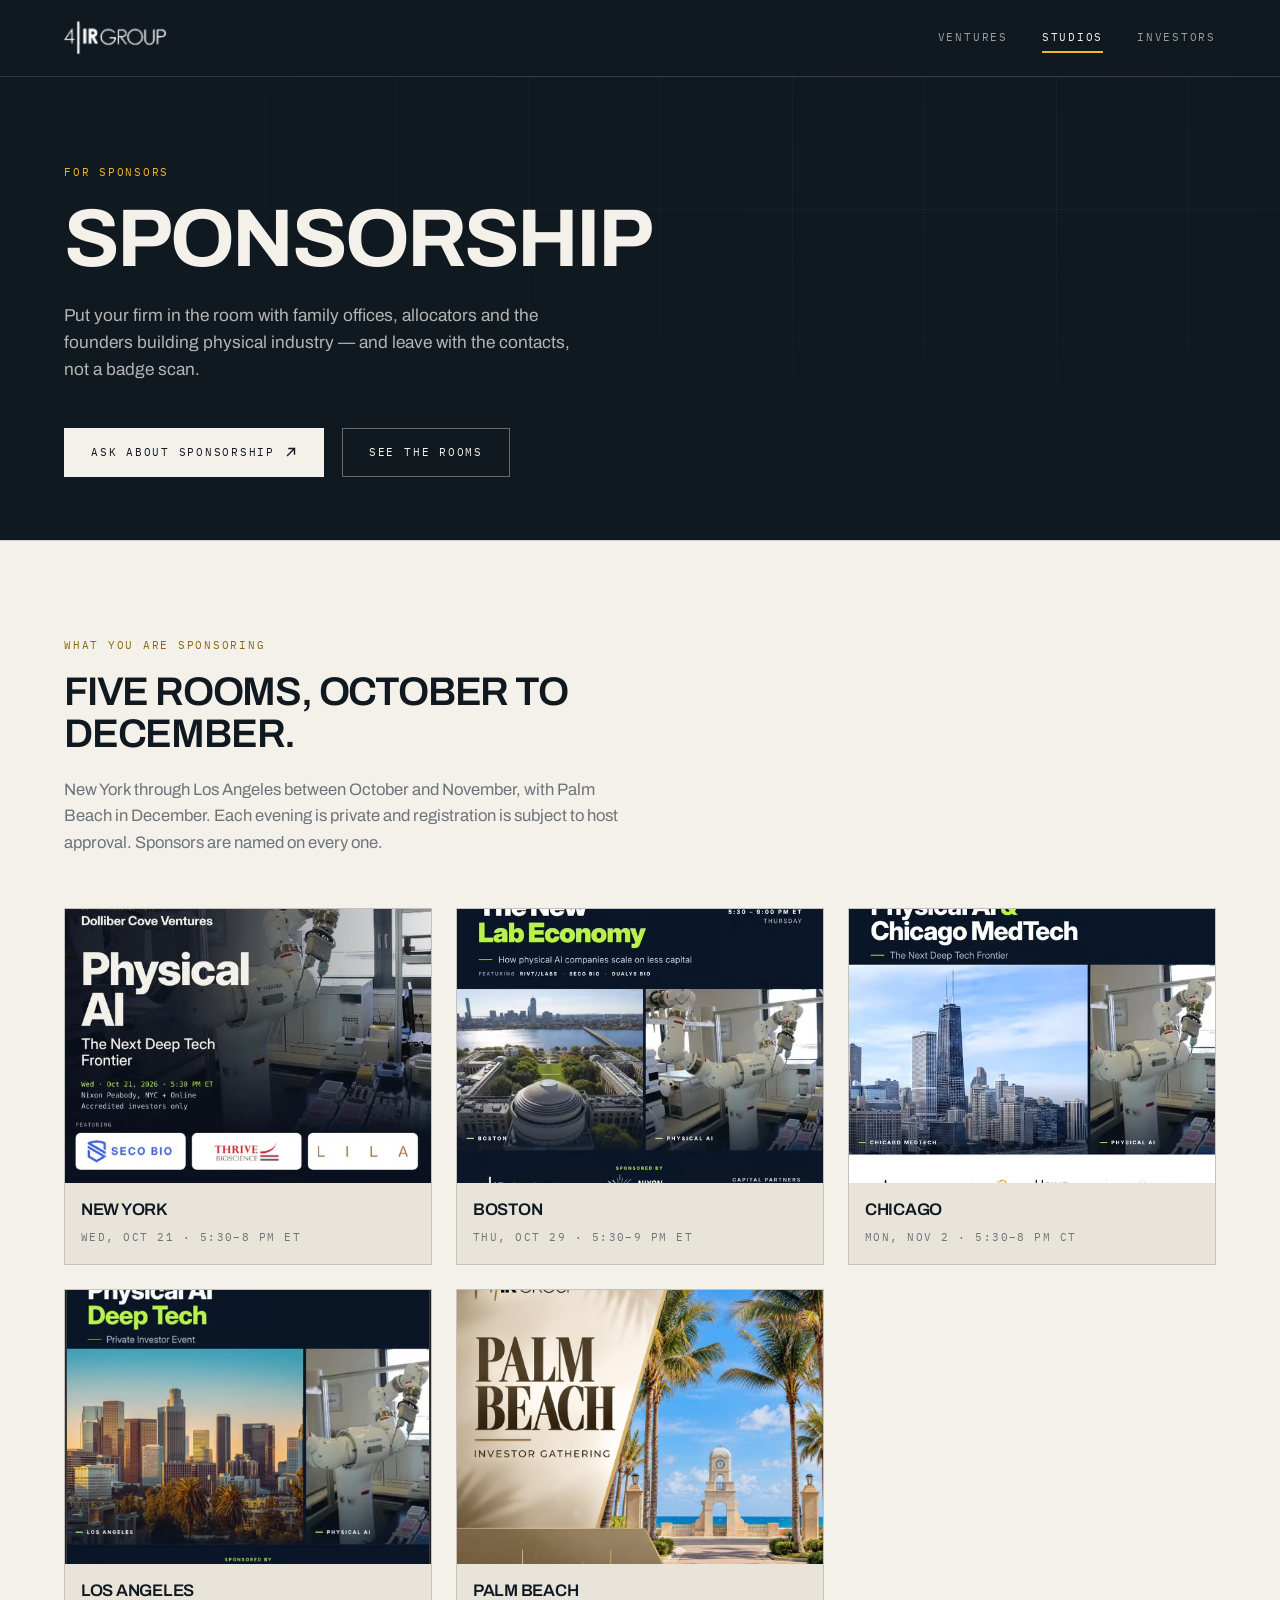
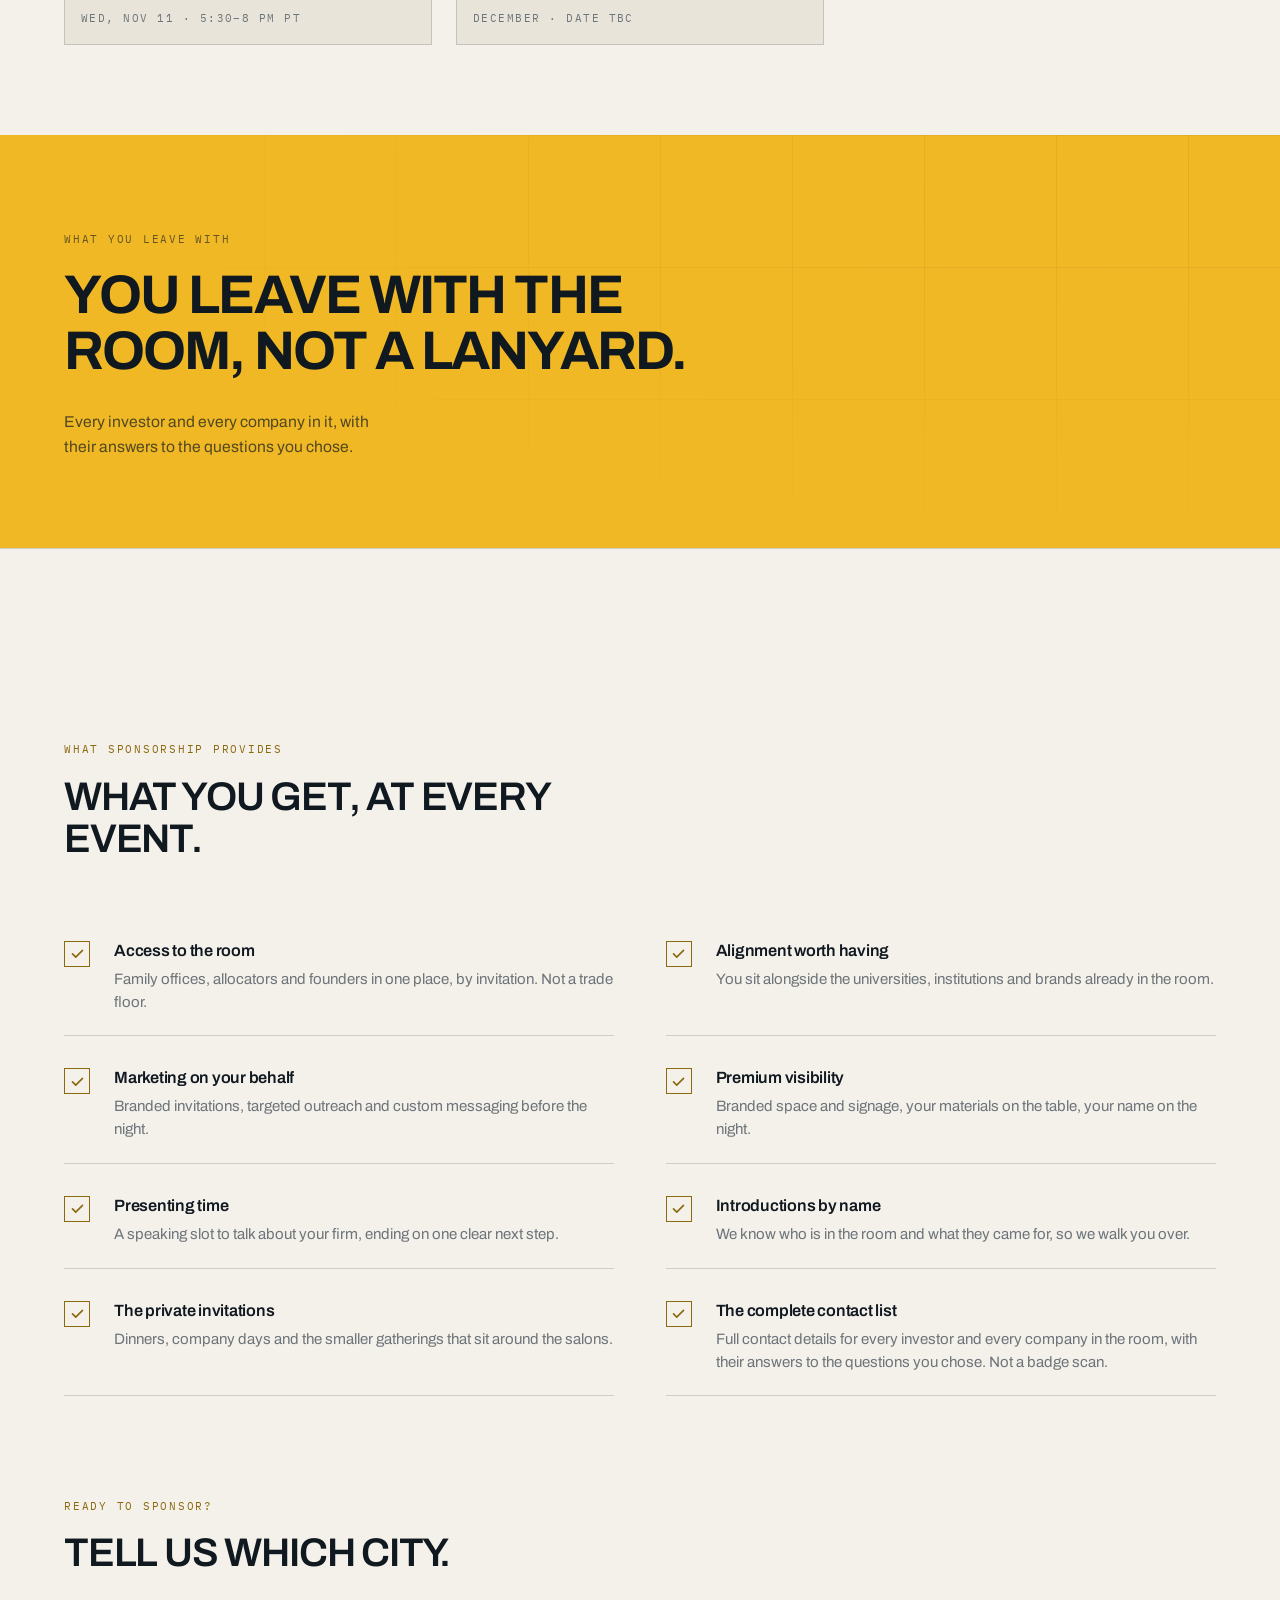
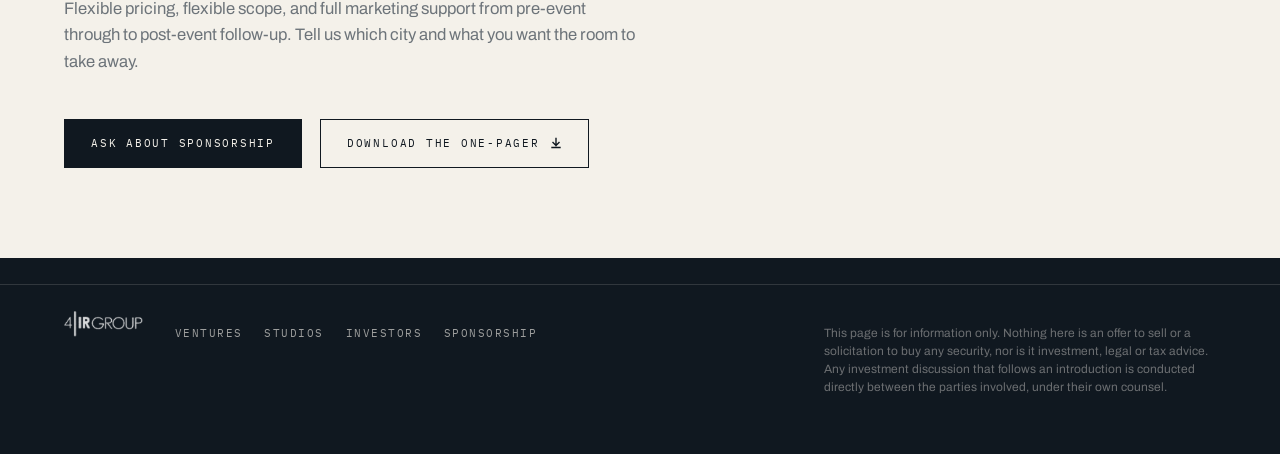
<file: studios/fallroadshow/index.html>
<!DOCTYPE html>
<html lang="en">
<head>
<meta charset="utf-8">
<meta name="viewport" content="width=device-width, initial-scale=1">
<title>Sponsorship — 4IR Group</title>
<meta name="description" content="Sponsor a 4IR Group investor salon: access to the room, the complete contact list, premium visibility and time on your feet.">
<link rel="preconnect" href="https://fonts.googleapis.com">
<link rel="preconnect" href="https://fonts.gstatic.com" crossorigin>
<link href="https://fonts.googleapis.com/css2?family=Archivo:wght@300;400;500;600;700&family=IBM+Plex+Mono:wght@400;500&display=swap" rel="stylesheet">
<link rel="stylesheet" href="/assets/site.css">
<style>

  /* ---------- page head ---------- */
  .page-head{background:var(--midnight);color:var(--parchment);padding:clamp(52px,9vh,104px) 0 clamp(44px,7vh,82px);position:relative;overflow:hidden}
  .page-head::after{
    content:"";position:absolute;inset:0;pointer-events:none;
    background-image:linear-gradient(rgba(244,241,234,.05) 1px,transparent 1px),
                     linear-gradient(90deg,rgba(244,241,234,.05) 1px,transparent 1px);
    background-size:132px 132px;
    mask-image:radial-gradient(120% 90% at 78% 20%,#000,transparent 72%);
    -webkit-mask-image:radial-gradient(120% 90% at 78% 20%,#000,transparent 72%);
  }
  .page-head .wrap{position:relative;z-index:1}
  .page-head .eyebrow{color:var(--gold)}
  .page-head .eyebrow a{color:inherit;text-decoration:none;border-bottom:1px solid rgba(244,241,234,.3)}
  .page-head .eyebrow a:hover{color:var(--parchment)}
  .page-head h1{
    margin:16px 0 0;max-width:15ch;
    font-size:clamp(2.3rem,6.4vw,5.2rem);
    line-height:.94;letter-spacing:-.035em;font-weight:700;text-transform:uppercase;
  }
  .page-head .lede{margin:26px 0 0;max-width:52ch;font-size:clamp(1rem,1.35vw,1.2rem);color:rgba(244,241,234,.72)}

  /* You get / We do / Result, inside the dark tier card. */
  .split{display:grid;grid-template-columns:repeat(3,minmax(0,1fr));gap:clamp(20px,3vw,38px);margin-top:clamp(26px,3.6vw,38px);padding-top:clamp(22px,3vw,30px);border-top:1px solid rgba(244,241,234,.16)}
  .split .k{font-family:var(--mono);font-size:10.5px;letter-spacing:.18em;text-transform:uppercase;color:var(--oxide)}
  .split p{margin:9px 0 0;font-size:.95rem;line-height:1.55;color:rgba(244,241,234,.7)}
  @media(max-width:760px){.split{grid-template-columns:1fr;gap:20px}}

  .tiers-intro{margin:clamp(24px,3.4vw,34px) 0 0;max-width:58ch;color:var(--steel);font-size:1rem;line-height:1.6}

  /* ---------- shared blocks ---------- */
  .lead-in{max-width:58ch}
  .lead-in h2{
    margin:14px 0 0;
    font-size:clamp(1.5rem,3.2vw,2.5rem);
    line-height:1.06;letter-spacing:-.03em;font-weight:600;text-transform:uppercase;
  }
  .lead-in p{margin:20px 0 0;color:var(--steel);font-size:clamp(1rem,1.3vw,1.1rem)}
  .rows{list-style:none;margin:clamp(30px,5vw,52px) 0 0;padding:0;display:flex;flex-direction:column}
  .rows li{display:flex;align-items:baseline;gap:clamp(16px,2.6vw,36px);padding:22px 0;border-top:var(--rule)}
  .rows li:last-child{border-bottom:var(--rule)}
  .rows .tag{
    font-family:var(--mono);font-size:11px;letter-spacing:.16em;text-transform:uppercase;
    color:var(--cobalt);white-space:nowrap;flex:0 0 auto;width:132px;
  }
  .rows h3{margin:0 0 6px;font-size:1.05rem;font-weight:600;letter-spacing:-.01em}
  .rows p{margin:0;font-size:1rem;line-height:1.55;color:var(--steel);max-width:62ch}
  @media(max-width:640px){
    .rows li{flex-direction:column;gap:10px}
    .rows .tag{width:auto}
  }

  /* ---------- cities ---------- */
  /* Five rooms, so three across and two down rather than five narrow slivers —
     the artwork is the point and it has to be legible. */
  .cities{list-style:none;margin:clamp(30px,5vw,52px) 0 0;padding:0;display:grid;gap:clamp(16px,2vw,24px);grid-template-columns:repeat(3,minmax(0,1fr))}
  .cities a{display:block;text-decoration:none;color:inherit;border:1px solid rgba(16,24,32,.16);background:var(--parchment-deep);transition:border-color .2s,transform .2s}
  .cities a:hover{border-color:var(--cobalt);transform:translateY(-2px)}
  .cities .noart{display:flex;align-items:center;justify-content:center;width:100%;aspect-ratio:4/3;background:var(--midnight)}
  .cities .noart span{font-family:var(--mono);font-size:11px;letter-spacing:.18em;text-transform:uppercase;color:var(--gold)}
  .cities img{display:block;width:100%;aspect-ratio:4/3;object-fit:cover;background:var(--parchment-deep)}
  .cities .meta{padding:14px 16px 18px}
  .cities .city{font-size:1.05rem;font-weight:600;letter-spacing:-.015em;text-transform:uppercase}
  .cities .when{margin:6px 0 0;font-family:var(--mono);font-size:10.5px;letter-spacing:.14em;text-transform:uppercase;color:var(--steel)}
  @media(max-width:900px){.cities{grid-template-columns:repeat(2,minmax(0,1fr))}}
  @media(max-width:520px){.cities{grid-template-columns:1fr}}

  /* ---------- run of show ---------- */
  .program{list-style:none;margin:clamp(30px,5vw,52px) 0 0;padding:0}
  .program li{display:grid;grid-template-columns:86px minmax(0,1fr);gap:clamp(16px,3vw,40px);padding:24px 0;border-top:var(--rule)}
  .program li:last-child{border-bottom:var(--rule)}
  .program .at{font-family:var(--mono);font-size:12px;letter-spacing:.08em;color:var(--oxide);padding-top:3px}
  .program h3{margin:0;font-size:1.1rem;font-weight:600;letter-spacing:-.015em}
  .program .who{display:inline-block;margin:0 0 0 10px;font-family:var(--mono);font-size:10px;letter-spacing:.14em;text-transform:uppercase;color:var(--steel);vertical-align:middle}
  .program p{margin:8px 0 0;color:var(--steel);font-size:.98rem;line-height:1.55;max-width:64ch}
  @media(max-width:560px){
    .program li{grid-template-columns:1fr;gap:8px}
    .program .who{margin-left:0;display:block}
  }

  /* ---------- sponsorship ---------- */
  /* The all-in tier is the one being sold, so it gets the dark card and the
     three per-city tiers sit under it as the alternative, not the headline. */
  .headline-tier{
    margin:clamp(30px,5vw,52px) 0 0;
    background:var(--midnight);color:var(--parchment);
    border-top:4px solid var(--oxide);
    padding:clamp(28px,4.5vw,46px);
  }
  .headline-tier .row{display:flex;flex-wrap:wrap;align-items:baseline;justify-content:space-between;gap:10px 24px}
  .headline-tier h3{margin:0;font-size:clamp(1.3rem,2.4vw,1.9rem);font-weight:600;text-transform:uppercase;letter-spacing:-.025em}
  .headline-tier .best{font-family:var(--mono);font-size:10.5px;letter-spacing:.18em;text-transform:uppercase;color:var(--oxide)}
  .headline-tier .price{margin:18px 0 0;font-size:clamp(1.15rem,2vw,1.5rem);font-weight:600;letter-spacing:-.02em}
  .headline-tier .price span{color:rgba(244,241,234,.55);font-weight:400;font-size:.85em;letter-spacing:0}
  .headline-tier .note{margin:12px 0 0;color:rgba(244,241,234,.66);font-size:.98rem;line-height:1.6;max-width:64ch}
  .tiers{list-style:none;margin:18px 0 0;padding:0;display:grid;gap:18px;grid-template-columns:repeat(3,minmax(0,1fr))}
  .tiers li{border:1px solid rgba(16,24,32,.18);padding:clamp(20px,2.6vw,28px)}
  .tiers .name{font-family:var(--mono);font-size:11px;letter-spacing:.16em;text-transform:uppercase;color:var(--cobalt)}
  .tiers .amt{margin:10px 0 0;font-size:1.5rem;font-weight:600;letter-spacing:-.025em}
  .tiers ul{list-style:none;margin:14px 0 0;padding:0}
  .tiers ul li{border:0;padding:0;margin:0 0 7px;font-size:.94rem;color:var(--steel);line-height:1.5}
  .tiers ul li::before{content:"—";color:var(--oxide);margin-right:9px}
  @media(max-width:760px){.tiers{grid-template-columns:1fr}}

  /* ---------- featured + close ---------- */
  .featured{margin:clamp(30px,5vw,52px) 0 0;display:flex;flex-wrap:wrap;gap:14px 28px;align-items:baseline}
  .featured a{font-size:clamp(1.3rem,2.6vw,2rem);font-weight:600;text-transform:uppercase;letter-spacing:-.025em;text-decoration:none;border-bottom:2px solid var(--cobalt);padding-bottom:2px}
  .actions{margin:clamp(28px,4.5vw,44px) 0 0;display:flex;flex-wrap:wrap;gap:14px 18px;align-items:center}
  .btn{
    display:inline-flex;align-items:center;gap:10px;
    font-family:var(--mono);font-size:11px;letter-spacing:.16em;text-transform:uppercase;
    text-decoration:none;padding:15px 26px;border:1px solid var(--midnight);
    transition:background-color .2s,color .2s;
  }
  .btn-solid{background:var(--midnight);color:var(--parchment)}
  .btn-solid:hover{background:var(--cobalt);border-color:var(--cobalt)}
  .btn-line:hover{background:var(--midnight);color:var(--parchment)}
  .fineprint{margin:clamp(24px,4vw,38px) 0 0;font-size:.86rem;line-height:1.6;color:var(--steel);max-width:66ch}

  /* ---------- what sponsorship provides ---------- */
  /* Checkboxes, ticked in sequence as they scroll in. The tick is drawn
     rather than faded — a stroke that completes reads as something being
     confirmed, which is the whole point of a list like this. */
  .checks{list-style:none;margin:clamp(34px,5vw,58px) 0 0;padding:0;
    display:grid;grid-template-columns:repeat(2,minmax(0,1fr));gap:clamp(4px,1vw,10px) clamp(24px,4vw,64px)}
  .checks li{
    display:grid;grid-template-columns:34px minmax(0,1fr);gap:16px;align-items:start;
    padding:clamp(16px,2vw,22px) 0;border-bottom:var(--rule);
    opacity:0;transform:translateY(12px);
    transition:opacity .5s cubic-bezier(.2,.7,.2,1),transform .5s cubic-bezier(.2,.7,.2,1);
  }
  .checks.in li{opacity:1;transform:none}
  .checks .box{
    width:26px;height:26px;border:1.5px solid rgba(16,24,32,.28);
    display:flex;align-items:center;justify-content:center;
    transition:border-color .4s ease,background-color .4s ease;
  }
  .checks.in .box{border-color:var(--gold-deep)}
  .checks .box svg{width:15px;height:15px;color:var(--gold-deep);overflow:visible}
  .checks .box path{
    stroke-dasharray:24;stroke-dashoffset:24;
    transition:stroke-dashoffset .45s cubic-bezier(.65,0,.35,1);
  }
  .checks.in .box path{stroke-dashoffset:0}
  .checks h3{margin:0;font-size:1.02rem;font-weight:600;letter-spacing:-.015em;line-height:1.25}
  .checks p{margin:7px 0 0;color:var(--steel);font-size:.94rem;line-height:1.5}
  @media(max-width:820px){.checks{grid-template-columns:1fr}}
  @media (prefers-reduced-motion:reduce){
    .checks li{opacity:1;transform:none;transition:none}
    .checks .box path{stroke-dashoffset:0;transition:none}
  }
</style>
</head>
<body>

<header class="masthead">
  <div class="wrap">
    <a class="wordmark" href="/"><img class="logo" src="[data-uri]" alt="4IR Group"></a>
    <nav>
      <a href="/ventures/">Ventures</a>
      <a href="/studios/" aria-current="page">Studios</a>
      <a href="/investors/">Investors</a>
    </nav>
  </div>
</header>

<main id="top">

  <section class="page-head">
    <div class="wrap">
      <span class="eyebrow">For sponsors</span>
      <h1>Sponsorship</h1>
      <p class="lede">Put your firm in the room with family offices, allocators and the founders building physical industry — and leave with the contacts, not a badge scan.</p>
      <div class="actions">
        <button class="btn btn-solid on-dark" type="button" data-form="sponsorship">Ask about sponsorship <svg width="12" height="12" viewBox="0 0 12 12" fill="none" aria-hidden="true"><path d="M2.5 9.5L9.5 2.5M9.5 2.5H4M9.5 2.5V8" stroke="currentColor" stroke-width="1.4" stroke-linecap="square"/></svg></button>
        <a class="btn btn-line on-dark" href="#rooms">See the rooms</a>
      </div>
    </div>
  </section>

  <section class="band">
    <div class="wrap">


      <div class="lead-in" id="rooms">
        <span class="eyebrow">What you are sponsoring</span>
        <h2>Five rooms, October to December.</h2>
        <p>New York through Los Angeles between October and November, with Palm Beach in December. Each evening is private and registration is subject to host approval. Sponsors are named on every one.</p>
      </div>
      <ul class="cities">
        <li><a href="https://luma.com/cvgzdynv"><img src="/assets/cities/new-york.jpg" alt="" loading="lazy"><div class="meta"><div class="city">New York</div><p class="when">Wed, Oct 21 &middot; 5:30&ndash;8 PM ET</p></div></a></li>
        <li><a href="https://luma.com/j82dp0r0"><img src="/assets/cities/boston-oct29.jpg" alt="" loading="lazy"><div class="meta"><div class="city">Boston</div><p class="when">Thu, Oct 29 &middot; 5:30&ndash;9 PM ET</p></div></a></li>
        <li><a href="#" data-form="sponsorship"><img src="/assets/cities/chicago-nov2.jpg" alt="" loading="lazy"><div class="meta"><div class="city">Chicago</div><p class="when">Mon, Nov 2 &middot; 5:30&ndash;8 PM CT</p></div></a></li>
        <li><a href="https://luma.com/wf3rwvsi"><img src="/assets/cities/los-angeles.jpg" alt="" loading="lazy"><div class="meta"><div class="city">Los Angeles</div><p class="when">Wed, Nov 11 &middot; 5:30&ndash;8 PM PT</p></div></a></li>
        <li><a href="#" data-form="sponsorship"><img src="/assets/cities/palm-beach.jpg" alt="" loading="lazy"><div class="meta"><div class="city">Palm Beach</div><p class="when">December &middot; date TBC</p></div></a></li>
      </ul>

    </div>
  </section>

  <section class="band gold">
    <div class="wrap">
      <span class="eyebrow">What you leave with</span>
      <p>You leave with the room, not a lanyard.</p>
      <p class="attrib">Every investor and every company in it, with their answers to the questions you chose.</p>
    </div>
  </section>

  <section class="band">
    <div class="wrap">
      <div class="lead-in" style="margin-top:clamp(52px,8vw,96px)">
        <span class="eyebrow">What sponsorship provides</span>
        <h2>What you get, at every event.</h2>
      </div>
      <ul class="checks" id="checks">
        <li>
          <span class="box"><svg viewBox="0 0 24 24" fill="none" aria-hidden="true"><path d="M4 12.5l5.2 5.2L20 7" stroke="currentColor" stroke-width="2.6" stroke-linecap="round" stroke-linejoin="round"/></svg></span>
          <div><h3>Access to the room</h3><p>Family offices, allocators and founders in one place, by invitation. Not a trade floor.</p></div>
        </li>
        <li>
          <span class="box"><svg viewBox="0 0 24 24" fill="none" aria-hidden="true"><path d="M4 12.5l5.2 5.2L20 7" stroke="currentColor" stroke-width="2.6" stroke-linecap="round" stroke-linejoin="round"/></svg></span>
          <div><h3>Alignment worth having</h3><p>You sit alongside the universities, institutions and brands already in the room.</p></div>
        </li>
        <li>
          <span class="box"><svg viewBox="0 0 24 24" fill="none" aria-hidden="true"><path d="M4 12.5l5.2 5.2L20 7" stroke="currentColor" stroke-width="2.6" stroke-linecap="round" stroke-linejoin="round"/></svg></span>
          <div><h3>Marketing on your behalf</h3><p>Branded invitations, targeted outreach and custom messaging before the night.</p></div>
        </li>
        <li>
          <span class="box"><svg viewBox="0 0 24 24" fill="none" aria-hidden="true"><path d="M4 12.5l5.2 5.2L20 7" stroke="currentColor" stroke-width="2.6" stroke-linecap="round" stroke-linejoin="round"/></svg></span>
          <div><h3>Premium visibility</h3><p>Branded space and signage, your materials on the table, your name on the night.</p></div>
        </li>
        <li>
          <span class="box"><svg viewBox="0 0 24 24" fill="none" aria-hidden="true"><path d="M4 12.5l5.2 5.2L20 7" stroke="currentColor" stroke-width="2.6" stroke-linecap="round" stroke-linejoin="round"/></svg></span>
          <div><h3>Presenting time</h3><p>A speaking slot to talk about your firm, ending on one clear next step.</p></div>
        </li>
        <li>
          <span class="box"><svg viewBox="0 0 24 24" fill="none" aria-hidden="true"><path d="M4 12.5l5.2 5.2L20 7" stroke="currentColor" stroke-width="2.6" stroke-linecap="round" stroke-linejoin="round"/></svg></span>
          <div><h3>Introductions by name</h3><p>We know who is in the room and what they came for, so we walk you over.</p></div>
        </li>
        <li>
          <span class="box"><svg viewBox="0 0 24 24" fill="none" aria-hidden="true"><path d="M4 12.5l5.2 5.2L20 7" stroke="currentColor" stroke-width="2.6" stroke-linecap="round" stroke-linejoin="round"/></svg></span>
          <div><h3>The private invitations</h3><p>Dinners, company days and the smaller gatherings that sit around the salons.</p></div>
        </li>
        <li>
          <span class="box"><svg viewBox="0 0 24 24" fill="none" aria-hidden="true"><path d="M4 12.5l5.2 5.2L20 7" stroke="currentColor" stroke-width="2.6" stroke-linecap="round" stroke-linejoin="round"/></svg></span>
          <div><h3>The complete contact list</h3><p>Full contact details for every investor and every company in the room, with their answers to the questions you chose. Not a badge scan.</p></div>
        </li>
      </ul>

      <div class="lead-in" style="margin-top:clamp(52px,8vw,96px)">
        <span class="eyebrow">Ready to sponsor?</span>
        <h2>Tell us which city.</h2>
        <p>Flexible pricing, flexible scope, and full marketing support from pre-event through to post-event follow-up. Tell us which city and what you want the room to take away.</p>
      </div>
      <div class="actions">
        <button class="btn btn-solid" type="button" data-form="sponsorship">Ask about sponsorship</button>
          <a class="btn btn-line" href="/assets/4ir-sponsor-one-pager.pdf" download>Download the one-pager <svg width="12" height="12" viewBox="0 0 12 12" fill="none" aria-hidden="true"><path d="M6 1.5v7M6 8.5L3 5.5M6 8.5l3-3M2 10.5h8" stroke="currentColor" stroke-width="1.4" stroke-linecap="square" fill="none"/></svg></a>
      </div>
    
    </div>
  </section>

</main>

<footer>
  <div class="wrap">
    <img class="logo logo-sm" src="[data-uri]" alt="4IR Group">
    <nav class="foot-nav" aria-label="Footer">
      <a href="/ventures/">Ventures</a>
      <a href="/studios/">Studios</a>
      <a href="/investors/">Investors</a>
      <a href="/studios/fallroadshow/">Sponsorship</a>
    </nav>
    <p class="legal">This page is for information only. Nothing here is an offer to sell or a solicitation to buy any security, nor is it investment, legal or tax advice. Any investment discussion that follows an introduction is conducted directly between the parties involved, under their own counsel.</p>
  </div>
</footer>

<script>
  (function () {
    var c = document.getElementById('checks');
    if (!c) return;
    if (window.matchMedia('(prefers-reduced-motion: reduce)').matches ||
        !('IntersectionObserver' in window)) { c.classList.add('in'); return; }
    // Stagger by index so the ticks land one after another rather than all
    // at once, which would read as a state instead of a confirmation.
    [].forEach.call(c.children, function (li, i) {
      var t = i * 0.22;                       // one after another, visibly
      li.style.transitionDelay = t + 's';
      li.querySelector('.box').style.transitionDelay = t + 's';
      li.querySelector('.box path').style.transitionDelay = (t + 0.14) + 's';
    });
    new IntersectionObserver(function (e, o) {
      if (!e[0].isIntersecting) return;
      c.classList.add('in'); o.disconnect();
    }, { threshold: 0.15 }).observe(c);
  })();
</script>
<script src="/assets/form.js" defer></script>
</body>
</html>
</file>
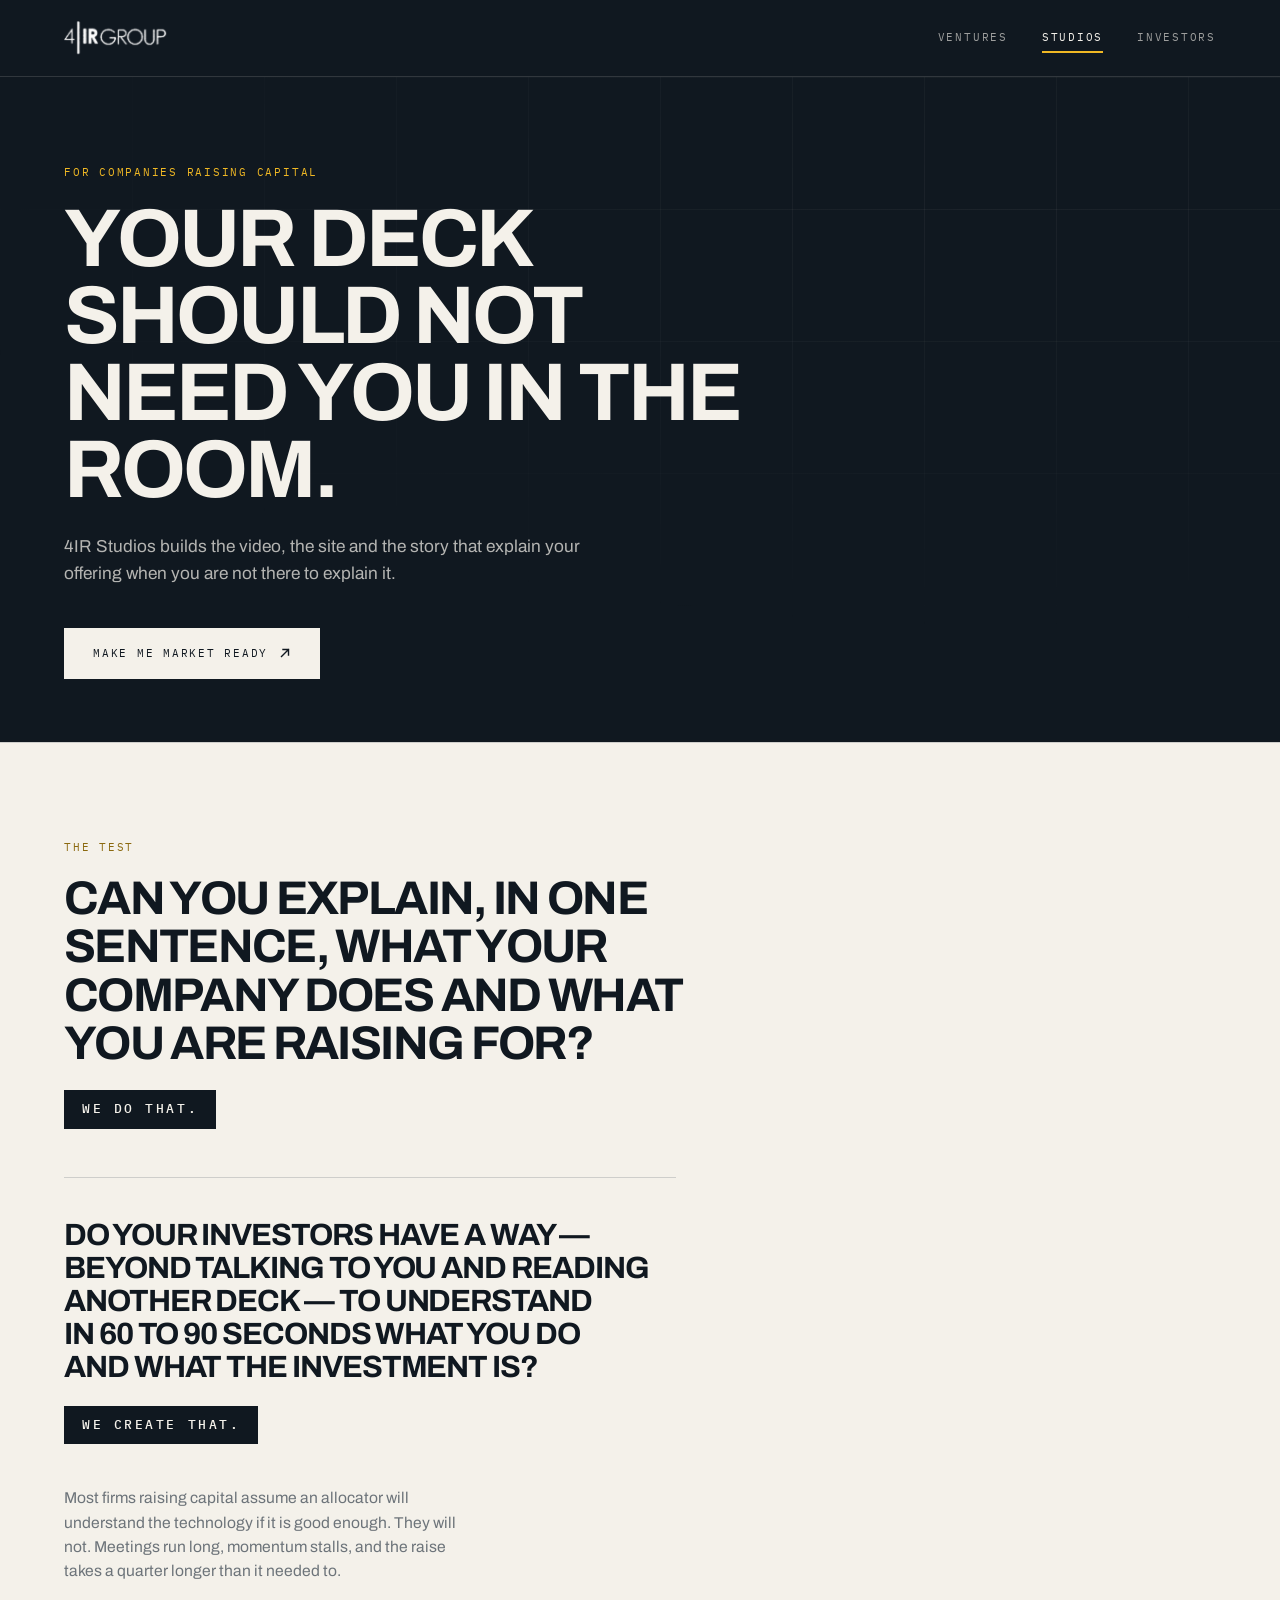
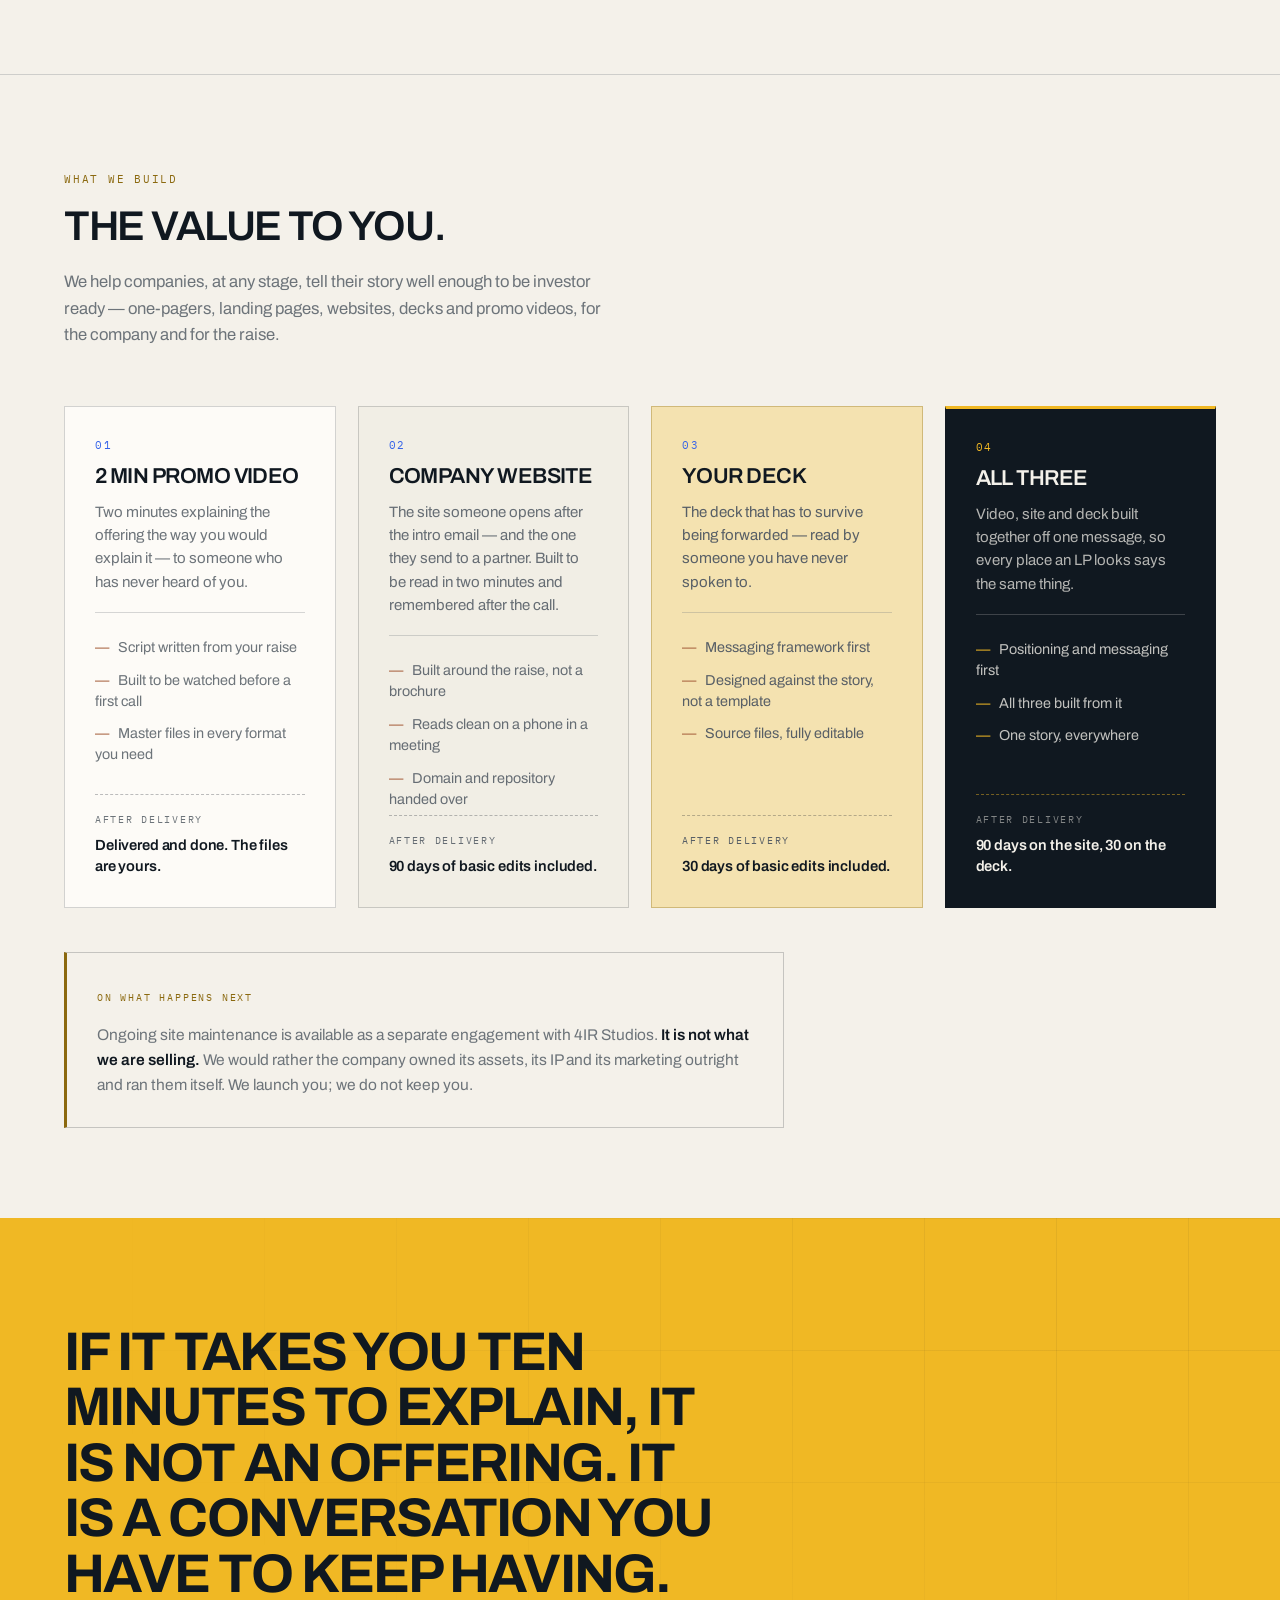
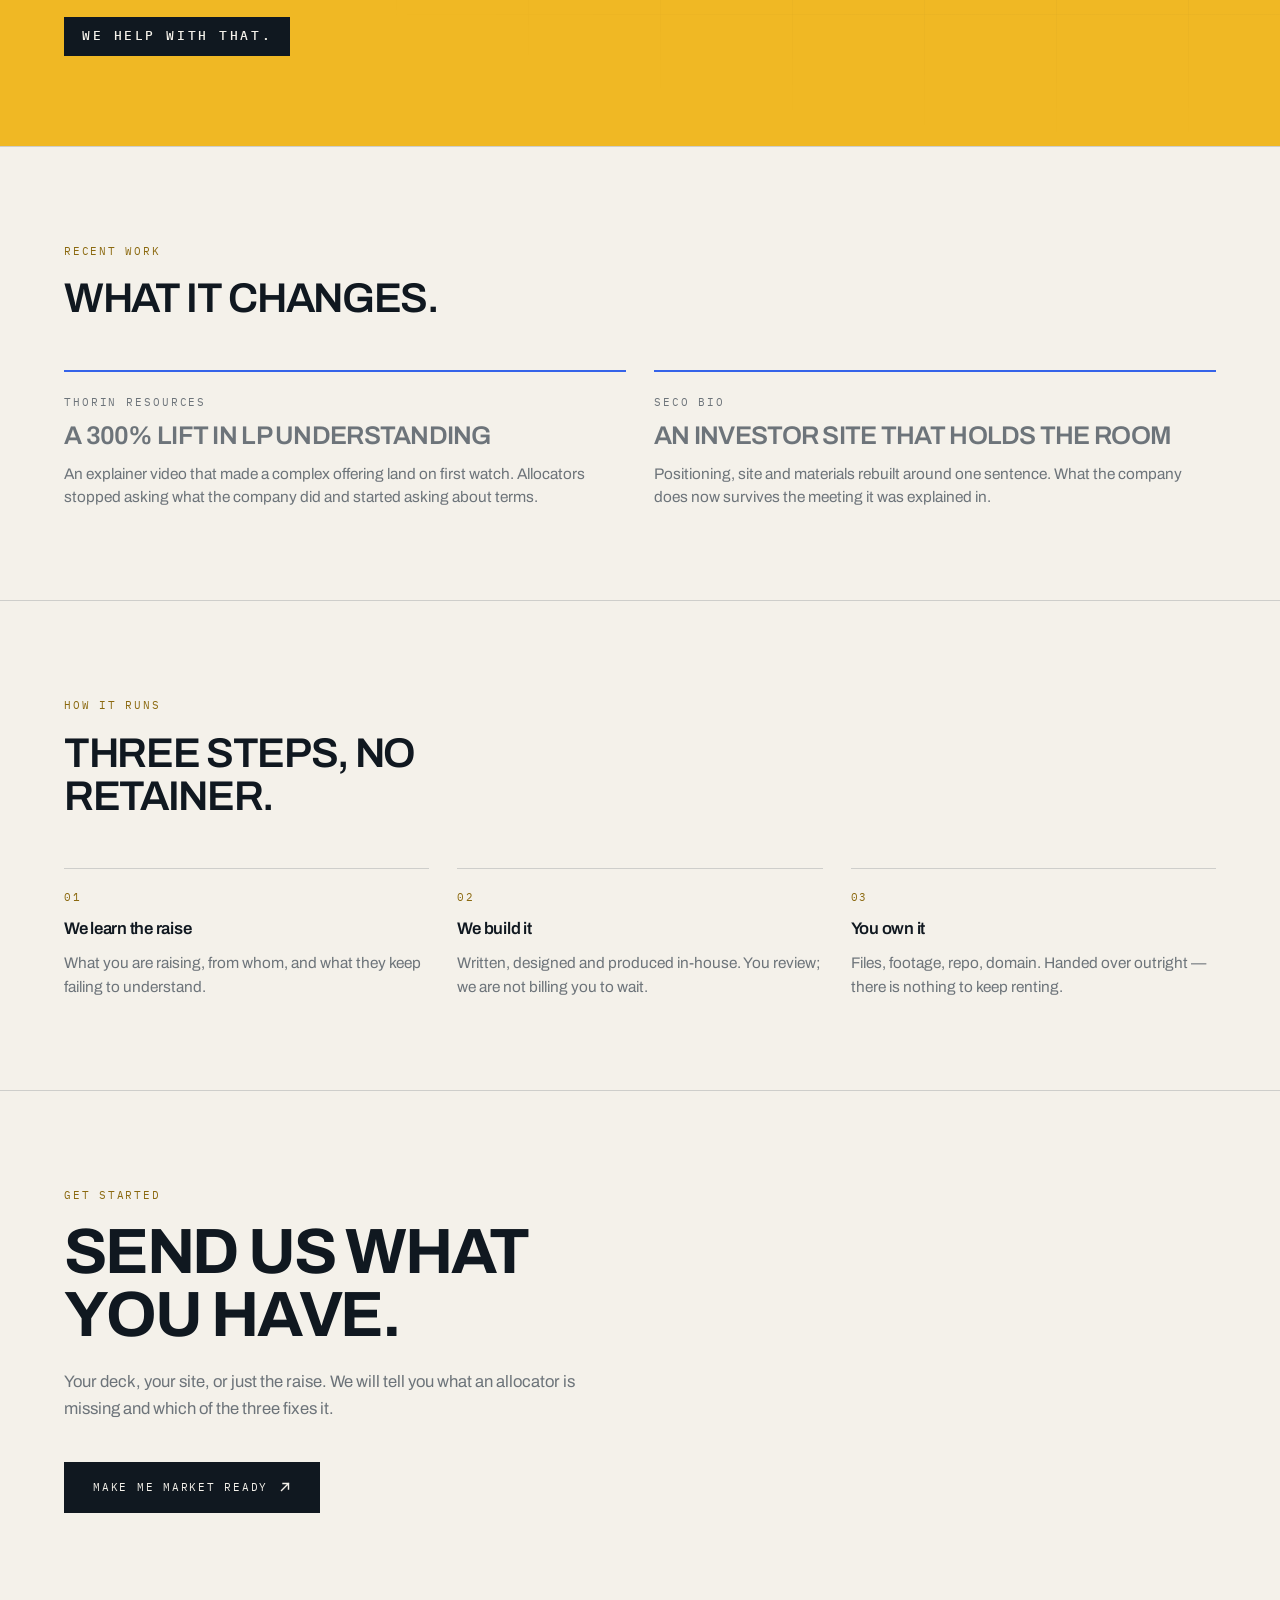
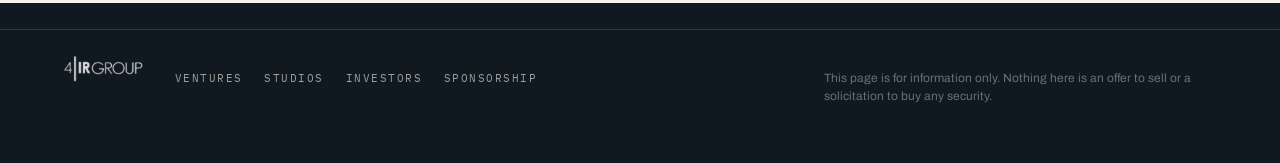
<file: studios/value/index.html>
<!DOCTYPE html>
<html lang="en">
<head>
<meta charset="utf-8">
<meta name="viewport" content="width=device-width, initial-scale=1">
<title>What we build — 4IR Studios</title>
<meta name="description" content="Capital markets marketing for firms raising capital: the promo video, the investor site and the story that explain your offering when you are not in the room.">
<link rel="preconnect" href="https://fonts.googleapis.com">
<link rel="preconnect" href="https://fonts.gstatic.com" crossorigin>
<link href="https://fonts.googleapis.com/css2?family=Archivo:wght@300;400;500;600;700&family=IBM+Plex+Mono:wght@400;500&display=swap" rel="stylesheet">
<link rel="stylesheet" href="/assets/site.css">
<style>

  .page-head{min-height:min(44vh,400px);display:flex;align-items:flex-end}
  .page-head .wrap{width:100%}

  /* ---------- proof ---------- */
  .work{display:grid;grid-template-columns:repeat(2,minmax(0,1fr));gap:clamp(18px,2.6vw,28px);
    margin-top:clamp(30px,4.5vw,50px)}
  .work > div{border-top:2px solid var(--cobalt);padding:22px 0 0}
  .work .who{font-family:var(--mono);font-size:10.5px;letter-spacing:.18em;text-transform:uppercase;color:var(--steel)}
  .work .result{margin:12px 0 0;font-size:clamp(1.15rem,2.2vw,1.6rem);font-weight:600;
    letter-spacing:-.028em;line-height:1.1;text-transform:uppercase}
  .work p{margin:12px 0 0;color:var(--steel);font-size:.96rem;line-height:1.55}
  @media(max-width:760px){.work{grid-template-columns:1fr}}

  /* ---------- how ---------- */
  .how{list-style:none;margin:clamp(30px,4.5vw,50px) 0 0;padding:0;
    display:grid;grid-template-columns:repeat(3,minmax(0,1fr));gap:clamp(18px,2.6vw,28px)}
  .how li{border-top:var(--rule);padding:20px 0 0}
  .how .n{font-family:var(--mono);font-size:11px;letter-spacing:.16em;color:var(--gold-deep)}
  .how h3{margin:10px 0 0;font-size:1.05rem;font-weight:600;letter-spacing:-.015em}
  .how p{margin:10px 0 0;color:var(--steel);font-size:.96rem;line-height:1.55}
  @media(max-width:760px){.how{grid-template-columns:1fr}}

  .close h2{margin:14px 0 0;max-width:16ch;font-size:clamp(2rem,5.2vw,4rem);
    line-height:.98;letter-spacing:-.035em;font-weight:700;text-transform:uppercase}
  .close p{margin:22px 0 0;max-width:52ch;color:var(--steel);font-size:clamp(1rem,1.3vw,1.1rem);line-height:1.6}

  /* ---------- the test ---------- */
  /* The questions lead on parchment; the gold is saved for one strip in the
     middle of the page, where it lands as a break rather than a wall. */
  .test .ask{
    margin:16px 0 0;max-width:26ch;
    font-size:clamp(1.55rem,3.7vw,2.95rem);
    line-height:1.02;letter-spacing:-.035em;font-weight:700;text-transform:uppercase;
    text-wrap:balance;
  }
  .test .ask.second{
    margin-top:clamp(32px,4.4vw,48px);padding-top:clamp(28px,3.6vw,40px);
    border-top:var(--rule);
    max-width:34ch;font-size:clamp(1.15rem,2.4vw,1.95rem);line-height:1.08;
  }
  .test .attrib{
    margin:clamp(30px,4vw,42px) 0 0;max-width:46ch;
    font-size:.98rem;line-height:1.55;color:var(--steel);
  }
  .reply{
    display:inline-block;margin:clamp(16px,2vw,22px) 0 0;max-width:none;
    background:var(--midnight);color:var(--parchment);
    font-family:var(--mono);font-weight:500;
    font-size:clamp(.72rem,1vw,.82rem);letter-spacing:.2em;line-height:1;
    padding:13px 18px;text-transform:uppercase;
  }
  .reply::after{content:"."}

  /* One strip, tight around its two lines. */
  .verdict-band{padding:clamp(38px,5vw,64px) 0}
  .verdict-band p{max-width:28ch}
  /* .band.gold p sets the display type, so the chip has to out-specify it. */
  .band.gold .reply{
    background:var(--midnight);color:var(--parchment);
    font-family:var(--mono);font-weight:500;
    font-size:clamp(.72rem,1vw,.82rem);letter-spacing:.2em;line-height:1;
    max-width:none;padding:13px 18px;
  }

  /* ---------- the menu ---------- */
  /* Four cards read as a menu rather than an essay: what it is, what is in
     it, and what happens after delivery — which is the question a founder
     is really asking when they compare these. */
  .tiers{list-style:none;margin:clamp(34px,5vw,58px) 0 0;padding:0;
    display:grid;grid-template-columns:repeat(4,minmax(0,1fr));gap:clamp(14px,1.8vw,22px);align-items:stretch}
  /* Each tier sits a step deeper than the one before it, so the ladder itself
     reads as increasing scope and the set lands on midnight. The body ink
     darkens with the ground to hold contrast above 4.5:1 on every card. */
  .tiers > li:nth-child(1){--card:#FDFBF7;--ink:#6D747A}
  .tiers > li:nth-child(2){--card:#F1EEE5;--ink:#666D74}
  /* Third tier takes a pale gold so the warmth builds into the midnight
     card and its gold edge, rather than stepping through neutrals alone. */
  .tiers > li:nth-child(3){--card:#F4E2B0;--ink:#585F66;border-color:rgba(139,105,15,.34)}
  .tiers > li{background:var(--card,transparent);
    border:1px solid rgba(16,24,32,.18);padding:clamp(22px,2.6vw,30px);
    display:flex;flex-direction:column;
    opacity:0;transform:translateY(16px);
    transition:opacity .55s cubic-bezier(.2,.7,.2,1),transform .55s cubic-bezier(.2,.7,.2,1),border-color .25s;
  }
  .tiers.in > li{opacity:1;transform:none}
  .tiers.in > li:nth-child(2){transition-delay:.1s}
  .tiers.in > li:nth-child(3){transition-delay:.2s}
  .tiers.in > li:nth-child(4){transition-delay:.3s}
  .tiers > li:hover{border-color:var(--cobalt)}
  /* The set is the one being sold, so it carries the dark ground. */
  .tiers > li.all{background:var(--midnight);color:var(--parchment);border-color:var(--midnight);border-top:3px solid var(--gold)}
  .tiers .n{font-family:var(--mono);font-size:10.5px;letter-spacing:.18em;text-transform:uppercase;color:var(--cobalt)}
  .tiers > li.all .n{color:var(--gold)}
  .tiers h3{margin:12px 0 0;font-size:clamp(1.05rem,1.9vw,1.35rem);line-height:1.08;
    letter-spacing:-.025em;font-weight:600;text-transform:uppercase}
  .tiers .what{margin:12px 0 0;font-size:.94rem;line-height:1.55;color:var(--ink,var(--steel))}
  .tiers > li.all .what{color:rgba(244,241,234,.72)}
  .tiers .inc{list-style:none;margin:18px 0 0;padding:18px 0 0;border-top:var(--rule)}
  .tiers > li.all .inc{border-top-color:rgba(244,241,234,.2)}
  .tiers .inc li{padding:6px 0;font-size:.9rem;line-height:1.45;color:var(--ink,var(--steel))}
  .tiers > li.all .inc li{color:rgba(244,241,234,.78)}
  .tiers .inc li::before{content:"\2014";color:var(--oxide);margin-right:9px}
  .tiers > li.all .inc li::before{color:var(--gold)}
  /* Pinned to the bottom so the after-delivery terms line up across cards. */
  .tiers .after{margin:auto 0 0;padding-top:18px;border-top:1px dashed rgba(16,24,32,.28)}
  .tiers > li.all .after{border-top-color:rgba(240,184,36,.45)}
  .tiers .after .k{display:block;font-family:var(--mono);font-size:9.5px;letter-spacing:.18em;
    text-transform:uppercase;color:var(--ink,var(--steel))}
  .tiers > li.all .after .k{color:rgba(244,241,234,.5)}
  .tiers .after .v{display:block;margin-top:7px;font-size:.92rem;line-height:1.45;font-weight:600;letter-spacing:-.01em}
  @media(max-width:1000px){.tiers{grid-template-columns:repeat(2,minmax(0,1fr))}}
  @media(max-width:620px){.tiers{grid-template-columns:1fr}}
  @media (prefers-reduced-motion:reduce){.tiers > li{opacity:1;transform:none;transition:none}}

  /* ---------- ownership note ---------- */
  .ownership{
    margin-top:clamp(28px,4vw,44px);padding:clamp(22px,3vw,30px);
    border:1px solid rgba(16,24,32,.2);border-left:3px solid var(--gold-deep);
    max-width:72ch;
  }
  .ownership .k{font-family:var(--mono);font-size:10px;letter-spacing:.18em;text-transform:uppercase;color:var(--gold-deep)}
  .ownership p{margin:12px 0 0;font-size:.97rem;line-height:1.62;color:var(--steel)}
  .ownership strong{color:var(--midnight);font-weight:600}
</style>
</head>
<body>

<header class="masthead">
  <div class="wrap">
    <a class="wordmark" href="/"><img class="logo" src="[data-uri]" alt="4IR Group"></a>
    <nav>
      <a href="/ventures/">Ventures</a>
      <a href="/studios/" aria-current="page">Studios</a>
      <a href="/investors/">Investors</a>
    </nav>
  </div>
</header>

<main id="top">

  <section class="page-head">
    <div class="wrap">
      <span class="eyebrow">For companies raising capital</span>
      <h1>Your deck should not need you in the room.</h1>
      <p class="lede">4IR Studios builds the video, the site and the story that explain your offering when you are not there to explain it.</p>
      <div class="actions">
        <button class="btn btn-solid on-dark" type="button" data-form="studios">Make me market ready <svg width="12" height="12" viewBox="0 0 12 12" fill="none" aria-hidden="true"><path d="M2.5 9.5L9.5 2.5M9.5 2.5H4M9.5 2.5V8" stroke="currentColor" stroke-width="1.4" stroke-linecap="square"/></svg></button>
      </div>
    </div>
  </section>

  <section class="band test">
    <div class="wrap">
      <span class="eyebrow">The test</span>
      <p class="ask">Can you explain, in one sentence, what your company does and what you are raising for?</p>
      <p class="reply">We do that</p>
      <p class="ask second">Do your investors have a way — beyond talking to you and reading another deck — to understand in 60 to 90 seconds what you do and what the investment is?</p>
      <p class="reply">We create that</p>
      <p class="attrib">Most firms raising capital assume an allocator will understand the technology if it is good enough. They will not. Meetings run long, momentum stalls, and the raise takes a quarter longer than it needed to.</p>
    </div>
  </section>

  <section class="band">
    <div class="wrap">
      <div class="lead-in">
        <span class="eyebrow">What we build</span>
        <h2>The value to you.</h2>
        <p>We help companies, at any stage, tell their story well enough to be investor ready — one-pagers, landing pages, websites, decks and promo videos, for the company and for the raise.</p>
      </div>
      <ul class="tiers" id="svc">
        <li>
          <div class="n">01</div>
          <h3>2 min promo video</h3>
          <p class="what">Two minutes explaining the offering the way you would explain it — to someone who has never heard of you.</p>
          <ul class="inc"><li>Script written from your raise</li><li>Built to be watched before a first call</li><li>Master files in every format you need</li></ul>
          <div class="after"><span class="k">After delivery</span><span class="v">Delivered and done. The files are yours.</span></div>
        </li>
        <li>
          <div class="n">02</div>
          <h3>Company website</h3>
          <p class="what">The site someone opens after the intro email — and the one they send to a partner. Built to be read in two minutes and remembered after the call.</p>
          <ul class="inc"><li>Built around the raise, not a brochure</li><li>Reads clean on a phone in a meeting</li><li>Domain and repository handed over</li></ul>
          <div class="after"><span class="k">After delivery</span><span class="v">90 days of basic edits included.</span></div>
        </li>
        <li>
          <div class="n">03</div>
          <h3>Your deck</h3>
          <p class="what">The deck that has to survive being forwarded — read by someone you have never spoken to.</p>
          <ul class="inc"><li>Messaging framework first</li><li>Designed against the story, not a template</li><li>Source files, fully editable</li></ul>
          <div class="after"><span class="k">After delivery</span><span class="v">30 days of basic edits included.</span></div>
        </li>
        <li class="all">
          <div class="n">04</div>
          <h3>All three</h3>
          <p class="what">Video, site and deck built together off one message, so every place an LP looks says the same thing.</p>
          <ul class="inc"><li>Positioning and messaging first</li><li>All three built from it</li><li>One story, everywhere</li></ul>
          <div class="after"><span class="k">After delivery</span><span class="v">90 days on the site, 30 on the deck.</span></div>
        </li>
      </ul>

      <div class="ownership">
        <span class="k">On what happens next</span>
        <p>Ongoing site maintenance is available as a separate engagement with 4IR Studios. <strong>It is not what we are selling.</strong> We would rather the company owned its assets, its IP and its marketing outright and ran them itself. We launch you; we do not keep you.</p>
      </div>
    </div>
  </section>

  <section class="band gold verdict-band">
    <div class="wrap">
      <p>If it takes you ten minutes to explain, it is not an offering. It is a conversation you have to keep having.</p>
      <p class="reply">We help with that</p>
    </div>
  </section>

  <section class="band">
    <div class="wrap">
      <div class="lead-in">
        <span class="eyebrow">Recent work</span>
        <h2>What it changes.</h2>
      </div>
      <div class="work">
        <div>
          <div class="who">Thorin Resources</div>
          <p class="result">A 300% lift in LP understanding</p>
          <p>An explainer video that made a complex offering land on first watch. Allocators stopped asking what the company did and started asking about terms.</p>
        </div>
        <div>
          <div class="who">Seco Bio</div>
          <p class="result">An investor site that holds the room</p>
          <p>Positioning, site and materials rebuilt around one sentence. What the company does now survives the meeting it was explained in.</p>
        </div>
      </div>
    </div>
  </section>

  <section class="band">
    <div class="wrap">
      <div class="lead-in">
        <span class="eyebrow">How it runs</span>
        <h2>Three steps, no retainer.</h2>
      </div>
      <ul class="how">
        <li><div class="n">01</div><h3>We learn the raise</h3><p>What you are raising, from whom, and what they keep failing to understand.</p></li>
        <li><div class="n">02</div><h3>We build it</h3><p>Written, designed and produced in-house. You review; we are not billing you to wait.</p></li>
        <li><div class="n">03</div><h3>You own it</h3><p>Files, footage, repo, domain. Handed over outright — there is nothing to keep renting.</p></li>
      </ul>
    </div>
  </section>

  <section class="band close">
    <div class="wrap">
      <span class="eyebrow">Get started</span>
      <h2>Send us what you have.</h2>
      <p>Your deck, your site, or just the raise. We will tell you what an allocator is missing and which of the three fixes it.</p>
      <div class="actions">
        <button class="btn btn-solid" type="button" data-form="studios">Make me market ready <svg width="12" height="12" viewBox="0 0 12 12" fill="none" aria-hidden="true"><path d="M2.5 9.5L9.5 2.5M9.5 2.5H4M9.5 2.5V8" stroke="currentColor" stroke-width="1.4" stroke-linecap="square"/></svg></button>
      </div>
    </div>
  </section>

</main>

<footer>
  <div class="wrap">
    <img class="logo logo-sm" src="[data-uri]" alt="4IR Group">
    <nav class="foot-nav" aria-label="Footer">
      <a href="/ventures/">Ventures</a>
      <a href="/studios/">Studios</a>
      <a href="/investors/">Investors</a>
      <a href="/studios/fallroadshow/">Sponsorship</a>
    </nav>
    <p class="legal">This page is for information only. Nothing here is an offer to sell or a solicitation to buy any security.</p>
  </div>
</footer>

<script src="/assets/form.js" defer></script>
<script>
  (function () {
    var el = document.getElementById('svc');
    if (!el) return;
    if (window.matchMedia('(prefers-reduced-motion: reduce)').matches ||
        !('IntersectionObserver' in window)) { el.classList.add('in'); return; }
    new IntersectionObserver(function (e, o) {
      if (!e[0].isIntersecting) return;
      el.classList.add('in'); o.disconnect();
    }, { threshold: 0.2 }).observe(el);
  })();
</script>
</body>
</html>
</file>
<file: assets/site.css>
/* Shared across every page on 4irg.com: tokens, reset, masthead, footer.
   Page-specific rules stay inline in the page that uses them. */


  :root{
    --midnight:#101820;
    --parchment:#F4F1EA;
    --parchment-deep:#E8E4DA;
    --steel:#6D747A;
    --cobalt:#3563E9;
    --oxide:#A55D3B;
    /* Third accent. Two tones because one cannot serve both grounds:
       --gold is 9.87:1 on midnight, --gold-deep is 4.51:1 on parchment.
       Gold labels; cobalt stays the interactive colour. */
    --gold:#F0B824;
    --gold-deep:#8B690F;

    --display:"Archivo", "Helvetica Neue", Helvetica, Arial, sans-serif;
    --mono:"IBM Plex Mono", ui-monospace, SFMono-Regular, Menlo, monospace;

    --gutter:clamp(20px, 5vw, 72px);
    --rule:1px solid rgba(109,116,122,.28);
  }

  *{box-sizing:border-box}
  html{scroll-behavior:smooth}
  body{
    margin:0;
    background:var(--parchment);
    color:var(--midnight);
    font-family:var(--display);
    font-size:17px;
    line-height:1.55;
    -webkit-font-smoothing:antialiased;
  }
  a{color:inherit}
  ::selection{background:var(--cobalt);color:var(--parchment)}
  :focus-visible{outline:2px solid var(--cobalt);outline-offset:3px}

  .wrap{max-width:1360px;margin:0 auto;padding:0 var(--gutter)}

  .eyebrow{
    font-family:var(--mono);
    font-size:11px;
    letter-spacing:.16em;
    text-transform:uppercase;
    color:var(--gold-deep);
  }

  /* ---------- header ---------- */
  .masthead{
    position:sticky;top:0;z-index:20;
    background:var(--midnight);
    color:var(--parchment);
    border-bottom:1px solid rgba(244,241,234,.14);
  }
  .masthead .wrap{
    display:flex;align-items:center;gap:24px;
    height:76px;
  }
  .wordmark{display:inline-flex;align-items:center;text-decoration:none}
  .logo{display:block;height:34px;width:auto}
  .logo-sm{height:26px;opacity:.85}

  /* ---------- section frame ---------- */
  section.band{padding:clamp(64px,10vh,120px) 0;border-top:var(--rule)}

  /* ---------- footer ---------- */
  footer{background:var(--midnight);color:rgba(244,241,234,.4);padding:26px 0 46px}
  footer .wrap{display:flex;flex-wrap:wrap;gap:14px 32px;align-items:baseline;border-top:1px solid rgba(244,241,234,.14);padding-top:26px}
  footer small{font-family:var(--mono);font-size:10.5px;letter-spacing:.1em;text-transform:uppercase}
  footer .legal{max-width:56ch;font-size:12px;line-height:1.5;letter-spacing:0;text-transform:none;margin-left:auto}

  @media (prefers-reduced-motion:reduce){
    html{scroll-behavior:auto}
    .stratum{opacity:1;transform:none;transition:none}
    *{animation:none!important}
  }

  /* ---------- nav ---------- */
  /* Added when the site grew past one page. The masthead was a logo and
     nothing else, so this is built to sit in that same 60px bar without
     changing its proportions. */
  .masthead nav{margin-left:auto;display:flex;gap:clamp(18px,3vw,34px)}
  .masthead nav a{
    position:relative;
    font-family:var(--mono);font-size:11px;letter-spacing:.16em;text-transform:uppercase;
    color:rgba(244,241,234,.62);text-decoration:none;
    padding:6px 0;
    transition:color .2s ease;
  }
  /* The rule is drawn rather than toggled: it grows from the left on the way
     in and retreats the same way, so the hover has a direction. */
  .masthead nav a::after{
    content:"";position:absolute;left:0;right:0;bottom:0;height:1.5px;
    background:var(--gold);
    transform:scaleX(0);transform-origin:left center;
    transition:transform .28s cubic-bezier(.4,0,.2,1);
  }
  .masthead nav a:hover{color:var(--parchment)}
  .masthead nav a:hover::after{transform:scaleX(1)}
  /* aria-current marks the page you are on, so the styling follows the
     accessibility state rather than a second hand-maintained class. */
  .masthead nav a[aria-current="page"]{color:var(--parchment)}
  .masthead nav a[aria-current="page"]::after{transform:scaleX(1)}
  @media(max-width:420px){
    .masthead nav{gap:16px}
    .masthead nav a{font-size:10px;letter-spacing:.12em}
  }

  /* ---------- page head (every page below the home page) ---------- */
  .page-head{background:var(--midnight);color:var(--parchment);padding:clamp(52px,9vh,104px) 0 clamp(44px,7vh,82px);position:relative;overflow:hidden}
  .page-head::after{
    content:"";position:absolute;inset:0;pointer-events:none;
    background-image:linear-gradient(rgba(244,241,234,.05) 1px,transparent 1px),
                     linear-gradient(90deg,rgba(244,241,234,.05) 1px,transparent 1px);
    background-size:132px 132px;
    mask-image:radial-gradient(120% 90% at 78% 20%,#000,transparent 72%);
    -webkit-mask-image:radial-gradient(120% 90% at 78% 20%,#000,transparent 72%);
  }
  .page-head .wrap{position:relative;z-index:1}
  .page-head .eyebrow{color:var(--gold)}
  .page-head h1{
    margin:16px 0 0;max-width:15ch;
    font-size:clamp(2.3rem,6.4vw,5.2rem);
    line-height:.94;letter-spacing:-.035em;font-weight:700;text-transform:uppercase;
  }
  .page-head .lede{margin:26px 0 0;max-width:52ch;font-size:clamp(1rem,1.35vw,1.2rem);color:rgba(244,241,234,.72)}

  /* ---------- buttons ---------- */
  .btn{
    /* Used on both <a> and <button>; the resets keep them identical. */
    appearance:none;-webkit-appearance:none;font:inherit;cursor:pointer;
    display:inline-flex;align-items:center;gap:11px;
    font-family:var(--mono);font-size:11px;letter-spacing:.16em;text-transform:uppercase;
    text-decoration:none;padding:16px 28px;border:1px solid transparent;
    transition:background-color .2s,color .2s,border-color .2s;
  }
  .btn svg{flex:0 0 auto}
  .btn-solid{background:var(--midnight);color:var(--parchment);border-color:var(--midnight)}
  .btn-solid:hover{background:var(--cobalt);border-color:var(--cobalt)}
  .btn-line{color:var(--midnight);border-color:rgba(16,24,32,.34)}
  .btn-line:hover{background:var(--midnight);color:var(--parchment);border-color:var(--midnight)}
  .on-dark .btn-solid,.btn-solid.on-dark{background:var(--parchment);color:var(--midnight);border-color:var(--parchment)}
  .on-dark .btn-solid:hover,.btn-solid.on-dark:hover{background:var(--cobalt);border-color:var(--cobalt);color:var(--parchment)}
  .on-dark .btn-line,.btn-line.on-dark{color:var(--parchment);border-color:rgba(244,241,234,.38)}
  .on-dark .btn-line:hover,.btn-line.on-dark:hover{background:var(--parchment);color:var(--midnight);border-color:var(--parchment)}
  .actions{display:flex;flex-wrap:wrap;gap:12px 14px;margin-top:clamp(28px,4vw,40px)}

  /* ---------- section lead-in ---------- */
  .lead-in{max-width:56ch}
  .lead-in h2{
    margin:14px 0 0;
    font-size:clamp(1.6rem,3.4vw,2.6rem);
    line-height:1.04;letter-spacing:-.032em;font-weight:600;text-transform:uppercase;
  }
  .lead-in p{margin:20px 0 0;color:var(--steel);font-size:clamp(1rem,1.3vw,1.1rem);line-height:1.6}

  /* ---------- audience bar ---------- */
  /* The other reader's door, in the hero. Founders get the headline; this
     costs them nothing and stops investors bouncing before they scroll. */
  .aud-bar{
    margin-top:clamp(30px,4.5vw,46px);
    display:inline-flex;flex-wrap:wrap;align-items:center;gap:8px 18px;
    padding:14px 22px;
    border:1px solid rgba(244,241,234,.22);
    font-size:.95rem;color:rgba(244,241,234,.66);
  }
  .aud-bar a{
    font-family:var(--mono);font-size:11px;letter-spacing:.16em;text-transform:uppercase;
    color:var(--parchment);text-decoration:none;
    display:inline-flex;align-items:center;gap:8px;
    border-bottom:1px solid rgba(244,241,234,.4);padding-bottom:3px;
    transition:color .2s,border-color .2s;
  }
  .aud-bar a:hover{color:var(--cobalt);border-color:var(--cobalt)}
  .band .aud-bar{border-color:rgba(16,24,32,.2);color:var(--steel)}
  .band .aud-bar a{color:var(--midnight);border-bottom-color:rgba(16,24,32,.34)}

  /* ---------- footer nav ---------- */
  /* The pillar line was typography pretending to be navigation. Now it is
     navigation, and sponsorship lives here rather than in the masthead:
     a third audience in the nav would dilute the two that matter most. */
  .foot-nav{display:flex;flex-wrap:wrap;gap:10px 22px}
  .foot-nav a{
    font-family:var(--mono);font-size:10.5px;letter-spacing:.14em;text-transform:uppercase;
    color:rgba(244,241,234,.62);text-decoration:none;
    border-bottom:1px solid transparent;padding-bottom:2px;
    transition:color .2s,border-color .2s;
  }
  .foot-nav a:hover{color:var(--parchment);border-bottom-color:var(--cobalt)}

  /* ---------- gold statement band ---------- */
  /* One per page, and one line only. At full width this colour will take
     over anything it shares a band with, so it gets a single sentence and
     nothing else to compete with. Midnight on gold is 9.87:1. */
  .band.gold{
    background:var(--gold);color:var(--midnight);
    border-top:none;
    padding:clamp(44px,7vw,92px) 0;
    position:relative;overflow:hidden;
  }
  .band.gold::after{
    content:"";position:absolute;inset:0;pointer-events:none;
    background-image:linear-gradient(rgba(16,24,32,.07) 1px,transparent 1px),
                     linear-gradient(90deg,rgba(16,24,32,.07) 1px,transparent 1px);
    background-size:132px 132px;
    mask-image:radial-gradient(120% 120% at 88% 16%,#000,transparent 70%);
    -webkit-mask-image:radial-gradient(120% 120% at 88% 16%,#000,transparent 70%);
  }
  .band.gold .wrap{position:relative;z-index:1}
  .band.gold .eyebrow{color:rgba(16,24,32,.62)}
  .band.gold p{
    margin:16px 0 0;max-width:24ch;
    font-size:clamp(1.7rem,4.4vw,3.4rem);
    line-height:1.02;letter-spacing:-.035em;font-weight:700;text-transform:uppercase;
    text-wrap:balance;
  }
  .band.gold .attrib{
    margin:clamp(22px,3vw,32px) 0 0;max-width:46ch;
    font-size:.98rem;line-height:1.55;font-weight:400;text-transform:none;letter-spacing:0;
    color:rgba(16,24,32,.7);
  }

  /* ---------- transparent masthead ---------- */
  /* On a page that opens on video, the bar becomes part of the frame rather
     than a lid on it: the footage runs to the top edge and the masthead
     floats over it, with a short scrim so the mark and nav stay readable
     against whatever the video is doing underneath. */
  body.hero-top .masthead{
    position:absolute;top:0;left:0;right:0;
    background:transparent;border-bottom:none;
  }
  body.hero-top .masthead::before{
    content:"";position:absolute;inset:0;z-index:-1;pointer-events:none;
    background:linear-gradient(to bottom, rgba(16,24,32,.55), rgba(16,24,32,0));
  }
  /* The hero starts at the very top and pads itself clear of the bar. */
  body.hero-top .hero{padding-top:clamp(120px,17vh,190px)}

  /* The kinds of capital, set as a row under the claim. Mono and small so it
     reads as a definition of the word above it rather than a second heading. */
  .band.gold .kinds{
    list-style:none;margin:clamp(26px,3.6vw,38px) 0 0;padding:clamp(22px,3vw,28px) 0 0;
    border-top:1px solid rgba(16,24,32,.22);
    display:flex;flex-wrap:wrap;gap:10px 0;
  }
  .band.gold .kinds li{
    font-family:var(--mono);font-size:11px;letter-spacing:.16em;text-transform:uppercase;
    color:rgba(16,24,32,.78);
  }
  .band.gold .kinds li+li::before{content:"\00b7";margin:0 18px;color:rgba(16,24,32,.42)}
  @media(max-width:560px){
    .band.gold .kinds li{font-size:9.5px;letter-spacing:.1em}
    .band.gold .kinds li+li::before{margin:0 10px}
  }

  /* ---------- enquiry dialog ---------- */
  dialog.enquiry{
    border:0;padding:0;max-width:620px;width:calc(100% - 32px);
    background:var(--parchment);color:var(--midnight);
  }
  dialog.enquiry::backdrop{background:rgba(16,24,32,.74)}
  .enquiry-inner{padding:clamp(26px,4vw,44px)}
  .enquiry-head{display:flex;align-items:flex-start;justify-content:space-between;gap:20px}
  .enquiry-head h2{
    margin:12px 0 0;max-width:18ch;
    font-size:clamp(1.5rem,3.2vw,2.2rem);
    line-height:1.02;letter-spacing:-.032em;font-weight:700;text-transform:uppercase;
  }
  .enquiry-close{
    appearance:none;background:none;border:1px solid rgba(16,24,32,.24);
    width:38px;height:38px;flex:0 0 auto;cursor:pointer;color:var(--midnight);
    font-size:17px;line-height:1;transition:background-color .2s,color .2s;
  }
  .enquiry-close:hover{background:var(--midnight);color:var(--parchment)}
  .enquiry form{margin-top:26px;display:grid;gap:16px}
  .enquiry .row{display:grid;grid-template-columns:1fr 1fr;gap:16px}
  .enquiry label{display:block}
  .enquiry .lab{
    display:block;margin-bottom:7px;
    font-family:var(--mono);font-size:10px;letter-spacing:.16em;text-transform:uppercase;color:var(--steel);
  }
  .enquiry input,.enquiry select,.enquiry textarea{
    width:100%;font:inherit;font-size:.98rem;color:var(--midnight);
    background:#fff;border:1px solid rgba(16,24,32,.22);padding:12px 14px;border-radius:0;
  }
  .enquiry textarea{resize:vertical;min-height:88px}
  .enquiry input:focus,.enquiry select:focus,.enquiry textarea:focus{
    outline:2px solid var(--cobalt);outline-offset:1px;border-color:var(--cobalt);
  }
  .enquiry .hp{position:absolute;left:-9999px}
  .enquiry .note{margin:0;font-size:.82rem;color:var(--steel);line-height:1.5}
  .enquiry-done{padding:clamp(30px,5vw,54px);text-align:center}
  .enquiry-done h3{margin:0;font-size:1.5rem;font-weight:600;text-transform:uppercase;letter-spacing:-.03em}
  .enquiry-done p{margin:14px 0 0;color:var(--steel);line-height:1.6}
  @media(max-width:540px){.enquiry .row{grid-template-columns:1fr}}
</file>
